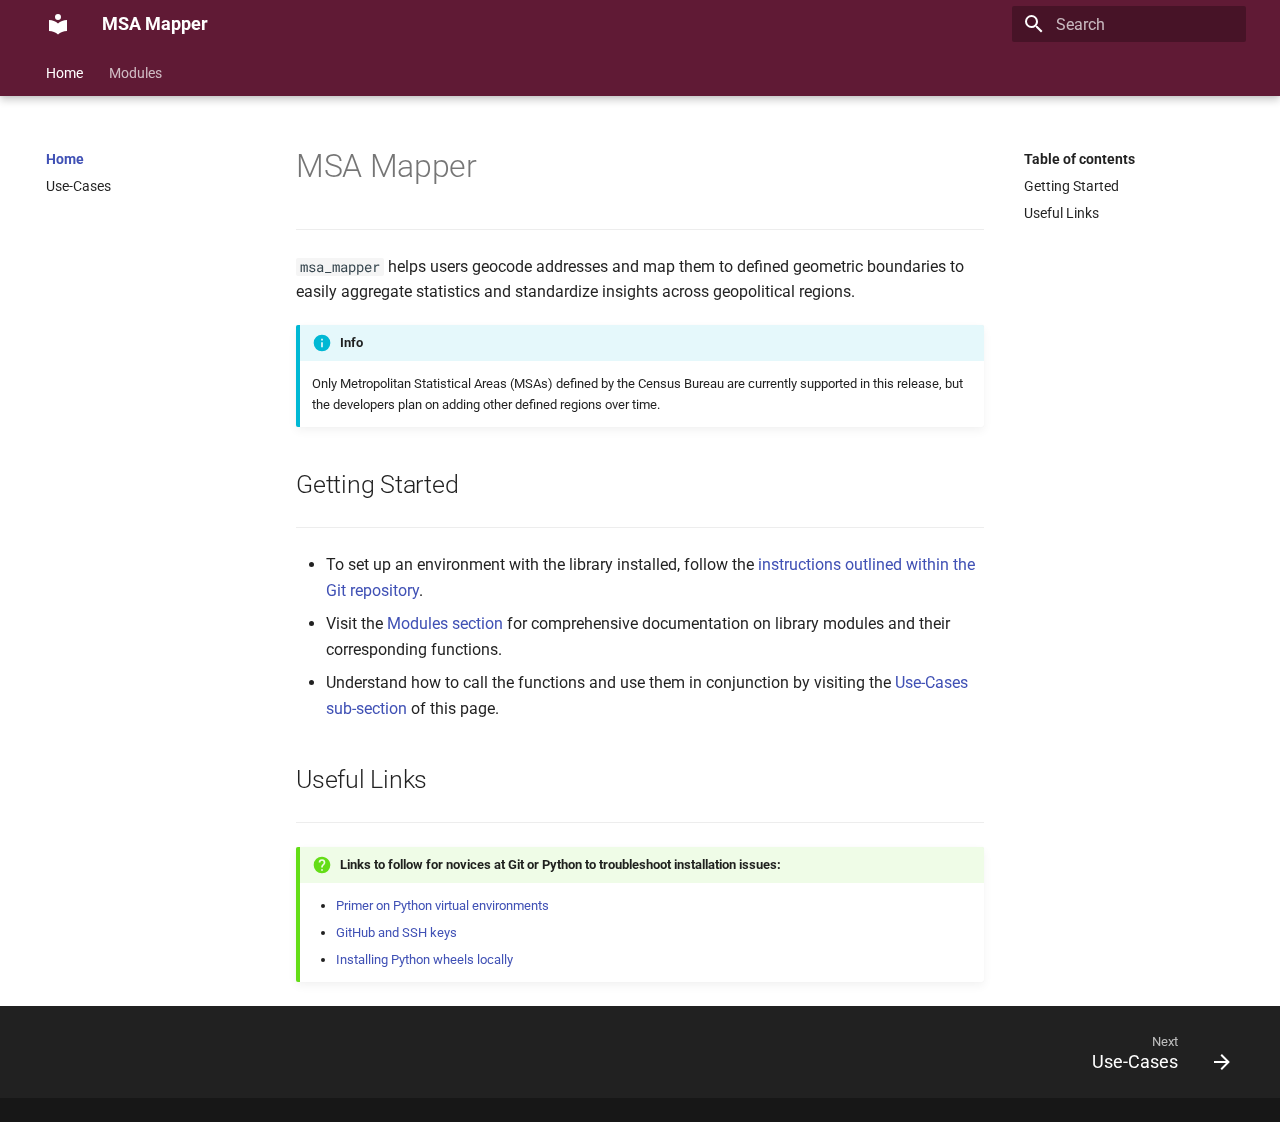
<file: index.html>
<!doctype html>
<html lang="en" class="no-js">
  <head>
    
      <meta charset="utf-8">
      <meta name="viewport" content="width=device-width,initial-scale=1">
      
      
      
      <link rel="icon" href="assets/images/favicon.png">
      <meta name="generator" content="mkdocs-1.3.0, mkdocs-material-8.3.8">
    
    
      
        <title>Home - MSA Mapper</title>
      
    
    
      <link rel="stylesheet" href="assets/stylesheets/main.1d29e8d0.min.css">
      
        
        <link rel="stylesheet" href="assets/stylesheets/palette.cbb835fc.min.css">
        
      
      
    
    
    
      
        
        
        <link rel="preconnect" href="https://fonts.gstatic.com" crossorigin>
        <link rel="stylesheet" href="https://fonts.googleapis.com/css?family=Roboto:300,300i,400,400i,700,700i%7CRoboto+Mono:400,400i,700,700i&display=fallback">
        <style>:root{--md-text-font:"Roboto";--md-code-font:"Roboto Mono"}</style>
      
    
    
      <link rel="stylesheet" href="assets/_mkdocstrings.css">
    
      <link rel="stylesheet" href="assets/extra.css">
    
    <script>__md_scope=new URL(".",location),__md_get=(e,_=localStorage,t=__md_scope)=>JSON.parse(_.getItem(t.pathname+"."+e)),__md_set=(e,_,t=localStorage,a=__md_scope)=>{try{t.setItem(a.pathname+"."+e,JSON.stringify(_))}catch(e){}}</script>
    
      

    
    
  </head>
  
  
    
    
    
    
    
    <body dir="ltr" data-md-color-scheme="" data-md-color-primary="none" data-md-color-accent="none">
  
    
    
    <input class="md-toggle" data-md-toggle="drawer" type="checkbox" id="__drawer" autocomplete="off">
    <input class="md-toggle" data-md-toggle="search" type="checkbox" id="__search" autocomplete="off">
    <label class="md-overlay" for="__drawer"></label>
    <div data-md-component="skip">
      
        
        <a href="#msa-mapper" class="md-skip">
          Skip to content
        </a>
      
    </div>
    <div data-md-component="announce">
      
    </div>
    
    
      

  

<header class="md-header md-header--lifted" data-md-component="header">
  <nav class="md-header__inner md-grid" aria-label="Header">
    <a href="." title="MSA Mapper" class="md-header__button md-logo" aria-label="MSA Mapper" data-md-component="logo">
      
  
  <svg xmlns="http://www.w3.org/2000/svg" viewBox="0 0 24 24"><path d="M12 8a3 3 0 0 0 3-3 3 3 0 0 0-3-3 3 3 0 0 0-3 3 3 3 0 0 0 3 3m0 3.54C9.64 9.35 6.5 8 3 8v11c3.5 0 6.64 1.35 9 3.54 2.36-2.19 5.5-3.54 9-3.54V8c-3.5 0-6.64 1.35-9 3.54Z"/></svg>

    </a>
    <label class="md-header__button md-icon" for="__drawer">
      <svg xmlns="http://www.w3.org/2000/svg" viewBox="0 0 24 24"><path d="M3 6h18v2H3V6m0 5h18v2H3v-2m0 5h18v2H3v-2Z"/></svg>
    </label>
    <div class="md-header__title" data-md-component="header-title">
      <div class="md-header__ellipsis">
        <div class="md-header__topic">
          <span class="md-ellipsis">
            MSA Mapper
          </span>
        </div>
        <div class="md-header__topic" data-md-component="header-topic">
          <span class="md-ellipsis">
            
              Home
            
          </span>
        </div>
      </div>
    </div>
    
    
    
      <label class="md-header__button md-icon" for="__search">
        <svg xmlns="http://www.w3.org/2000/svg" viewBox="0 0 24 24"><path d="M9.5 3A6.5 6.5 0 0 1 16 9.5c0 1.61-.59 3.09-1.56 4.23l.27.27h.79l5 5-1.5 1.5-5-5v-.79l-.27-.27A6.516 6.516 0 0 1 9.5 16 6.5 6.5 0 0 1 3 9.5 6.5 6.5 0 0 1 9.5 3m0 2C7 5 5 7 5 9.5S7 14 9.5 14 14 12 14 9.5 12 5 9.5 5Z"/></svg>
      </label>
      <div class="md-search" data-md-component="search" role="dialog">
  <label class="md-search__overlay" for="__search"></label>
  <div class="md-search__inner" role="search">
    <form class="md-search__form" name="search">
      <input type="text" class="md-search__input" name="query" aria-label="Search" placeholder="Search" autocapitalize="off" autocorrect="off" autocomplete="off" spellcheck="false" data-md-component="search-query" required>
      <label class="md-search__icon md-icon" for="__search">
        <svg xmlns="http://www.w3.org/2000/svg" viewBox="0 0 24 24"><path d="M9.5 3A6.5 6.5 0 0 1 16 9.5c0 1.61-.59 3.09-1.56 4.23l.27.27h.79l5 5-1.5 1.5-5-5v-.79l-.27-.27A6.516 6.516 0 0 1 9.5 16 6.5 6.5 0 0 1 3 9.5 6.5 6.5 0 0 1 9.5 3m0 2C7 5 5 7 5 9.5S7 14 9.5 14 14 12 14 9.5 12 5 9.5 5Z"/></svg>
        <svg xmlns="http://www.w3.org/2000/svg" viewBox="0 0 24 24"><path d="M20 11v2H8l5.5 5.5-1.42 1.42L4.16 12l7.92-7.92L13.5 5.5 8 11h12Z"/></svg>
      </label>
      <nav class="md-search__options" aria-label="Search">
        
          <a href="javascript:void(0)" class="md-search__icon md-icon" aria-label="Share" data-clipboard data-clipboard-text="" data-md-component="search-share" tabindex="-1">
            <svg xmlns="http://www.w3.org/2000/svg" viewBox="0 0 24 24"><path d="M18 16.08c-.76 0-1.44.3-1.96.77L8.91 12.7c.05-.23.09-.46.09-.7 0-.24-.04-.47-.09-.7l7.05-4.11c.54.5 1.25.81 2.04.81a3 3 0 0 0 3-3 3 3 0 0 0-3-3 3 3 0 0 0-3 3c0 .24.04.47.09.7L8.04 9.81C7.5 9.31 6.79 9 6 9a3 3 0 0 0-3 3 3 3 0 0 0 3 3c.79 0 1.5-.31 2.04-.81l7.12 4.15c-.05.21-.08.43-.08.66 0 1.61 1.31 2.91 2.92 2.91 1.61 0 2.92-1.3 2.92-2.91A2.92 2.92 0 0 0 18 16.08Z"/></svg>
          </a>
        
        <button type="reset" class="md-search__icon md-icon" aria-label="Clear" tabindex="-1">
          <svg xmlns="http://www.w3.org/2000/svg" viewBox="0 0 24 24"><path d="M19 6.41 17.59 5 12 10.59 6.41 5 5 6.41 10.59 12 5 17.59 6.41 19 12 13.41 17.59 19 19 17.59 13.41 12 19 6.41Z"/></svg>
        </button>
      </nav>
      
        <div class="md-search__suggest" data-md-component="search-suggest"></div>
      
    </form>
    <div class="md-search__output">
      <div class="md-search__scrollwrap" data-md-scrollfix>
        <div class="md-search-result" data-md-component="search-result">
          <div class="md-search-result__meta">
            Initializing search
          </div>
          <ol class="md-search-result__list"></ol>
        </div>
      </div>
    </div>
  </div>
</div>
    
    
  </nav>
  
    
      
<nav class="md-tabs" aria-label="Tabs" data-md-component="tabs">
  <div class="md-tabs__inner md-grid">
    <ul class="md-tabs__list">
      
        
  
  
    
  


  
  
  
    <li class="md-tabs__item">
      <a href="." class="md-tabs__link md-tabs__link--active">
        Home
      </a>
    </li>
  

      
        
  
  


  
  
  
    <li class="md-tabs__item">
      <a href="modules/geocoder/" class="md-tabs__link">
        Modules
      </a>
    </li>
  

      
    </ul>
  </div>
</nav>
    
  
</header>
    
    <div class="md-container" data-md-component="container">
      
      
        
      
      <main class="md-main" data-md-component="main">
        <div class="md-main__inner md-grid">
          
            
              
              <div class="md-sidebar md-sidebar--primary" data-md-component="sidebar" data-md-type="navigation" >
                <div class="md-sidebar__scrollwrap">
                  <div class="md-sidebar__inner">
                    

  


<nav class="md-nav md-nav--primary md-nav--lifted" aria-label="Navigation" data-md-level="0">
  <label class="md-nav__title" for="__drawer">
    <a href="." title="MSA Mapper" class="md-nav__button md-logo" aria-label="MSA Mapper" data-md-component="logo">
      
  
  <svg xmlns="http://www.w3.org/2000/svg" viewBox="0 0 24 24"><path d="M12 8a3 3 0 0 0 3-3 3 3 0 0 0-3-3 3 3 0 0 0-3 3 3 3 0 0 0 3 3m0 3.54C9.64 9.35 6.5 8 3 8v11c3.5 0 6.64 1.35 9 3.54 2.36-2.19 5.5-3.54 9-3.54V8c-3.5 0-6.64 1.35-9 3.54Z"/></svg>

    </a>
    MSA Mapper
  </label>
  
  <ul class="md-nav__list" data-md-scrollfix>
    
      
      
      

  
  
    
  
  
    
    <li class="md-nav__item md-nav__item--active md-nav__item--nested">
      
      
        <input class="md-nav__toggle md-toggle" data-md-toggle="__nav_1" type="checkbox" id="__nav_1" checked>
      
      
      
        
          
            
          
        
          
        
      
      
        
        
        <div class="md-nav__link md-nav__link--index md-nav__link--active">
          <a href=".">Home</a>
          
            <label for="__nav_1">
              <span class="md-nav__icon md-icon"></span>
            </label>
          
        </div>
      
      <nav class="md-nav" aria-label="Home" data-md-level="1">
        <label class="md-nav__title" for="__nav_1">
          <span class="md-nav__icon md-icon"></span>
          Home
        </label>
        <ul class="md-nav__list" data-md-scrollfix>
          
            
          
            
              
  
  
  
    <li class="md-nav__item">
      <a href="home/use_cases/" class="md-nav__link">
        Use-Cases
      </a>
    </li>
  

            
          
        </ul>
      </nav>
    </li>
  

    
      
      
      

  
  
  
    
    <li class="md-nav__item md-nav__item--nested">
      
      
        <input class="md-nav__toggle md-toggle" data-md-toggle="__nav_2" type="checkbox" id="__nav_2" >
      
      
      
        
          
        
          
        
      
      
        <label class="md-nav__link" for="__nav_2">
          Modules
          <span class="md-nav__icon md-icon"></span>
        </label>
      
      <nav class="md-nav" aria-label="Modules" data-md-level="1">
        <label class="md-nav__title" for="__nav_2">
          <span class="md-nav__icon md-icon"></span>
          Modules
        </label>
        <ul class="md-nav__list" data-md-scrollfix>
          
            
              
  
  
  
    <li class="md-nav__item">
      <a href="modules/geocoder/" class="md-nav__link">
        Geographic Decoder
      </a>
    </li>
  

            
          
            
              
  
  
  
    <li class="md-nav__item">
      <a href="modules/census_msa/" class="md-nav__link">
        Census MSA Mapping
      </a>
    </li>
  

            
          
        </ul>
      </nav>
    </li>
  

    
  </ul>
</nav>
                  </div>
                </div>
              </div>
            
            
              
              <div class="md-sidebar md-sidebar--secondary" data-md-component="sidebar" data-md-type="toc" >
                <div class="md-sidebar__scrollwrap">
                  <div class="md-sidebar__inner">
                    

<nav class="md-nav md-nav--secondary" aria-label="Table of contents">
  
  
  
    
  
  
    <label class="md-nav__title" for="__toc">
      <span class="md-nav__icon md-icon"></span>
      Table of contents
    </label>
    <ul class="md-nav__list" data-md-component="toc" data-md-scrollfix>
      
        <li class="md-nav__item">
  <a href="#getting-started" class="md-nav__link">
    Getting Started
  </a>
  
</li>
      
        <li class="md-nav__item">
  <a href="#useful-links" class="md-nav__link">
    Useful Links
  </a>
  
</li>
      
    </ul>
  
</nav>
                  </div>
                </div>
              </div>
            
          
          <div class="md-content" data-md-component="content">
            <article class="md-content__inner md-typeset">
              
                


<h1 id="msa-mapper">MSA Mapper<a class="headerlink" href="#msa-mapper" title="Permanent link">&para;</a></h1>
<hr />
<p><code>msa_mapper</code> helps users geocode addresses and map them to defined geometric boundaries to easily aggregate statistics and standardize insights across geopolitical regions.</p>
<div class="admonition info">
<p class="admonition-title">Info</p>
<p>Only Metropolitan Statistical Areas (MSAs) defined by the Census Bureau are currently supported in this release, but the developers plan on adding other defined regions over time.</p>
</div>
<h2 id="getting-started">Getting Started<a class="headerlink" href="#getting-started" title="Permanent link">&para;</a></h2>
<hr />
<ul>
<li>To set up an environment with the library installed, follow the <a href="https://github.com/Ealameda31/msa-mapper/blob/master/README.md">instructions outlined within the Git repository</a>. </li>
<li>Visit the <a href="modules/geocoder/">Modules section</a> for comprehensive documentation on library modules and their corresponding functions.</li>
<li>Understand how to call the functions and use them in conjunction by visiting the <a href="home/use_cases/">Use-Cases sub-section</a> of this page. </li>
</ul>
<h2 id="useful-links">Useful Links<a class="headerlink" href="#useful-links" title="Permanent link">&para;</a></h2>
<hr />
<div class="admonition help">
<p class="admonition-title">Links to follow for novices at Git or Python to troubleshoot installation issues:</p>
<ul>
<li><a href="https://docs.python.org/3/library/venv.html">Primer on Python virtual environments</a></li>
<li><a href="https://docs.github.com/en/authentication/connecting-to-github-with-ssh">GitHub and SSH keys</a></li>
<li><a href="https://stackoverflow.com/questions/28002897/wheel-file-installation">Installing Python wheels locally</a></li>
</ul>
</div>

              
            </article>
            
          </div>
        </div>
        
          <a href="#" class="md-top md-icon" data-md-component="top" hidden>
            <svg xmlns="http://www.w3.org/2000/svg" viewBox="0 0 24 24"><path d="M13 20h-2V8l-5.5 5.5-1.42-1.42L12 4.16l7.92 7.92-1.42 1.42L13 8v12Z"/></svg>
            Back to top
          </a>
        
      </main>
      
        <footer class="md-footer">
  
    
    <nav class="md-footer__inner md-grid" aria-label="Footer" >
      
      
        
        <a href="home/use_cases/" class="md-footer__link md-footer__link--next" aria-label="Next: Use-Cases" rel="next">
          <div class="md-footer__title">
            <div class="md-ellipsis">
              <span class="md-footer__direction">
                Next
              </span>
              Use-Cases
            </div>
          </div>
          <div class="md-footer__button md-icon">
            <svg xmlns="http://www.w3.org/2000/svg" viewBox="0 0 24 24"><path d="M4 11v2h12l-5.5 5.5 1.42 1.42L19.84 12l-7.92-7.92L10.5 5.5 16 11H4Z"/></svg>
          </div>
        </a>
      
    </nav>
  
  <div class="md-footer-meta md-typeset">
    <div class="md-footer-meta__inner md-grid">
      <div class="md-copyright">
  
  
</div>
      
    </div>
  </div>
</footer>
      
    </div>
    <div class="md-dialog" data-md-component="dialog">
      <div class="md-dialog__inner md-typeset"></div>
    </div>
    <script id="__config" type="application/json">{"base": ".", "features": ["navigation.indexes", "navigation.tabs", "navigation.tabs.sticky", "navigation.top", "navigation.tracking", "search.highlight", "search.share", "search.suggest"], "search": "assets/javascripts/workers/search.b97dbffb.min.js", "translations": {"clipboard.copied": "Copied to clipboard", "clipboard.copy": "Copy to clipboard", "search.config.lang": "en", "search.config.pipeline": "trimmer, stopWordFilter", "search.config.separator": "[\\s\\-]+", "search.placeholder": "Search", "search.result.more.one": "1 more on this page", "search.result.more.other": "# more on this page", "search.result.none": "No matching documents", "search.result.one": "1 matching document", "search.result.other": "# matching documents", "search.result.placeholder": "Type to start searching", "search.result.term.missing": "Missing", "select.version.title": "Select version"}}</script>
    
    
      <script src="assets/javascripts/bundle.0238f547.min.js"></script>
      
    
  </body>
</html>
</file>
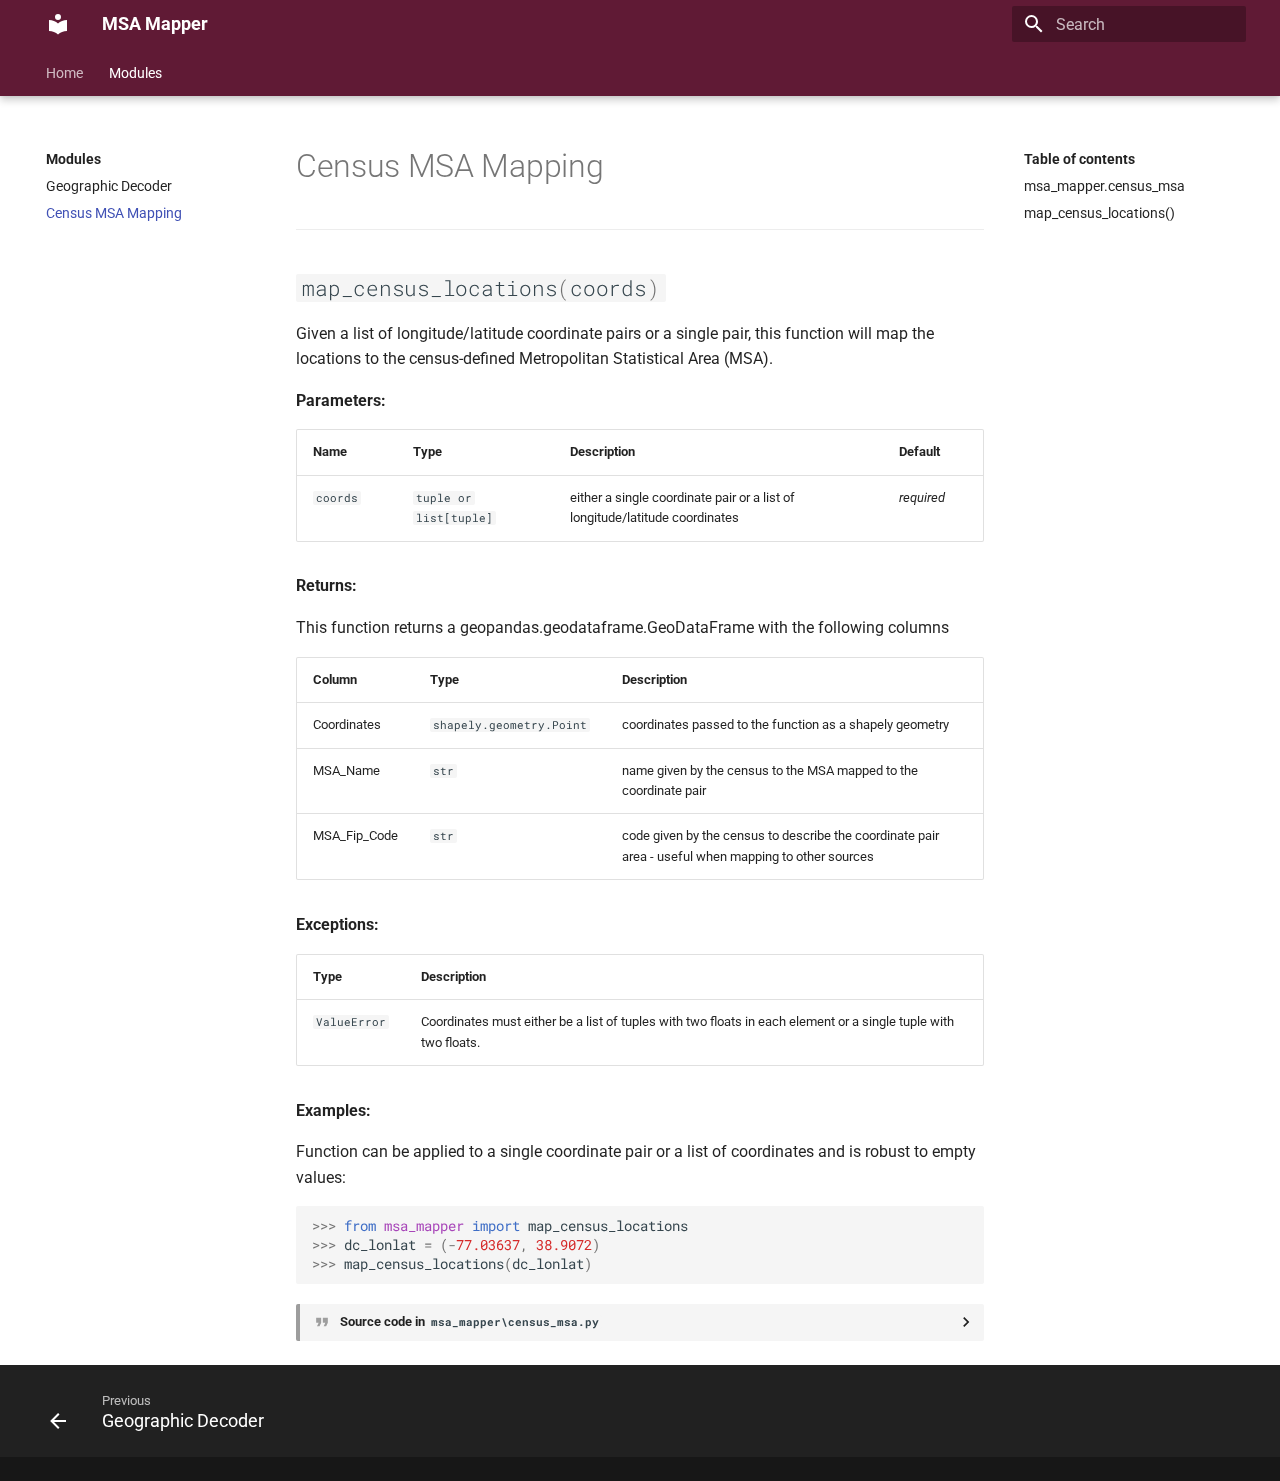
<file: modules/census_msa/index.html>
<!doctype html>
<html lang="en" class="no-js">
  <head>
    
      <meta charset="utf-8">
      <meta name="viewport" content="width=device-width,initial-scale=1">
      
      
      
      <link rel="icon" href="../../assets/images/favicon.png">
      <meta name="generator" content="mkdocs-1.3.0, mkdocs-material-8.3.8">
    
    
      
        <title>Census MSA Mapping - MSA Mapper</title>
      
    
    
      <link rel="stylesheet" href="../../assets/stylesheets/main.1d29e8d0.min.css">
      
        
        <link rel="stylesheet" href="../../assets/stylesheets/palette.cbb835fc.min.css">
        
      
      
    
    
    
      
        
        
        <link rel="preconnect" href="https://fonts.gstatic.com" crossorigin>
        <link rel="stylesheet" href="https://fonts.googleapis.com/css?family=Roboto:300,300i,400,400i,700,700i%7CRoboto+Mono:400,400i,700,700i&display=fallback">
        <style>:root{--md-text-font:"Roboto";--md-code-font:"Roboto Mono"}</style>
      
    
    
      <link rel="stylesheet" href="../../assets/_mkdocstrings.css">
    
      <link rel="stylesheet" href="../../assets/extra.css">
    
    <script>__md_scope=new URL("../..",location),__md_get=(e,_=localStorage,t=__md_scope)=>JSON.parse(_.getItem(t.pathname+"."+e)),__md_set=(e,_,t=localStorage,a=__md_scope)=>{try{t.setItem(a.pathname+"."+e,JSON.stringify(_))}catch(e){}}</script>
    
      

    
    
  </head>
  
  
    
    
    
    
    
    <body dir="ltr" data-md-color-scheme="" data-md-color-primary="none" data-md-color-accent="none">
  
    
    
    <input class="md-toggle" data-md-toggle="drawer" type="checkbox" id="__drawer" autocomplete="off">
    <input class="md-toggle" data-md-toggle="search" type="checkbox" id="__search" autocomplete="off">
    <label class="md-overlay" for="__drawer"></label>
    <div data-md-component="skip">
      
        
        <a href="#census-msa-mapping" class="md-skip">
          Skip to content
        </a>
      
    </div>
    <div data-md-component="announce">
      
    </div>
    
    
      

  

<header class="md-header md-header--lifted" data-md-component="header">
  <nav class="md-header__inner md-grid" aria-label="Header">
    <a href="../.." title="MSA Mapper" class="md-header__button md-logo" aria-label="MSA Mapper" data-md-component="logo">
      
  
  <svg xmlns="http://www.w3.org/2000/svg" viewBox="0 0 24 24"><path d="M12 8a3 3 0 0 0 3-3 3 3 0 0 0-3-3 3 3 0 0 0-3 3 3 3 0 0 0 3 3m0 3.54C9.64 9.35 6.5 8 3 8v11c3.5 0 6.64 1.35 9 3.54 2.36-2.19 5.5-3.54 9-3.54V8c-3.5 0-6.64 1.35-9 3.54Z"/></svg>

    </a>
    <label class="md-header__button md-icon" for="__drawer">
      <svg xmlns="http://www.w3.org/2000/svg" viewBox="0 0 24 24"><path d="M3 6h18v2H3V6m0 5h18v2H3v-2m0 5h18v2H3v-2Z"/></svg>
    </label>
    <div class="md-header__title" data-md-component="header-title">
      <div class="md-header__ellipsis">
        <div class="md-header__topic">
          <span class="md-ellipsis">
            MSA Mapper
          </span>
        </div>
        <div class="md-header__topic" data-md-component="header-topic">
          <span class="md-ellipsis">
            
              Census MSA Mapping
            
          </span>
        </div>
      </div>
    </div>
    
    
    
      <label class="md-header__button md-icon" for="__search">
        <svg xmlns="http://www.w3.org/2000/svg" viewBox="0 0 24 24"><path d="M9.5 3A6.5 6.5 0 0 1 16 9.5c0 1.61-.59 3.09-1.56 4.23l.27.27h.79l5 5-1.5 1.5-5-5v-.79l-.27-.27A6.516 6.516 0 0 1 9.5 16 6.5 6.5 0 0 1 3 9.5 6.5 6.5 0 0 1 9.5 3m0 2C7 5 5 7 5 9.5S7 14 9.5 14 14 12 14 9.5 12 5 9.5 5Z"/></svg>
      </label>
      <div class="md-search" data-md-component="search" role="dialog">
  <label class="md-search__overlay" for="__search"></label>
  <div class="md-search__inner" role="search">
    <form class="md-search__form" name="search">
      <input type="text" class="md-search__input" name="query" aria-label="Search" placeholder="Search" autocapitalize="off" autocorrect="off" autocomplete="off" spellcheck="false" data-md-component="search-query" required>
      <label class="md-search__icon md-icon" for="__search">
        <svg xmlns="http://www.w3.org/2000/svg" viewBox="0 0 24 24"><path d="M9.5 3A6.5 6.5 0 0 1 16 9.5c0 1.61-.59 3.09-1.56 4.23l.27.27h.79l5 5-1.5 1.5-5-5v-.79l-.27-.27A6.516 6.516 0 0 1 9.5 16 6.5 6.5 0 0 1 3 9.5 6.5 6.5 0 0 1 9.5 3m0 2C7 5 5 7 5 9.5S7 14 9.5 14 14 12 14 9.5 12 5 9.5 5Z"/></svg>
        <svg xmlns="http://www.w3.org/2000/svg" viewBox="0 0 24 24"><path d="M20 11v2H8l5.5 5.5-1.42 1.42L4.16 12l7.92-7.92L13.5 5.5 8 11h12Z"/></svg>
      </label>
      <nav class="md-search__options" aria-label="Search">
        
          <a href="javascript:void(0)" class="md-search__icon md-icon" aria-label="Share" data-clipboard data-clipboard-text="" data-md-component="search-share" tabindex="-1">
            <svg xmlns="http://www.w3.org/2000/svg" viewBox="0 0 24 24"><path d="M18 16.08c-.76 0-1.44.3-1.96.77L8.91 12.7c.05-.23.09-.46.09-.7 0-.24-.04-.47-.09-.7l7.05-4.11c.54.5 1.25.81 2.04.81a3 3 0 0 0 3-3 3 3 0 0 0-3-3 3 3 0 0 0-3 3c0 .24.04.47.09.7L8.04 9.81C7.5 9.31 6.79 9 6 9a3 3 0 0 0-3 3 3 3 0 0 0 3 3c.79 0 1.5-.31 2.04-.81l7.12 4.15c-.05.21-.08.43-.08.66 0 1.61 1.31 2.91 2.92 2.91 1.61 0 2.92-1.3 2.92-2.91A2.92 2.92 0 0 0 18 16.08Z"/></svg>
          </a>
        
        <button type="reset" class="md-search__icon md-icon" aria-label="Clear" tabindex="-1">
          <svg xmlns="http://www.w3.org/2000/svg" viewBox="0 0 24 24"><path d="M19 6.41 17.59 5 12 10.59 6.41 5 5 6.41 10.59 12 5 17.59 6.41 19 12 13.41 17.59 19 19 17.59 13.41 12 19 6.41Z"/></svg>
        </button>
      </nav>
      
        <div class="md-search__suggest" data-md-component="search-suggest"></div>
      
    </form>
    <div class="md-search__output">
      <div class="md-search__scrollwrap" data-md-scrollfix>
        <div class="md-search-result" data-md-component="search-result">
          <div class="md-search-result__meta">
            Initializing search
          </div>
          <ol class="md-search-result__list"></ol>
        </div>
      </div>
    </div>
  </div>
</div>
    
    
  </nav>
  
    
      
<nav class="md-tabs" aria-label="Tabs" data-md-component="tabs">
  <div class="md-tabs__inner md-grid">
    <ul class="md-tabs__list">
      
        
  
  


  
  
  
    <li class="md-tabs__item">
      <a href="../.." class="md-tabs__link">
        Home
      </a>
    </li>
  

      
        
  
  
    
  


  
  
  
    <li class="md-tabs__item">
      <a href="../geocoder/" class="md-tabs__link md-tabs__link--active">
        Modules
      </a>
    </li>
  

      
    </ul>
  </div>
</nav>
    
  
</header>
    
    <div class="md-container" data-md-component="container">
      
      
        
      
      <main class="md-main" data-md-component="main">
        <div class="md-main__inner md-grid">
          
            
              
              <div class="md-sidebar md-sidebar--primary" data-md-component="sidebar" data-md-type="navigation" >
                <div class="md-sidebar__scrollwrap">
                  <div class="md-sidebar__inner">
                    

  


<nav class="md-nav md-nav--primary md-nav--lifted" aria-label="Navigation" data-md-level="0">
  <label class="md-nav__title" for="__drawer">
    <a href="../.." title="MSA Mapper" class="md-nav__button md-logo" aria-label="MSA Mapper" data-md-component="logo">
      
  
  <svg xmlns="http://www.w3.org/2000/svg" viewBox="0 0 24 24"><path d="M12 8a3 3 0 0 0 3-3 3 3 0 0 0-3-3 3 3 0 0 0-3 3 3 3 0 0 0 3 3m0 3.54C9.64 9.35 6.5 8 3 8v11c3.5 0 6.64 1.35 9 3.54 2.36-2.19 5.5-3.54 9-3.54V8c-3.5 0-6.64 1.35-9 3.54Z"/></svg>

    </a>
    MSA Mapper
  </label>
  
  <ul class="md-nav__list" data-md-scrollfix>
    
      
      
      

  
  
  
    
    <li class="md-nav__item md-nav__item--nested">
      
      
        <input class="md-nav__toggle md-toggle" data-md-toggle="__nav_1" type="checkbox" id="__nav_1" >
      
      
      
        
          
            
          
        
          
        
      
      
        
        
        <div class="md-nav__link md-nav__link--index ">
          <a href="../..">Home</a>
          
            <label for="__nav_1">
              <span class="md-nav__icon md-icon"></span>
            </label>
          
        </div>
      
      <nav class="md-nav" aria-label="Home" data-md-level="1">
        <label class="md-nav__title" for="__nav_1">
          <span class="md-nav__icon md-icon"></span>
          Home
        </label>
        <ul class="md-nav__list" data-md-scrollfix>
          
            
          
            
              
  
  
  
    <li class="md-nav__item">
      <a href="../../home/use_cases/" class="md-nav__link">
        Use-Cases
      </a>
    </li>
  

            
          
        </ul>
      </nav>
    </li>
  

    
      
      
      

  
  
    
  
  
    
    <li class="md-nav__item md-nav__item--active md-nav__item--nested">
      
      
        <input class="md-nav__toggle md-toggle" data-md-toggle="__nav_2" type="checkbox" id="__nav_2" checked>
      
      
      
        
          
        
          
        
      
      
        <label class="md-nav__link" for="__nav_2">
          Modules
          <span class="md-nav__icon md-icon"></span>
        </label>
      
      <nav class="md-nav" aria-label="Modules" data-md-level="1">
        <label class="md-nav__title" for="__nav_2">
          <span class="md-nav__icon md-icon"></span>
          Modules
        </label>
        <ul class="md-nav__list" data-md-scrollfix>
          
            
              
  
  
  
    <li class="md-nav__item">
      <a href="../geocoder/" class="md-nav__link">
        Geographic Decoder
      </a>
    </li>
  

            
          
            
              
  
  
    
  
  
    <li class="md-nav__item md-nav__item--active">
      
      <input class="md-nav__toggle md-toggle" data-md-toggle="toc" type="checkbox" id="__toc">
      
      
        
      
      
        <label class="md-nav__link md-nav__link--active" for="__toc">
          Census MSA Mapping
          <span class="md-nav__icon md-icon"></span>
        </label>
      
      <a href="./" class="md-nav__link md-nav__link--active">
        Census MSA Mapping
      </a>
      
        

<nav class="md-nav md-nav--secondary" aria-label="Table of contents">
  
  
  
    
  
  
    <label class="md-nav__title" for="__toc">
      <span class="md-nav__icon md-icon"></span>
      Table of contents
    </label>
    <ul class="md-nav__list" data-md-component="toc" data-md-scrollfix>
      
        <li class="md-nav__item">
  <a href="#msa_mapper.census_msa" class="md-nav__link">
    msa_mapper.census_msa
  </a>
  
</li>
      
        <li class="md-nav__item">
  <a href="#msa_mapper.census_msa.map_census_locations" class="md-nav__link">
    map_census_locations()
  </a>
  
</li>
      
    </ul>
  
</nav>
      
    </li>
  

            
          
        </ul>
      </nav>
    </li>
  

    
  </ul>
</nav>
                  </div>
                </div>
              </div>
            
            
              
              <div class="md-sidebar md-sidebar--secondary" data-md-component="sidebar" data-md-type="toc" >
                <div class="md-sidebar__scrollwrap">
                  <div class="md-sidebar__inner">
                    

<nav class="md-nav md-nav--secondary" aria-label="Table of contents">
  
  
  
    
  
  
    <label class="md-nav__title" for="__toc">
      <span class="md-nav__icon md-icon"></span>
      Table of contents
    </label>
    <ul class="md-nav__list" data-md-component="toc" data-md-scrollfix>
      
        <li class="md-nav__item">
  <a href="#msa_mapper.census_msa" class="md-nav__link">
    msa_mapper.census_msa
  </a>
  
</li>
      
        <li class="md-nav__item">
  <a href="#msa_mapper.census_msa.map_census_locations" class="md-nav__link">
    map_census_locations()
  </a>
  
</li>
      
    </ul>
  
</nav>
                  </div>
                </div>
              </div>
            
          
          <div class="md-content" data-md-component="content">
            <article class="md-content__inner md-typeset">
              
                


<h1 id="census-msa-mapping">Census MSA Mapping<a class="headerlink" href="#census-msa-mapping" title="Permanent link">&para;</a></h1>
<hr />


  <div class="doc doc-object doc-module">

<a id="msa_mapper.census_msa"></a>
    <div class="doc doc-contents first">




  <div class="doc doc-children">










  <div class="doc doc-object doc-function">



<h2 id="msa_mapper.census_msa.map_census_locations" class="doc doc-heading">
<code class="highlight language-python"><span class="n">map_census_locations</span><span class="p">(</span><span class="n">coords</span><span class="p">)</span></code>


<a href="#msa_mapper.census_msa.map_census_locations" class="headerlink" title="Permanent link">&para;</a></h2>

    <div class="doc doc-contents ">

      <p>Given a list of longitude/latitude coordinate pairs or a single pair, this
function will map the locations to the census-defined Metropolitan
Statistical Area (MSA).</p>

<p><strong>Parameters:</strong></p>
<table>
  <thead>
    <tr>
      <th>Name</th>
      <th>Type</th>
      <th>Description</th>
      <th>Default</th>
    </tr>
  </thead>
  <tbody>
      <tr>
        <td><code>coords</code></td>
        <td><code>tuple or list[tuple]</code></td>
        <td><p>either a single coordinate pair
or a list of longitude/latitude coordinates</p></td>
        <td><em>required</em></td>
      </tr>
  </tbody>
</table>      <p><strong>Returns:</strong></p>
<p>This function returns a geopandas.geodataframe.GeoDataFrame with the
following columns</p>
<table>
<thead>
<tr>
<th align="left">Column</th>
<th align="left">Type</th>
<th align="left">Description</th>
</tr>
</thead>
<tbody>
<tr>
<td align="left">Coordinates</td>
<td align="left"><code>shapely.geometry.Point</code></td>
<td align="left">coordinates           passed to the function as a shapely geometry</td>
</tr>
<tr>
<td align="left">MSA_Name</td>
<td align="left"><code>str</code></td>
<td align="left">name given by the census to the MSA mapped to the           coordinate pair</td>
</tr>
<tr>
<td align="left">MSA_Fip_Code</td>
<td align="left"><code>str</code></td>
<td align="left">code given by the census to describe the           coordinate pair area - useful when mapping to other sources</td>
</tr>
</tbody>
</table>

<p><strong>Exceptions:</strong></p>
<table>
  <thead>
    <tr>
      <th>Type</th>
      <th>Description</th>
    </tr>
  </thead>
  <tbody>
      <tr>
        <td><code>ValueError</code></td>
        <td><p>Coordinates must either be a list of tuples with two
floats in each element or a single tuple with two floats.</p></td>
      </tr>
  </tbody>
</table>
<p><strong>Examples:</strong></p>
    <p>Function can be applied to a single coordinate pair or a list of
coordinates and is robust to empty values:</p>
    <div class="highlight"><pre><span></span><code><span class="o">&gt;&gt;&gt;</span> <span class="kn">from</span> <span class="nn">msa_mapper</span> <span class="kn">import</span> <span class="n">map_census_locations</span>
<span class="o">&gt;&gt;&gt;</span> <span class="n">dc_lonlat</span> <span class="o">=</span> <span class="p">(</span><span class="o">-</span><span class="mf">77.03637</span><span class="p">,</span> <span class="mf">38.9072</span><span class="p">)</span>
<span class="o">&gt;&gt;&gt;</span> <span class="n">map_census_locations</span><span class="p">(</span><span class="n">dc_lonlat</span><span class="p">)</span>
</code></pre></div>

        <details class="quote">
          <summary>Source code in <code>msa_mapper\census_msa.py</code></summary>
          <div class="highlight"><pre><span></span><code><span class="k">def</span> <span class="nf">map_census_locations</span><span class="p">(</span><span class="n">coords</span><span class="p">):</span>
    <span class="sd">&quot;&quot;&quot;</span>
<span class="sd">    Given a list of longitude/latitude coordinate pairs or a single pair, this</span>
<span class="sd">    function will map the locations to the census-defined Metropolitan</span>
<span class="sd">    Statistical Area (MSA).</span>

<span class="sd">    Args:</span>
<span class="sd">        coords (tuple or list[tuple]): either a single coordinate pair</span>
<span class="sd">            or a list of longitude/latitude coordinates</span>

<span class="sd">    **Returns:**</span>

<span class="sd">    This function returns a geopandas.geodataframe.GeoDataFrame with the</span>
<span class="sd">    following columns</span>

<span class="sd">      | Column | Type | Description |</span>
<span class="sd">      | :----- | :--- | :---------- |</span>
<span class="sd">      | Coordinates | `shapely.geometry.Point`| coordinates \</span>
<span class="sd">          passed to the function as a shapely geometry |</span>
<span class="sd">      | MSA_Name | `str` | name given by the census to the MSA mapped to the \</span>
<span class="sd">          coordinate pair |</span>
<span class="sd">      | MSA_Fip_Code | `str` | code given by the census to describe the \</span>
<span class="sd">          coordinate pair area - useful when mapping to other sources |</span>

<span class="sd">    Raises:</span>
<span class="sd">        ValueError: Coordinates must either be a list of tuples with two</span>
<span class="sd">            floats in each element or a single tuple with two floats.</span>

<span class="sd">    Examples:</span>
<span class="sd">        Function can be applied to a single coordinate pair or a list of</span>
<span class="sd">        coordinates and is robust to empty values:</span>

<span class="sd">        &gt;&gt;&gt; from msa_mapper import map_census_locations</span>
<span class="sd">        &gt;&gt;&gt; dc_lonlat = (-77.03637, 38.9072)</span>
<span class="sd">        &gt;&gt;&gt; map_census_locations(dc_lonlat)</span>
<span class="sd">    &quot;&quot;&quot;</span>
    <span class="k">assert</span> <span class="p">((</span><span class="nb">isinstance</span><span class="p">(</span><span class="n">coords</span><span class="p">,</span> <span class="nb">list</span><span class="p">)</span>
             <span class="ow">and</span> <span class="nb">all</span><span class="p">(</span><span class="n">x</span> <span class="ow">is</span> <span class="kc">None</span> <span class="ow">or</span> <span class="nb">type</span><span class="p">(</span><span class="n">x</span><span class="p">)</span> <span class="o">==</span> <span class="nb">tuple</span> <span class="k">for</span> <span class="n">x</span> <span class="ow">in</span> <span class="n">coords</span><span class="p">)</span>
             <span class="ow">and</span> <span class="nb">all</span><span class="p">(</span><span class="nb">type</span><span class="p">(</span><span class="n">x</span><span class="p">)</span> <span class="o">==</span> <span class="nb">float</span> <span class="k">for</span> <span class="n">x</span> <span class="ow">in</span>
                     <span class="nb">list</span><span class="p">(</span><span class="n">chain</span><span class="p">(</span><span class="o">*</span><span class="p">[[(</span><span class="n">m</span><span class="p">)</span> <span class="k">for</span> <span class="n">m</span> <span class="ow">in</span> <span class="n">x</span><span class="p">]</span>
                                  <span class="k">for</span> <span class="n">x</span> <span class="ow">in</span> <span class="n">coords</span> <span class="k">if</span> <span class="n">x</span> <span class="ow">is</span> <span class="ow">not</span> <span class="kc">None</span><span class="p">])))</span>
             <span class="ow">and</span> <span class="nb">all</span><span class="p">(</span><span class="n">x</span> <span class="ow">is</span> <span class="kc">None</span> <span class="ow">or</span> <span class="nb">len</span><span class="p">(</span><span class="n">x</span><span class="p">)</span> <span class="o">==</span> <span class="mi">2</span> <span class="k">for</span> <span class="n">x</span> <span class="ow">in</span> <span class="n">coords</span><span class="p">))</span>
            <span class="ow">or</span> <span class="p">(</span><span class="nb">isinstance</span><span class="p">(</span><span class="n">coords</span><span class="p">,</span> <span class="nb">tuple</span><span class="p">)</span>
                <span class="ow">and</span> <span class="nb">all</span><span class="p">(</span><span class="nb">type</span><span class="p">(</span><span class="n">x</span><span class="p">)</span> <span class="o">==</span> <span class="nb">float</span> <span class="k">for</span> <span class="n">x</span> <span class="ow">in</span> <span class="n">coords</span><span class="p">)</span>
                <span class="ow">and</span> <span class="nb">len</span><span class="p">(</span><span class="n">coords</span><span class="p">)</span> <span class="o">==</span> <span class="mi">2</span><span class="p">)),</span> \
        <span class="ne">ValueError</span><span class="p">(</span><span class="s2">&quot;Coordinates must either be a list of tuples with two&quot;</span>
                   <span class="o">+</span> <span class="s2">&quot; floats in each element or a single tuple with two&quot;</span>
                   <span class="o">+</span> <span class="s2">&quot; floats. Example [(0.2, 0.4), (0.5, 0.6)] or&quot;</span>
                   <span class="o">+</span> <span class="s2">&quot; (0.2, 0.4).&quot;</span><span class="p">)</span>

    <span class="n">metdiv_gdf</span> <span class="o">=</span> <span class="n">_get_mapping_files</span><span class="p">(</span><span class="s1">&#39;metdiv&#39;</span><span class="p">)[</span><span class="mi">0</span><span class="p">]</span>
    <span class="n">cbsa_gdf</span><span class="p">,</span> <span class="n">cbsa_crs</span> <span class="o">=</span> <span class="n">_get_mapping_files</span><span class="p">(</span><span class="s1">&#39;cbsa&#39;</span><span class="p">)</span>

    <span class="k">if</span> <span class="nb">type</span><span class="p">(</span><span class="n">coords</span><span class="p">)</span> <span class="o">==</span> <span class="nb">list</span><span class="p">:</span>
        <span class="n">lonlat_gdf_cbsa</span> <span class="o">=</span> <span class="p">(</span>
            <span class="n">gpd</span><span class="o">.</span><span class="n">GeoDataFrame</span><span class="p">({</span><span class="s2">&quot;geometry&quot;</span><span class="p">:</span> <span class="p">[</span><span class="n">Point</span><span class="p">(</span><span class="n">x</span><span class="p">)</span> <span class="k">if</span> <span class="n">x</span> <span class="ow">is</span> <span class="ow">not</span> <span class="kc">None</span> <span class="k">else</span> <span class="kc">None</span>
                                           <span class="k">for</span> <span class="n">x</span> <span class="ow">in</span> <span class="n">coords</span><span class="p">]},</span>
                             <span class="n">crs</span><span class="o">=</span><span class="n">cbsa_crs</span><span class="p">)</span>
        <span class="p">)</span>
    <span class="k">else</span><span class="p">:</span>
        <span class="n">lonlat_gdf_cbsa</span> <span class="o">=</span> <span class="p">(</span>
            <span class="n">gpd</span><span class="o">.</span><span class="n">GeoDataFrame</span><span class="p">({</span><span class="s2">&quot;geometry&quot;</span><span class="p">:</span> <span class="p">[</span><span class="n">Point</span><span class="p">(</span><span class="n">coords</span><span class="p">)]},</span>
                             <span class="n">crs</span><span class="o">=</span><span class="n">cbsa_crs</span><span class="p">)</span>
        <span class="p">)</span>

    <span class="n">subset_metdiv</span> <span class="o">=</span> <span class="n">metdiv_gdf</span><span class="p">[[</span><span class="s2">&quot;geometry&quot;</span><span class="p">,</span> <span class="s2">&quot;NAME&quot;</span><span class="p">,</span> <span class="s2">&quot;METDIVFP&quot;</span><span class="p">,</span> <span class="s2">&quot;CBSAFP&quot;</span><span class="p">]]</span>
    <span class="n">subset_cbsa</span> <span class="o">=</span> <span class="n">cbsa_gdf</span><span class="p">[[</span><span class="s2">&quot;geometry&quot;</span><span class="p">,</span> <span class="s2">&quot;NAME&quot;</span><span class="p">,</span> <span class="s2">&quot;CBSAFP&quot;</span><span class="p">]]</span>

    <span class="n">lonlat_metdiv_joined</span> <span class="o">=</span> <span class="p">(</span>
        <span class="n">gpd</span><span class="o">.</span><span class="n">sjoin</span><span class="p">(</span><span class="n">lonlat_gdf_cbsa</span><span class="p">,</span>
                  <span class="n">subset_metdiv</span><span class="p">,</span>
                  <span class="n">how</span><span class="o">=</span><span class="s1">&#39;left&#39;</span><span class="p">,</span>
                  <span class="n">predicate</span><span class="o">=</span><span class="s1">&#39;within&#39;</span><span class="p">)</span>
        <span class="o">.</span><span class="n">drop</span><span class="p">(</span><span class="s2">&quot;index_right&quot;</span><span class="p">,</span> <span class="n">axis</span><span class="o">=</span><span class="mi">1</span><span class="p">)</span>
    <span class="p">)</span>

    <span class="n">all_joined</span> <span class="o">=</span> <span class="p">(</span>
        <span class="n">gpd</span><span class="o">.</span><span class="n">sjoin</span><span class="p">(</span><span class="n">lonlat_metdiv_joined</span><span class="p">,</span>
                  <span class="n">subset_cbsa</span><span class="p">,</span>
                  <span class="n">how</span><span class="o">=</span><span class="s1">&#39;left&#39;</span><span class="p">,</span>
                  <span class="n">predicate</span><span class="o">=</span><span class="s1">&#39;within&#39;</span><span class="p">)</span>
        <span class="o">.</span><span class="n">drop</span><span class="p">(</span><span class="s2">&quot;index_right&quot;</span><span class="p">,</span> <span class="n">axis</span><span class="o">=</span><span class="mi">1</span><span class="p">)</span>
    <span class="p">)</span>

    <span class="n">all_joined</span><span class="p">[</span><span class="s2">&quot;MSA_Name&quot;</span><span class="p">]</span> <span class="o">=</span> <span class="p">(</span>
        <span class="n">np</span><span class="o">.</span><span class="n">select</span><span class="p">(</span>
            <span class="p">[(</span><span class="n">all_joined</span><span class="p">[</span><span class="s2">&quot;NAME_left&quot;</span><span class="p">]</span><span class="o">.</span><span class="n">notnull</span><span class="p">()),</span>
             <span class="p">(</span><span class="n">all_joined</span><span class="p">[</span><span class="s2">&quot;NAME_left&quot;</span><span class="p">]</span><span class="o">.</span><span class="n">isnull</span><span class="p">())],</span>
            <span class="p">[(</span><span class="n">all_joined</span><span class="p">[</span><span class="s2">&quot;NAME_left&quot;</span><span class="p">]),</span>
             <span class="p">(</span><span class="n">all_joined</span><span class="p">[</span><span class="s2">&quot;NAME_right&quot;</span><span class="p">])])</span>
    <span class="p">)</span>

    <span class="n">all_joined</span><span class="p">[</span><span class="s2">&quot;MSA_Fip_Code&quot;</span><span class="p">]</span> <span class="o">=</span> <span class="p">(</span>
        <span class="n">np</span><span class="o">.</span><span class="n">select</span><span class="p">(</span>
            <span class="p">[(</span><span class="n">all_joined</span><span class="p">[</span><span class="s2">&quot;METDIVFP&quot;</span><span class="p">]</span><span class="o">.</span><span class="n">notnull</span><span class="p">()),</span>
             <span class="p">(</span><span class="n">all_joined</span><span class="p">[</span><span class="s2">&quot;METDIVFP&quot;</span><span class="p">]</span><span class="o">.</span><span class="n">isnull</span><span class="p">())],</span>
            <span class="p">[(</span><span class="n">all_joined</span><span class="p">[</span><span class="s2">&quot;METDIVFP&quot;</span><span class="p">]),</span>
             <span class="p">(</span><span class="n">all_joined</span><span class="p">[</span><span class="s2">&quot;CBSAFP_right&quot;</span><span class="p">])])</span>
    <span class="p">)</span>

    <span class="n">all_joined</span> <span class="o">=</span> <span class="p">(</span>
        <span class="n">all_joined</span><span class="p">[[</span><span class="s2">&quot;geometry&quot;</span><span class="p">,</span> <span class="s2">&quot;MSA_Name&quot;</span><span class="p">,</span> <span class="s2">&quot;MSA_Fip_Code&quot;</span><span class="p">]]</span>
        <span class="o">.</span><span class="n">rename</span><span class="p">(</span><span class="n">columns</span><span class="o">=</span><span class="p">{</span><span class="s2">&quot;geometry&quot;</span><span class="p">:</span> <span class="s2">&quot;Coordinates&quot;</span><span class="p">})</span>
    <span class="p">)</span>

    <span class="k">return</span> <span class="n">all_joined</span>
</code></pre></div>
        </details>
    </div>

  </div>






  </div>

    </div>

  </div>

              
            </article>
            
          </div>
        </div>
        
          <a href="#" class="md-top md-icon" data-md-component="top" hidden>
            <svg xmlns="http://www.w3.org/2000/svg" viewBox="0 0 24 24"><path d="M13 20h-2V8l-5.5 5.5-1.42-1.42L12 4.16l7.92 7.92-1.42 1.42L13 8v12Z"/></svg>
            Back to top
          </a>
        
      </main>
      
        <footer class="md-footer">
  
    
    <nav class="md-footer__inner md-grid" aria-label="Footer" >
      
        
        <a href="../geocoder/" class="md-footer__link md-footer__link--prev" aria-label="Previous: Geographic Decoder" rel="prev">
          <div class="md-footer__button md-icon">
            <svg xmlns="http://www.w3.org/2000/svg" viewBox="0 0 24 24"><path d="M20 11v2H8l5.5 5.5-1.42 1.42L4.16 12l7.92-7.92L13.5 5.5 8 11h12Z"/></svg>
          </div>
          <div class="md-footer__title">
            <div class="md-ellipsis">
              <span class="md-footer__direction">
                Previous
              </span>
              Geographic Decoder
            </div>
          </div>
        </a>
      
      
    </nav>
  
  <div class="md-footer-meta md-typeset">
    <div class="md-footer-meta__inner md-grid">
      <div class="md-copyright">
  
  
</div>
      
    </div>
  </div>
</footer>
      
    </div>
    <div class="md-dialog" data-md-component="dialog">
      <div class="md-dialog__inner md-typeset"></div>
    </div>
    <script id="__config" type="application/json">{"base": "../..", "features": ["navigation.indexes", "navigation.tabs", "navigation.tabs.sticky", "navigation.top", "navigation.tracking", "search.highlight", "search.share", "search.suggest"], "search": "../../assets/javascripts/workers/search.b97dbffb.min.js", "translations": {"clipboard.copied": "Copied to clipboard", "clipboard.copy": "Copy to clipboard", "search.config.lang": "en", "search.config.pipeline": "trimmer, stopWordFilter", "search.config.separator": "[\\s\\-]+", "search.placeholder": "Search", "search.result.more.one": "1 more on this page", "search.result.more.other": "# more on this page", "search.result.none": "No matching documents", "search.result.one": "1 matching document", "search.result.other": "# matching documents", "search.result.placeholder": "Type to start searching", "search.result.term.missing": "Missing", "select.version.title": "Select version"}}</script>
    
    
      <script src="../../assets/javascripts/bundle.0238f547.min.js"></script>
      
    
  </body>
</html>
</file>
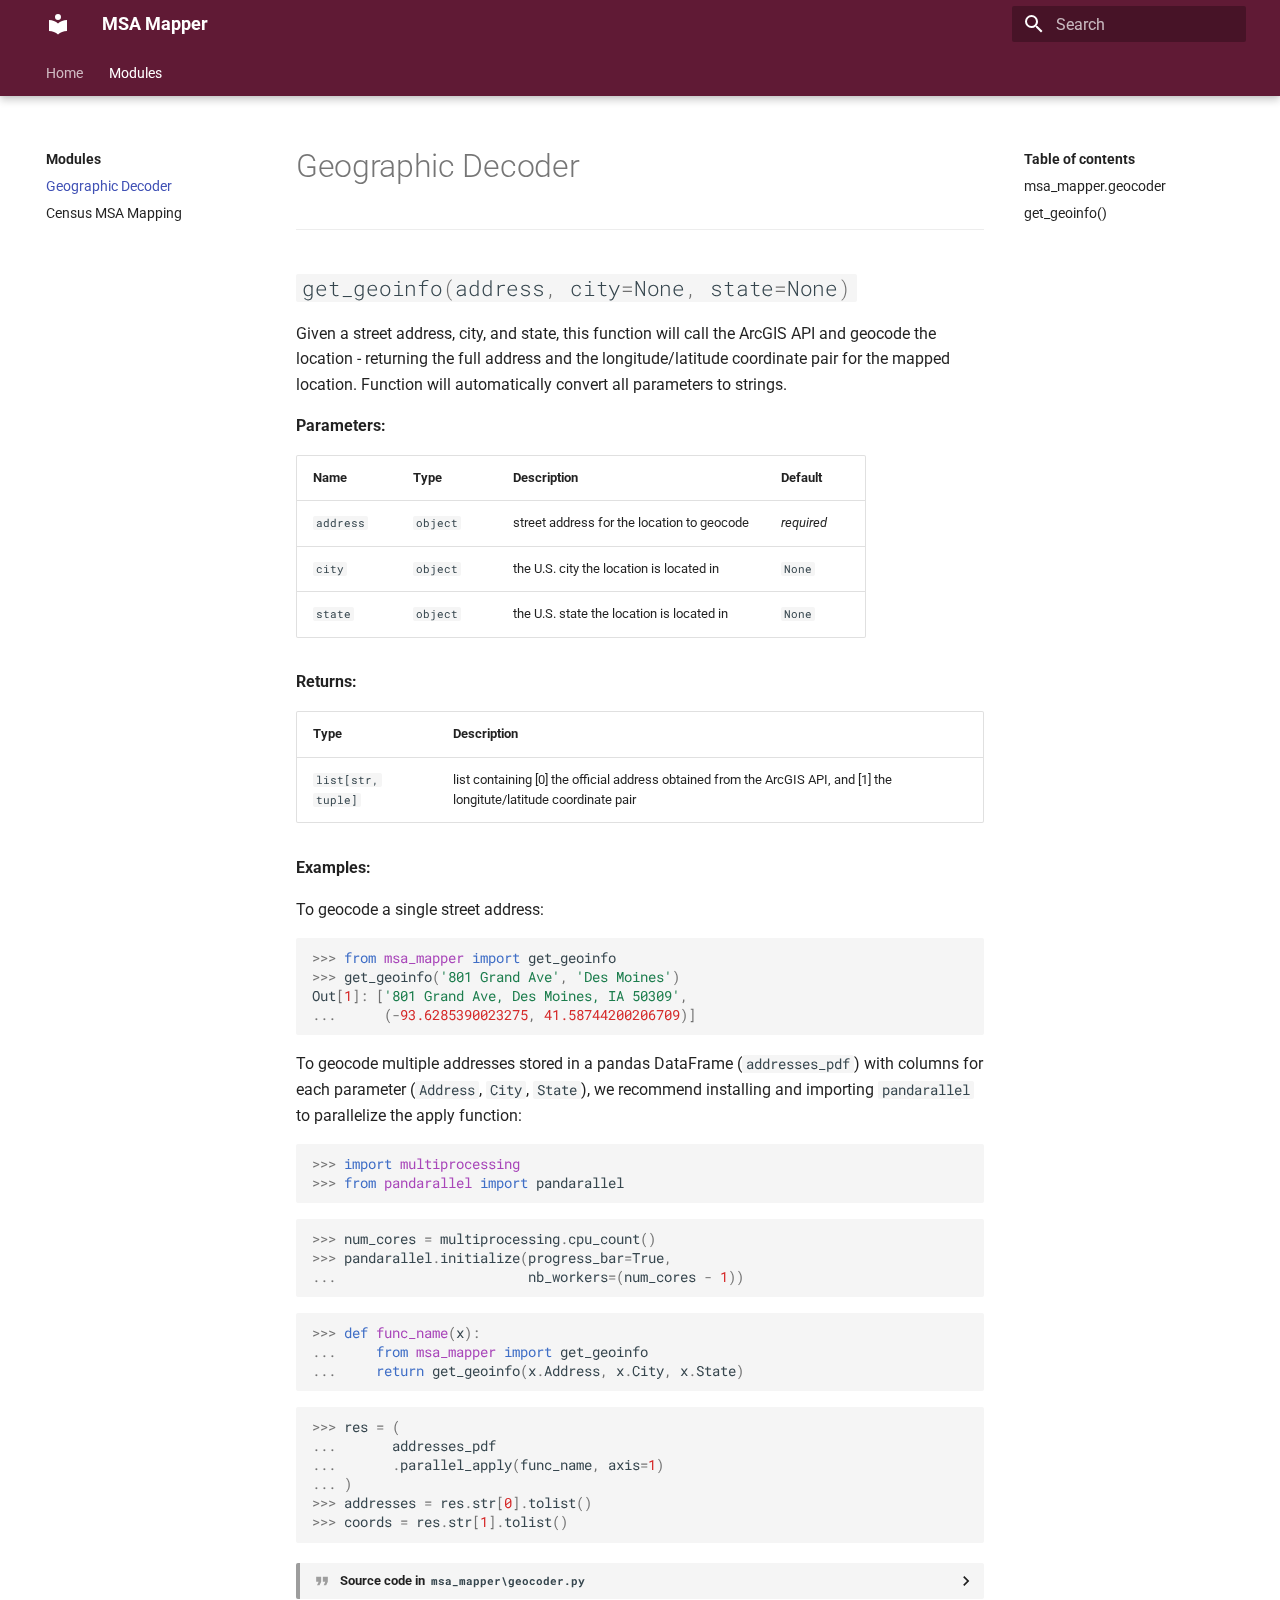
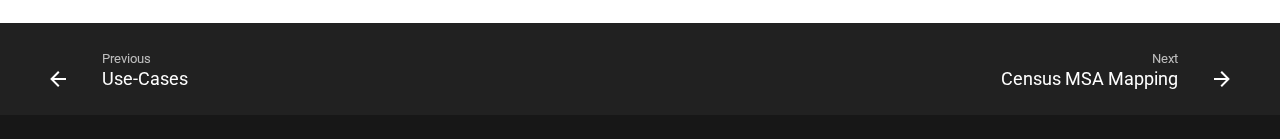
<file: modules/geocoder/index.html>
<!doctype html>
<html lang="en" class="no-js">
  <head>
    
      <meta charset="utf-8">
      <meta name="viewport" content="width=device-width,initial-scale=1">
      
      
      
      <link rel="icon" href="../../assets/images/favicon.png">
      <meta name="generator" content="mkdocs-1.3.0, mkdocs-material-8.3.8">
    
    
      
        <title>Geographic Decoder - MSA Mapper</title>
      
    
    
      <link rel="stylesheet" href="../../assets/stylesheets/main.1d29e8d0.min.css">
      
        
        <link rel="stylesheet" href="../../assets/stylesheets/palette.cbb835fc.min.css">
        
      
      
    
    
    
      
        
        
        <link rel="preconnect" href="https://fonts.gstatic.com" crossorigin>
        <link rel="stylesheet" href="https://fonts.googleapis.com/css?family=Roboto:300,300i,400,400i,700,700i%7CRoboto+Mono:400,400i,700,700i&display=fallback">
        <style>:root{--md-text-font:"Roboto";--md-code-font:"Roboto Mono"}</style>
      
    
    
      <link rel="stylesheet" href="../../assets/_mkdocstrings.css">
    
      <link rel="stylesheet" href="../../assets/extra.css">
    
    <script>__md_scope=new URL("../..",location),__md_get=(e,_=localStorage,t=__md_scope)=>JSON.parse(_.getItem(t.pathname+"."+e)),__md_set=(e,_,t=localStorage,a=__md_scope)=>{try{t.setItem(a.pathname+"."+e,JSON.stringify(_))}catch(e){}}</script>
    
      

    
    
  </head>
  
  
    
    
    
    
    
    <body dir="ltr" data-md-color-scheme="" data-md-color-primary="none" data-md-color-accent="none">
  
    
    
    <input class="md-toggle" data-md-toggle="drawer" type="checkbox" id="__drawer" autocomplete="off">
    <input class="md-toggle" data-md-toggle="search" type="checkbox" id="__search" autocomplete="off">
    <label class="md-overlay" for="__drawer"></label>
    <div data-md-component="skip">
      
        
        <a href="#geographic-decoder" class="md-skip">
          Skip to content
        </a>
      
    </div>
    <div data-md-component="announce">
      
    </div>
    
    
      

  

<header class="md-header md-header--lifted" data-md-component="header">
  <nav class="md-header__inner md-grid" aria-label="Header">
    <a href="../.." title="MSA Mapper" class="md-header__button md-logo" aria-label="MSA Mapper" data-md-component="logo">
      
  
  <svg xmlns="http://www.w3.org/2000/svg" viewBox="0 0 24 24"><path d="M12 8a3 3 0 0 0 3-3 3 3 0 0 0-3-3 3 3 0 0 0-3 3 3 3 0 0 0 3 3m0 3.54C9.64 9.35 6.5 8 3 8v11c3.5 0 6.64 1.35 9 3.54 2.36-2.19 5.5-3.54 9-3.54V8c-3.5 0-6.64 1.35-9 3.54Z"/></svg>

    </a>
    <label class="md-header__button md-icon" for="__drawer">
      <svg xmlns="http://www.w3.org/2000/svg" viewBox="0 0 24 24"><path d="M3 6h18v2H3V6m0 5h18v2H3v-2m0 5h18v2H3v-2Z"/></svg>
    </label>
    <div class="md-header__title" data-md-component="header-title">
      <div class="md-header__ellipsis">
        <div class="md-header__topic">
          <span class="md-ellipsis">
            MSA Mapper
          </span>
        </div>
        <div class="md-header__topic" data-md-component="header-topic">
          <span class="md-ellipsis">
            
              Geographic Decoder
            
          </span>
        </div>
      </div>
    </div>
    
    
    
      <label class="md-header__button md-icon" for="__search">
        <svg xmlns="http://www.w3.org/2000/svg" viewBox="0 0 24 24"><path d="M9.5 3A6.5 6.5 0 0 1 16 9.5c0 1.61-.59 3.09-1.56 4.23l.27.27h.79l5 5-1.5 1.5-5-5v-.79l-.27-.27A6.516 6.516 0 0 1 9.5 16 6.5 6.5 0 0 1 3 9.5 6.5 6.5 0 0 1 9.5 3m0 2C7 5 5 7 5 9.5S7 14 9.5 14 14 12 14 9.5 12 5 9.5 5Z"/></svg>
      </label>
      <div class="md-search" data-md-component="search" role="dialog">
  <label class="md-search__overlay" for="__search"></label>
  <div class="md-search__inner" role="search">
    <form class="md-search__form" name="search">
      <input type="text" class="md-search__input" name="query" aria-label="Search" placeholder="Search" autocapitalize="off" autocorrect="off" autocomplete="off" spellcheck="false" data-md-component="search-query" required>
      <label class="md-search__icon md-icon" for="__search">
        <svg xmlns="http://www.w3.org/2000/svg" viewBox="0 0 24 24"><path d="M9.5 3A6.5 6.5 0 0 1 16 9.5c0 1.61-.59 3.09-1.56 4.23l.27.27h.79l5 5-1.5 1.5-5-5v-.79l-.27-.27A6.516 6.516 0 0 1 9.5 16 6.5 6.5 0 0 1 3 9.5 6.5 6.5 0 0 1 9.5 3m0 2C7 5 5 7 5 9.5S7 14 9.5 14 14 12 14 9.5 12 5 9.5 5Z"/></svg>
        <svg xmlns="http://www.w3.org/2000/svg" viewBox="0 0 24 24"><path d="M20 11v2H8l5.5 5.5-1.42 1.42L4.16 12l7.92-7.92L13.5 5.5 8 11h12Z"/></svg>
      </label>
      <nav class="md-search__options" aria-label="Search">
        
          <a href="javascript:void(0)" class="md-search__icon md-icon" aria-label="Share" data-clipboard data-clipboard-text="" data-md-component="search-share" tabindex="-1">
            <svg xmlns="http://www.w3.org/2000/svg" viewBox="0 0 24 24"><path d="M18 16.08c-.76 0-1.44.3-1.96.77L8.91 12.7c.05-.23.09-.46.09-.7 0-.24-.04-.47-.09-.7l7.05-4.11c.54.5 1.25.81 2.04.81a3 3 0 0 0 3-3 3 3 0 0 0-3-3 3 3 0 0 0-3 3c0 .24.04.47.09.7L8.04 9.81C7.5 9.31 6.79 9 6 9a3 3 0 0 0-3 3 3 3 0 0 0 3 3c.79 0 1.5-.31 2.04-.81l7.12 4.15c-.05.21-.08.43-.08.66 0 1.61 1.31 2.91 2.92 2.91 1.61 0 2.92-1.3 2.92-2.91A2.92 2.92 0 0 0 18 16.08Z"/></svg>
          </a>
        
        <button type="reset" class="md-search__icon md-icon" aria-label="Clear" tabindex="-1">
          <svg xmlns="http://www.w3.org/2000/svg" viewBox="0 0 24 24"><path d="M19 6.41 17.59 5 12 10.59 6.41 5 5 6.41 10.59 12 5 17.59 6.41 19 12 13.41 17.59 19 19 17.59 13.41 12 19 6.41Z"/></svg>
        </button>
      </nav>
      
        <div class="md-search__suggest" data-md-component="search-suggest"></div>
      
    </form>
    <div class="md-search__output">
      <div class="md-search__scrollwrap" data-md-scrollfix>
        <div class="md-search-result" data-md-component="search-result">
          <div class="md-search-result__meta">
            Initializing search
          </div>
          <ol class="md-search-result__list"></ol>
        </div>
      </div>
    </div>
  </div>
</div>
    
    
  </nav>
  
    
      
<nav class="md-tabs" aria-label="Tabs" data-md-component="tabs">
  <div class="md-tabs__inner md-grid">
    <ul class="md-tabs__list">
      
        
  
  


  
  
  
    <li class="md-tabs__item">
      <a href="../.." class="md-tabs__link">
        Home
      </a>
    </li>
  

      
        
  
  
    
  


  
  
  
    <li class="md-tabs__item">
      <a href="./" class="md-tabs__link md-tabs__link--active">
        Modules
      </a>
    </li>
  

      
    </ul>
  </div>
</nav>
    
  
</header>
    
    <div class="md-container" data-md-component="container">
      
      
        
      
      <main class="md-main" data-md-component="main">
        <div class="md-main__inner md-grid">
          
            
              
              <div class="md-sidebar md-sidebar--primary" data-md-component="sidebar" data-md-type="navigation" >
                <div class="md-sidebar__scrollwrap">
                  <div class="md-sidebar__inner">
                    

  


<nav class="md-nav md-nav--primary md-nav--lifted" aria-label="Navigation" data-md-level="0">
  <label class="md-nav__title" for="__drawer">
    <a href="../.." title="MSA Mapper" class="md-nav__button md-logo" aria-label="MSA Mapper" data-md-component="logo">
      
  
  <svg xmlns="http://www.w3.org/2000/svg" viewBox="0 0 24 24"><path d="M12 8a3 3 0 0 0 3-3 3 3 0 0 0-3-3 3 3 0 0 0-3 3 3 3 0 0 0 3 3m0 3.54C9.64 9.35 6.5 8 3 8v11c3.5 0 6.64 1.35 9 3.54 2.36-2.19 5.5-3.54 9-3.54V8c-3.5 0-6.64 1.35-9 3.54Z"/></svg>

    </a>
    MSA Mapper
  </label>
  
  <ul class="md-nav__list" data-md-scrollfix>
    
      
      
      

  
  
  
    
    <li class="md-nav__item md-nav__item--nested">
      
      
        <input class="md-nav__toggle md-toggle" data-md-toggle="__nav_1" type="checkbox" id="__nav_1" >
      
      
      
        
          
            
          
        
          
        
      
      
        
        
        <div class="md-nav__link md-nav__link--index ">
          <a href="../..">Home</a>
          
            <label for="__nav_1">
              <span class="md-nav__icon md-icon"></span>
            </label>
          
        </div>
      
      <nav class="md-nav" aria-label="Home" data-md-level="1">
        <label class="md-nav__title" for="__nav_1">
          <span class="md-nav__icon md-icon"></span>
          Home
        </label>
        <ul class="md-nav__list" data-md-scrollfix>
          
            
          
            
              
  
  
  
    <li class="md-nav__item">
      <a href="../../home/use_cases/" class="md-nav__link">
        Use-Cases
      </a>
    </li>
  

            
          
        </ul>
      </nav>
    </li>
  

    
      
      
      

  
  
    
  
  
    
    <li class="md-nav__item md-nav__item--active md-nav__item--nested">
      
      
        <input class="md-nav__toggle md-toggle" data-md-toggle="__nav_2" type="checkbox" id="__nav_2" checked>
      
      
      
        
          
        
          
        
      
      
        <label class="md-nav__link" for="__nav_2">
          Modules
          <span class="md-nav__icon md-icon"></span>
        </label>
      
      <nav class="md-nav" aria-label="Modules" data-md-level="1">
        <label class="md-nav__title" for="__nav_2">
          <span class="md-nav__icon md-icon"></span>
          Modules
        </label>
        <ul class="md-nav__list" data-md-scrollfix>
          
            
              
  
  
    
  
  
    <li class="md-nav__item md-nav__item--active">
      
      <input class="md-nav__toggle md-toggle" data-md-toggle="toc" type="checkbox" id="__toc">
      
      
        
      
      
        <label class="md-nav__link md-nav__link--active" for="__toc">
          Geographic Decoder
          <span class="md-nav__icon md-icon"></span>
        </label>
      
      <a href="./" class="md-nav__link md-nav__link--active">
        Geographic Decoder
      </a>
      
        

<nav class="md-nav md-nav--secondary" aria-label="Table of contents">
  
  
  
    
  
  
    <label class="md-nav__title" for="__toc">
      <span class="md-nav__icon md-icon"></span>
      Table of contents
    </label>
    <ul class="md-nav__list" data-md-component="toc" data-md-scrollfix>
      
        <li class="md-nav__item">
  <a href="#msa_mapper.geocoder" class="md-nav__link">
    msa_mapper.geocoder
  </a>
  
</li>
      
        <li class="md-nav__item">
  <a href="#msa_mapper.geocoder.get_geoinfo" class="md-nav__link">
    get_geoinfo()
  </a>
  
</li>
      
    </ul>
  
</nav>
      
    </li>
  

            
          
            
              
  
  
  
    <li class="md-nav__item">
      <a href="../census_msa/" class="md-nav__link">
        Census MSA Mapping
      </a>
    </li>
  

            
          
        </ul>
      </nav>
    </li>
  

    
  </ul>
</nav>
                  </div>
                </div>
              </div>
            
            
              
              <div class="md-sidebar md-sidebar--secondary" data-md-component="sidebar" data-md-type="toc" >
                <div class="md-sidebar__scrollwrap">
                  <div class="md-sidebar__inner">
                    

<nav class="md-nav md-nav--secondary" aria-label="Table of contents">
  
  
  
    
  
  
    <label class="md-nav__title" for="__toc">
      <span class="md-nav__icon md-icon"></span>
      Table of contents
    </label>
    <ul class="md-nav__list" data-md-component="toc" data-md-scrollfix>
      
        <li class="md-nav__item">
  <a href="#msa_mapper.geocoder" class="md-nav__link">
    msa_mapper.geocoder
  </a>
  
</li>
      
        <li class="md-nav__item">
  <a href="#msa_mapper.geocoder.get_geoinfo" class="md-nav__link">
    get_geoinfo()
  </a>
  
</li>
      
    </ul>
  
</nav>
                  </div>
                </div>
              </div>
            
          
          <div class="md-content" data-md-component="content">
            <article class="md-content__inner md-typeset">
              
                


<h1 id="geographic-decoder">Geographic Decoder<a class="headerlink" href="#geographic-decoder" title="Permanent link">&para;</a></h1>
<hr />


  <div class="doc doc-object doc-module">

<a id="msa_mapper.geocoder"></a>
    <div class="doc doc-contents first">




  <div class="doc doc-children">








  <div class="doc doc-object doc-function">



<h2 id="msa_mapper.geocoder.get_geoinfo" class="doc doc-heading">
<code class="highlight language-python"><span class="n">get_geoinfo</span><span class="p">(</span><span class="n">address</span><span class="p">,</span> <span class="n">city</span><span class="o">=</span><span class="kc">None</span><span class="p">,</span> <span class="n">state</span><span class="o">=</span><span class="kc">None</span><span class="p">)</span></code>


<a href="#msa_mapper.geocoder.get_geoinfo" class="headerlink" title="Permanent link">&para;</a></h2>

    <div class="doc doc-contents ">

      <p>Given a street address, city, and state, this function will
call the ArcGIS API and geocode the location - returning the full
address and the longitude/latitude coordinate pair for the mapped location.
Function will automatically convert all parameters to strings.</p>

<p><strong>Parameters:</strong></p>
<table>
  <thead>
    <tr>
      <th>Name</th>
      <th>Type</th>
      <th>Description</th>
      <th>Default</th>
    </tr>
  </thead>
  <tbody>
      <tr>
        <td><code>address</code></td>
        <td><code>object</code></td>
        <td><p>street address for the location to geocode</p></td>
        <td><em>required</em></td>
      </tr>
      <tr>
        <td><code>city</code></td>
        <td><code>object</code></td>
        <td><p>the U.S. city the location is located in</p></td>
        <td><code>None</code></td>
      </tr>
      <tr>
        <td><code>state</code></td>
        <td><code>object</code></td>
        <td><p>the U.S. state the location is located in</p></td>
        <td><code>None</code></td>
      </tr>
  </tbody>
</table>
<p><strong>Returns:</strong></p>
<table>
  <thead>
    <tr>
      <th>Type</th>
      <th>Description</th>
    </tr>
  </thead>
  <tbody>
    <tr>
      <td><code>list[str, tuple]</code></td>
      <td><p>list containing [0] the official address obtained
    from the ArcGIS API, and [1] the longitute/latitude coordinate pair</p></td>
    </tr>
  </tbody>
</table>
<p><strong>Examples:</strong></p>
    <p>To geocode a single street address:</p>
    <div class="highlight"><pre><span></span><code><span class="o">&gt;&gt;&gt;</span> <span class="kn">from</span> <span class="nn">msa_mapper</span> <span class="kn">import</span> <span class="n">get_geoinfo</span>
<span class="o">&gt;&gt;&gt;</span> <span class="n">get_geoinfo</span><span class="p">(</span><span class="s1">&#39;801 Grand Ave&#39;</span><span class="p">,</span> <span class="s1">&#39;Des Moines&#39;</span><span class="p">)</span>
<span class="n">Out</span><span class="p">[</span><span class="mi">1</span><span class="p">]:</span> <span class="p">[</span><span class="s1">&#39;801 Grand Ave, Des Moines, IA 50309&#39;</span><span class="p">,</span>
<span class="o">...</span>      <span class="p">(</span><span class="o">-</span><span class="mf">93.6285390023275</span><span class="p">,</span> <span class="mf">41.58744200206709</span><span class="p">)]</span>
</code></pre></div>
    <p>To geocode multiple addresses stored in a pandas DataFrame
(<code>addresses_pdf</code>) with columns for each parameter
(<code>Address</code>, <code>City</code>, <code>State</code>), we recommend installing and importing
<code>pandarallel</code> to parallelize the apply function:</p>
    <div class="highlight"><pre><span></span><code><span class="o">&gt;&gt;&gt;</span> <span class="kn">import</span> <span class="nn">multiprocessing</span>
<span class="o">&gt;&gt;&gt;</span> <span class="kn">from</span> <span class="nn">pandarallel</span> <span class="kn">import</span> <span class="n">pandarallel</span>
</code></pre></div>
    <div class="highlight"><pre><span></span><code><span class="o">&gt;&gt;&gt;</span> <span class="n">num_cores</span> <span class="o">=</span> <span class="n">multiprocessing</span><span class="o">.</span><span class="n">cpu_count</span><span class="p">()</span>
<span class="o">&gt;&gt;&gt;</span> <span class="n">pandarallel</span><span class="o">.</span><span class="n">initialize</span><span class="p">(</span><span class="n">progress_bar</span><span class="o">=</span><span class="kc">True</span><span class="p">,</span>
<span class="o">...</span>                        <span class="n">nb_workers</span><span class="o">=</span><span class="p">(</span><span class="n">num_cores</span> <span class="o">-</span> <span class="mi">1</span><span class="p">))</span>
</code></pre></div>
    <div class="highlight"><pre><span></span><code><span class="o">&gt;&gt;&gt;</span> <span class="k">def</span> <span class="nf">func_name</span><span class="p">(</span><span class="n">x</span><span class="p">):</span>
<span class="o">...</span>     <span class="kn">from</span> <span class="nn">msa_mapper</span> <span class="kn">import</span> <span class="n">get_geoinfo</span>
<span class="o">...</span>     <span class="k">return</span> <span class="n">get_geoinfo</span><span class="p">(</span><span class="n">x</span><span class="o">.</span><span class="n">Address</span><span class="p">,</span> <span class="n">x</span><span class="o">.</span><span class="n">City</span><span class="p">,</span> <span class="n">x</span><span class="o">.</span><span class="n">State</span><span class="p">)</span>
</code></pre></div>
    <div class="highlight"><pre><span></span><code><span class="o">&gt;&gt;&gt;</span> <span class="n">res</span> <span class="o">=</span> <span class="p">(</span>
<span class="o">...</span>       <span class="n">addresses_pdf</span>
<span class="o">...</span>       <span class="o">.</span><span class="n">parallel_apply</span><span class="p">(</span><span class="n">func_name</span><span class="p">,</span> <span class="n">axis</span><span class="o">=</span><span class="mi">1</span><span class="p">)</span>
<span class="o">...</span> <span class="p">)</span>
<span class="o">&gt;&gt;&gt;</span> <span class="n">addresses</span> <span class="o">=</span> <span class="n">res</span><span class="o">.</span><span class="n">str</span><span class="p">[</span><span class="mi">0</span><span class="p">]</span><span class="o">.</span><span class="n">tolist</span><span class="p">()</span>
<span class="o">&gt;&gt;&gt;</span> <span class="n">coords</span> <span class="o">=</span> <span class="n">res</span><span class="o">.</span><span class="n">str</span><span class="p">[</span><span class="mi">1</span><span class="p">]</span><span class="o">.</span><span class="n">tolist</span><span class="p">()</span>
</code></pre></div>

        <details class="quote">
          <summary>Source code in <code>msa_mapper\geocoder.py</code></summary>
          <div class="highlight"><pre><span></span><code><span class="k">def</span> <span class="nf">get_geoinfo</span><span class="p">(</span><span class="n">address</span><span class="p">,</span> <span class="n">city</span><span class="o">=</span><span class="kc">None</span><span class="p">,</span> <span class="n">state</span><span class="o">=</span><span class="kc">None</span><span class="p">):</span>
    <span class="sd">&quot;&quot;&quot;</span>
<span class="sd">    Given a street address, city, and state, this function will</span>
<span class="sd">    call the ArcGIS API and geocode the location - returning the full</span>
<span class="sd">    address and the longitude/latitude coordinate pair for the mapped location.</span>
<span class="sd">    Function will automatically convert all parameters to strings.</span>

<span class="sd">    Args:</span>
<span class="sd">        address (object): street address for the location to geocode</span>
<span class="sd">        city (object): the U.S. city the location is located in</span>
<span class="sd">        state (object): the U.S. state the location is located in</span>

<span class="sd">    Returns:</span>
<span class="sd">        list[str, tuple]: list containing [0] the official address obtained</span>
<span class="sd">            from the ArcGIS API, and [1] the longitute/latitude coordinate pair</span>

<span class="sd">    Example:</span>
<span class="sd">        To geocode a single street address:</span>

<span class="sd">        &gt;&gt;&gt; from msa_mapper import get_geoinfo</span>
<span class="sd">        &gt;&gt;&gt; get_geoinfo(&#39;801 Grand Ave&#39;, &#39;Des Moines&#39;)</span>
<span class="sd">        Out[1]: [&#39;801 Grand Ave, Des Moines, IA 50309&#39;,</span>
<span class="sd">        ...      (-93.6285390023275, 41.58744200206709)]</span>

<span class="sd">        To geocode multiple addresses stored in a pandas DataFrame</span>
<span class="sd">        (`addresses_pdf`) with columns for each parameter</span>
<span class="sd">        (`Address`, `City`, `State`), we recommend installing and importing</span>
<span class="sd">        `pandarallel` to parallelize the apply function:</span>

<span class="sd">        &gt;&gt;&gt; import multiprocessing</span>
<span class="sd">        &gt;&gt;&gt; from pandarallel import pandarallel</span>

<span class="sd">        &gt;&gt;&gt; num_cores = multiprocessing.cpu_count()</span>
<span class="sd">        &gt;&gt;&gt; pandarallel.initialize(progress_bar=True,</span>
<span class="sd">        ...                        nb_workers=(num_cores - 1))</span>

<span class="sd">        &gt;&gt;&gt; def func_name(x):</span>
<span class="sd">        ...     from msa_mapper import get_geoinfo</span>
<span class="sd">        ...     return get_geoinfo(x.Address, x.City, x.State)</span>

<span class="sd">        &gt;&gt;&gt; res = (</span>
<span class="sd">        ...       addresses_pdf</span>
<span class="sd">        ...       .parallel_apply(func_name, axis=1)</span>
<span class="sd">        ... )</span>
<span class="sd">        &gt;&gt;&gt; addresses = res.str[0].tolist()</span>
<span class="sd">        &gt;&gt;&gt; coords = res.str[1].tolist()</span>
<span class="sd">    &quot;&quot;&quot;</span>
    <span class="k">if</span> <span class="n">address</span><span class="p">:</span>
        <span class="n">address</span> <span class="o">=</span> <span class="p">(</span>
            <span class="nb">str</span><span class="p">(</span><span class="n">address</span><span class="p">)</span>
            <span class="o">.</span><span class="n">split</span><span class="p">(</span><span class="s1">&#39;-&#39;</span><span class="p">)[</span><span class="o">-</span><span class="mi">1</span><span class="p">]</span>
            <span class="o">.</span><span class="n">split</span><span class="p">(</span><span class="s1">&#39;&amp;&#39;</span><span class="p">)[</span><span class="o">-</span><span class="mi">1</span><span class="p">]</span>
            <span class="o">.</span><span class="n">split</span><span class="p">(</span><span class="s1">&#39;;&#39;</span><span class="p">)[</span><span class="o">-</span><span class="mi">1</span><span class="p">]</span>
            <span class="o">.</span><span class="n">strip</span><span class="p">()</span>
            <span class="o">.</span><span class="n">encode</span><span class="p">(</span><span class="s1">&#39;ascii&#39;</span><span class="p">,</span> <span class="n">errors</span><span class="o">=</span><span class="s1">&#39;ignore&#39;</span><span class="p">)</span>
            <span class="o">.</span><span class="n">decode</span><span class="p">()</span>
        <span class="p">)</span>

    <span class="n">city_filtered</span> <span class="o">=</span> <span class="nb">str</span><span class="p">(</span><span class="n">city</span><span class="p">)</span><span class="o">.</span><span class="n">lower</span><span class="p">()</span><span class="o">.</span><span class="n">strip</span><span class="p">()</span>
    <span class="k">if</span> <span class="n">city</span> <span class="ow">and</span> <span class="n">city_filtered</span> <span class="ow">not</span> <span class="ow">in</span> <span class="p">(</span><span class="s1">&#39;vr&#39;</span><span class="p">,</span> <span class="s1">&#39;various&#39;</span><span class="p">):</span>
        <span class="n">city</span> <span class="o">=</span> <span class="n">city_filtered</span><span class="o">.</span><span class="n">encode</span><span class="p">(</span><span class="s1">&#39;ascii&#39;</span><span class="p">,</span> <span class="n">errors</span><span class="o">=</span><span class="s1">&#39;ignore&#39;</span><span class="p">)</span><span class="o">.</span><span class="n">decode</span><span class="p">()</span>
    <span class="k">else</span><span class="p">:</span>
        <span class="n">city</span> <span class="o">=</span> <span class="kc">None</span>

    <span class="n">state_filtered</span> <span class="o">=</span> <span class="nb">str</span><span class="p">(</span><span class="n">state</span><span class="p">)</span><span class="o">.</span><span class="n">upper</span><span class="p">()</span><span class="o">.</span><span class="n">strip</span><span class="p">()</span>
    <span class="k">if</span> <span class="n">state</span> <span class="ow">and</span> <span class="n">state_filtered</span> <span class="ow">in</span> <span class="n">state_mapping</span><span class="p">()</span><span class="o">.</span><span class="n">keys</span><span class="p">():</span>
        <span class="n">state</span> <span class="o">=</span> <span class="p">(</span>
            <span class="n">state_filtered</span>
            <span class="o">.</span><span class="n">encode</span><span class="p">(</span><span class="s1">&#39;ascii&#39;</span><span class="p">,</span> <span class="n">errors</span><span class="o">=</span><span class="s1">&#39;ignore&#39;</span><span class="p">)</span><span class="o">.</span><span class="n">decode</span><span class="p">()</span>
        <span class="p">)</span>
    <span class="k">else</span><span class="p">:</span>
        <span class="n">state</span> <span class="o">=</span> <span class="kc">None</span>

    <span class="n">search</span> <span class="o">=</span> <span class="s1">&#39;, &#39;</span><span class="o">.</span><span class="n">join</span><span class="p">(</span><span class="nb">id</span> <span class="k">for</span> <span class="nb">id</span> <span class="ow">in</span> <span class="p">[</span><span class="n">address</span><span class="p">,</span> <span class="n">city</span><span class="p">,</span> <span class="n">state</span><span class="p">]</span> <span class="k">if</span> <span class="nb">id</span><span class="p">)</span>
    <span class="n">response</span> <span class="o">=</span> <span class="n">geocoder</span><span class="o">.</span><span class="n">arcgis</span><span class="p">(</span><span class="n">search</span><span class="p">,</span> <span class="n">timeout</span><span class="o">=</span><span class="mi">30</span><span class="p">)</span>

    <span class="k">if</span> <span class="n">response</span><span class="o">.</span><span class="n">ok</span><span class="p">:</span>
        <span class="k">return</span> <span class="n">_obtain_attributes</span><span class="p">(</span><span class="n">response</span><span class="p">)</span>
    <span class="k">else</span><span class="p">:</span>
        <span class="n">time</span><span class="o">.</span><span class="n">sleep</span><span class="p">(</span><span class="mi">3</span><span class="p">)</span>
        <span class="n">response</span> <span class="o">=</span> <span class="n">geocoder</span><span class="o">.</span><span class="n">arcgis</span><span class="p">(</span><span class="n">search</span><span class="p">,</span> <span class="n">timeout</span><span class="o">=</span><span class="mi">30</span><span class="p">)</span>
        <span class="k">if</span> <span class="n">response</span><span class="o">.</span><span class="n">ok</span><span class="p">:</span>
            <span class="k">return</span> <span class="n">_obtain_attributes</span><span class="p">(</span><span class="n">response</span><span class="p">)</span>
        <span class="k">else</span><span class="p">:</span>
            <span class="k">return</span> <span class="kc">None</span>
</code></pre></div>
        </details>
    </div>

  </div>






  </div>

    </div>

  </div>

              
            </article>
            
          </div>
        </div>
        
          <a href="#" class="md-top md-icon" data-md-component="top" hidden>
            <svg xmlns="http://www.w3.org/2000/svg" viewBox="0 0 24 24"><path d="M13 20h-2V8l-5.5 5.5-1.42-1.42L12 4.16l7.92 7.92-1.42 1.42L13 8v12Z"/></svg>
            Back to top
          </a>
        
      </main>
      
        <footer class="md-footer">
  
    
    <nav class="md-footer__inner md-grid" aria-label="Footer" >
      
        
        <a href="../../home/use_cases/" class="md-footer__link md-footer__link--prev" aria-label="Previous: Use-Cases" rel="prev">
          <div class="md-footer__button md-icon">
            <svg xmlns="http://www.w3.org/2000/svg" viewBox="0 0 24 24"><path d="M20 11v2H8l5.5 5.5-1.42 1.42L4.16 12l7.92-7.92L13.5 5.5 8 11h12Z"/></svg>
          </div>
          <div class="md-footer__title">
            <div class="md-ellipsis">
              <span class="md-footer__direction">
                Previous
              </span>
              Use-Cases
            </div>
          </div>
        </a>
      
      
        
        <a href="../census_msa/" class="md-footer__link md-footer__link--next" aria-label="Next: Census MSA Mapping" rel="next">
          <div class="md-footer__title">
            <div class="md-ellipsis">
              <span class="md-footer__direction">
                Next
              </span>
              Census MSA Mapping
            </div>
          </div>
          <div class="md-footer__button md-icon">
            <svg xmlns="http://www.w3.org/2000/svg" viewBox="0 0 24 24"><path d="M4 11v2h12l-5.5 5.5 1.42 1.42L19.84 12l-7.92-7.92L10.5 5.5 16 11H4Z"/></svg>
          </div>
        </a>
      
    </nav>
  
  <div class="md-footer-meta md-typeset">
    <div class="md-footer-meta__inner md-grid">
      <div class="md-copyright">
  
  
</div>
      
    </div>
  </div>
</footer>
      
    </div>
    <div class="md-dialog" data-md-component="dialog">
      <div class="md-dialog__inner md-typeset"></div>
    </div>
    <script id="__config" type="application/json">{"base": "../..", "features": ["navigation.indexes", "navigation.tabs", "navigation.tabs.sticky", "navigation.top", "navigation.tracking", "search.highlight", "search.share", "search.suggest"], "search": "../../assets/javascripts/workers/search.b97dbffb.min.js", "translations": {"clipboard.copied": "Copied to clipboard", "clipboard.copy": "Copy to clipboard", "search.config.lang": "en", "search.config.pipeline": "trimmer, stopWordFilter", "search.config.separator": "[\\s\\-]+", "search.placeholder": "Search", "search.result.more.one": "1 more on this page", "search.result.more.other": "# more on this page", "search.result.none": "No matching documents", "search.result.one": "1 matching document", "search.result.other": "# matching documents", "search.result.placeholder": "Type to start searching", "search.result.term.missing": "Missing", "select.version.title": "Select version"}}</script>
    
    
      <script src="../../assets/javascripts/bundle.0238f547.min.js"></script>
      
    
  </body>
</html>
</file>
<file: assets/_mkdocstrings.css>
/* Don't capitalize names. */
h5.doc-heading {
  text-transform: none !important;
}

/* Avoid breaking parameters name, etc. in table cells. */
.doc-contents td code {
  word-break: normal !important;
}

/* For pieces of Markdown rendered in table cells. */
.doc-contents td p {
  margin-top: 0 !important;
  margin-bottom: 0 !important;
}
</file>
<file: assets/extra.css>
:root > * {
  --md-primary-fg-color:        #601A35;
  --md-primary-fg-color--light: #663046;
  --md-primary-fg-color--dark:  #4D0F28;
}
</file>
<file: assets/stylesheets/main.1d29e8d0.min.css>
@charset "UTF-8";html{-webkit-text-size-adjust:none;-moz-text-size-adjust:none;-ms-text-size-adjust:none;text-size-adjust:none;box-sizing:border-box}*,:after,:before{box-sizing:inherit}@media (prefers-reduced-motion){*,:after,:before{transition:none!important}}body{margin:0}a,button,input,label{-webkit-tap-highlight-color:transparent}a{color:inherit;text-decoration:none}hr{border:0;box-sizing:initial;display:block;height:.05rem;overflow:visible;padding:0}small{font-size:80%}sub,sup{line-height:1em}img{border-style:none}table{border-collapse:initial;border-spacing:0}td,th{font-weight:400;vertical-align:top}button{background:transparent;border:0;font-family:inherit;font-size:inherit;margin:0;padding:0}input{border:0;outline:none}:root,[data-md-color-scheme=default]{--md-default-fg-color:rgba(0,0,0,.87);--md-default-fg-color--light:rgba(0,0,0,.54);--md-default-fg-color--lighter:rgba(0,0,0,.32);--md-default-fg-color--lightest:rgba(0,0,0,.07);--md-default-bg-color:#fff;--md-default-bg-color--light:hsla(0,0%,100%,.7);--md-default-bg-color--lighter:hsla(0,0%,100%,.3);--md-default-bg-color--lightest:hsla(0,0%,100%,.12);--md-primary-fg-color:#4051b5;--md-primary-fg-color--light:#5d6cc0;--md-primary-fg-color--dark:#303fa1;--md-primary-bg-color:#fff;--md-primary-bg-color--light:hsla(0,0%,100%,.7);--md-accent-fg-color:#526cfe;--md-accent-fg-color--transparent:rgba(82,108,254,.1);--md-accent-bg-color:#fff;--md-accent-bg-color--light:hsla(0,0%,100%,.7);--md-code-fg-color:#36464e;--md-code-bg-color:#f5f5f5;--md-code-hl-color:rgba(255,255,0,.5);--md-code-hl-number-color:#d52a2a;--md-code-hl-special-color:#db1457;--md-code-hl-function-color:#a846b9;--md-code-hl-constant-color:#6e59d9;--md-code-hl-keyword-color:#3f6ec6;--md-code-hl-string-color:#1c7d4d;--md-code-hl-name-color:var(--md-code-fg-color);--md-code-hl-operator-color:var(--md-default-fg-color--light);--md-code-hl-punctuation-color:var(--md-default-fg-color--light);--md-code-hl-comment-color:var(--md-default-fg-color--light);--md-code-hl-generic-color:var(--md-default-fg-color--light);--md-code-hl-variable-color:var(--md-default-fg-color--light);--md-typeset-color:var(--md-default-fg-color);--md-typeset-a-color:var(--md-primary-fg-color);--md-typeset-mark-color:rgba(255,255,0,.5);--md-typeset-del-color:rgba(245,80,61,.15);--md-typeset-ins-color:rgba(11,213,112,.15);--md-typeset-kbd-color:#fafafa;--md-typeset-kbd-accent-color:#fff;--md-typeset-kbd-border-color:#b8b8b8;--md-typeset-table-color:rgba(0,0,0,.12);--md-admonition-fg-color:var(--md-default-fg-color);--md-admonition-bg-color:var(--md-default-bg-color);--md-footer-fg-color:#fff;--md-footer-fg-color--light:hsla(0,0%,100%,.7);--md-footer-fg-color--lighter:hsla(0,0%,100%,.3);--md-footer-bg-color:rgba(0,0,0,.87);--md-footer-bg-color--dark:rgba(0,0,0,.32);--md-shadow-z1:0 0.2rem 0.5rem rgba(0,0,0,.05),0 0 0.05rem rgba(0,0,0,.1);--md-shadow-z2:0 0.2rem 0.5rem rgba(0,0,0,.1),0 0 0.05rem rgba(0,0,0,.25);--md-shadow-z3:0 0.2rem 0.5rem rgba(0,0,0,.2),0 0 0.05rem rgba(0,0,0,.35)}.md-icon svg{fill:currentcolor;display:block;height:1.2rem;width:1.2rem}body{-webkit-font-smoothing:antialiased;-moz-osx-font-smoothing:grayscale;--md-text-font-family:var(--md-text-font,_),-apple-system,BlinkMacSystemFont,Helvetica,Arial,sans-serif;--md-code-font-family:var(--md-code-font,_),SFMono-Regular,Consolas,Menlo,monospace}body,input{font-feature-settings:"kern","liga";font-family:var(--md-text-font-family)}body,code,input,kbd,pre{color:var(--md-typeset-color)}code,kbd,pre{font-feature-settings:"kern";font-family:var(--md-code-font-family)}:root{--md-typeset-table-sort-icon:url('data:image/svg+xml;charset=utf-8,<svg xmlns="http://www.w3.org/2000/svg" viewBox="0 0 24 24"><path d="m18 21-4-4h3V7h-3l4-4 4 4h-3v10h3M2 19v-2h10v2M2 13v-2h7v2M2 7V5h4v2H2Z"/></svg>');--md-typeset-table-sort-icon--asc:url('data:image/svg+xml;charset=utf-8,<svg xmlns="http://www.w3.org/2000/svg" viewBox="0 0 24 24"><path d="M19 17h3l-4 4-4-4h3V3h2M2 17h10v2H2M6 5v2H2V5m0 6h7v2H2v-2Z"/></svg>');--md-typeset-table-sort-icon--desc:url('data:image/svg+xml;charset=utf-8,<svg xmlns="http://www.w3.org/2000/svg" viewBox="0 0 24 24"><path d="M19 7h3l-4-4-4 4h3v14h2M2 17h10v2H2M6 5v2H2V5m0 6h7v2H2v-2Z"/></svg>')}.md-typeset{-webkit-print-color-adjust:exact;color-adjust:exact;font-size:.8rem;line-height:1.6}@media print{.md-typeset{font-size:.68rem}}.md-typeset blockquote,.md-typeset dl,.md-typeset figure,.md-typeset ol,.md-typeset pre,.md-typeset ul{margin-bottom:1em;margin-top:1em}.md-typeset h1{color:var(--md-default-fg-color--light);font-size:2em;line-height:1.3;margin:0 0 1.25em}.md-typeset h1,.md-typeset h2{font-weight:300;letter-spacing:-.01em}.md-typeset h2{font-size:1.5625em;line-height:1.4;margin:1.6em 0 .64em}.md-typeset h3{font-size:1.25em;font-weight:400;letter-spacing:-.01em;line-height:1.5;margin:1.6em 0 .8em}.md-typeset h2+h3{margin-top:.8em}.md-typeset h4{font-weight:700;letter-spacing:-.01em;margin:1em 0}.md-typeset h5,.md-typeset h6{color:var(--md-default-fg-color--light);font-size:.8em;font-weight:700;letter-spacing:-.01em;margin:1.25em 0}.md-typeset h5{text-transform:uppercase}.md-typeset hr{border-bottom:.05rem solid var(--md-default-fg-color--lightest);display:flow-root;margin:1.5em 0}.md-typeset a{color:var(--md-typeset-a-color);word-break:break-word}.md-typeset a,.md-typeset a:before{transition:color 125ms}.md-typeset a:focus,.md-typeset a:hover{color:var(--md-accent-fg-color)}.md-typeset a:focus code,.md-typeset a:hover code{background-color:var(--md-accent-fg-color--transparent)}.md-typeset a code{color:currentcolor;transition:background-color 125ms}.md-typeset a.focus-visible{outline-color:var(--md-accent-fg-color);outline-offset:.2rem}.md-typeset code,.md-typeset kbd,.md-typeset pre{color:var(--md-code-fg-color);direction:ltr}@media print{.md-typeset code,.md-typeset kbd,.md-typeset pre{white-space:pre-wrap}}.md-typeset code{background-color:var(--md-code-bg-color);border-radius:.1rem;-webkit-box-decoration-break:clone;box-decoration-break:clone;font-size:.85em;padding:0 .2941176471em;word-break:break-word}.md-typeset code:not(.focus-visible){-webkit-tap-highlight-color:transparent;outline:none}.md-typeset pre{display:flow-root;line-height:1.4;position:relative}.md-typeset pre>code{-webkit-box-decoration-break:slice;box-decoration-break:slice;box-shadow:none;display:block;margin:0;outline-color:var(--md-accent-fg-color);overflow:auto;padding:.7720588235em 1.1764705882em;scrollbar-color:var(--md-default-fg-color--lighter) transparent;scrollbar-width:thin;touch-action:auto;word-break:normal}.md-typeset pre>code:hover{scrollbar-color:var(--md-accent-fg-color) transparent}.md-typeset pre>code::-webkit-scrollbar{height:.2rem;width:.2rem}.md-typeset pre>code::-webkit-scrollbar-thumb{background-color:var(--md-default-fg-color--lighter)}.md-typeset pre>code::-webkit-scrollbar-thumb:hover{background-color:var(--md-accent-fg-color)}.md-typeset kbd{background-color:var(--md-typeset-kbd-color);border-radius:.1rem;box-shadow:0 .1rem 0 .05rem var(--md-typeset-kbd-border-color),0 .1rem 0 var(--md-typeset-kbd-border-color),0 -.1rem .2rem var(--md-typeset-kbd-accent-color) inset;color:var(--md-default-fg-color);display:inline-block;font-size:.75em;padding:0 .6666666667em;vertical-align:text-top;word-break:break-word}.md-typeset mark{background-color:var(--md-typeset-mark-color);-webkit-box-decoration-break:clone;box-decoration-break:clone;color:inherit;word-break:break-word}.md-typeset abbr{border-bottom:.05rem dotted var(--md-default-fg-color--light);cursor:help;text-decoration:none}@media (hover:none){.md-typeset abbr{position:relative}.md-typeset abbr[title]:-webkit-any(:focus,:hover):after{background-color:var(--md-default-fg-color);border-radius:.1rem;box-shadow:var(--md-shadow-z3);color:var(--md-default-bg-color);content:attr(title);display:inline-block;font-size:.7rem;margin-top:2em;max-width:80%;min-width:-webkit-max-content;min-width:max-content;padding:.2rem .3rem;position:absolute;width:auto}.md-typeset abbr[title]:-moz-any(:focus,:hover):after{background-color:var(--md-default-fg-color);border-radius:.1rem;box-shadow:var(--md-shadow-z3);color:var(--md-default-bg-color);content:attr(title);display:inline-block;font-size:.7rem;margin-top:2em;max-width:80%;min-width:-moz-max-content;min-width:max-content;padding:.2rem .3rem;position:absolute;width:auto}[dir=ltr] .md-typeset abbr[title]:-webkit-any(:focus,:hover):after{left:0}[dir=ltr] .md-typeset abbr[title]:-moz-any(:focus,:hover):after{left:0}[dir=ltr] .md-typeset abbr[title]:is(:focus,:hover):after{left:0}[dir=rtl] .md-typeset abbr[title]:-webkit-any(:focus,:hover):after{right:0}[dir=rtl] .md-typeset abbr[title]:-moz-any(:focus,:hover):after{right:0}[dir=rtl] .md-typeset abbr[title]:is(:focus,:hover):after{right:0}.md-typeset abbr[title]:is(:focus,:hover):after{background-color:var(--md-default-fg-color);border-radius:.1rem;box-shadow:var(--md-shadow-z3);color:var(--md-default-bg-color);content:attr(title);display:inline-block;font-size:.7rem;margin-top:2em;max-width:80%;min-width:-webkit-max-content;min-width:-moz-max-content;min-width:max-content;padding:.2rem .3rem;position:absolute;width:auto}}.md-typeset small{opacity:.75}[dir=ltr] .md-typeset sub,[dir=ltr] .md-typeset sup{margin-left:.078125em}[dir=rtl] .md-typeset sub,[dir=rtl] .md-typeset sup{margin-right:.078125em}[dir=ltr] .md-typeset blockquote{padding-left:.6rem}[dir=rtl] .md-typeset blockquote{padding-right:.6rem}[dir=ltr] .md-typeset blockquote{border-left:.2rem solid var(--md-default-fg-color--lighter)}[dir=rtl] .md-typeset blockquote{border-right:.2rem solid var(--md-default-fg-color--lighter)}.md-typeset blockquote{color:var(--md-default-fg-color--light);margin-left:0;margin-right:0}.md-typeset ul{list-style-type:disc}[dir=ltr] .md-typeset ol,[dir=ltr] .md-typeset ul{margin-left:.625em}[dir=rtl] .md-typeset ol,[dir=rtl] .md-typeset ul{margin-right:.625em}.md-typeset ol,.md-typeset ul{padding:0}.md-typeset ol:not([hidden]),.md-typeset ul:not([hidden]){display:flow-root}.md-typeset ol ol,.md-typeset ul ol{list-style-type:lower-alpha}.md-typeset ol ol ol,.md-typeset ul ol ol{list-style-type:lower-roman}[dir=ltr] .md-typeset ol li,[dir=ltr] .md-typeset ul li{margin-left:1.25em}[dir=rtl] .md-typeset ol li,[dir=rtl] .md-typeset ul li{margin-right:1.25em}.md-typeset ol li,.md-typeset ul li{margin-bottom:.5em}.md-typeset ol li blockquote,.md-typeset ol li p,.md-typeset ul li blockquote,.md-typeset ul li p{margin:.5em 0}.md-typeset ol li:last-child,.md-typeset ul li:last-child{margin-bottom:0}.md-typeset ol li :-webkit-any(ul,ol),.md-typeset ul li :-webkit-any(ul,ol){margin-bottom:.5em;margin-top:.5em}.md-typeset ol li :-moz-any(ul,ol),.md-typeset ul li :-moz-any(ul,ol){margin-bottom:.5em;margin-top:.5em}[dir=ltr] .md-typeset ol li :-webkit-any(ul,ol),[dir=ltr] .md-typeset ul li :-webkit-any(ul,ol){margin-left:.625em}[dir=ltr] .md-typeset ol li :-moz-any(ul,ol),[dir=ltr] .md-typeset ul li :-moz-any(ul,ol){margin-left:.625em}[dir=ltr] .md-typeset ol li :is(ul,ol),[dir=ltr] .md-typeset ul li :is(ul,ol){margin-left:.625em}[dir=rtl] .md-typeset ol li :-webkit-any(ul,ol),[dir=rtl] .md-typeset ul li :-webkit-any(ul,ol){margin-right:.625em}[dir=rtl] .md-typeset ol li :-moz-any(ul,ol),[dir=rtl] .md-typeset ul li :-moz-any(ul,ol){margin-right:.625em}[dir=rtl] .md-typeset ol li :is(ul,ol),[dir=rtl] .md-typeset ul li :is(ul,ol){margin-right:.625em}.md-typeset ol li :is(ul,ol),.md-typeset ul li :is(ul,ol){margin-bottom:.5em;margin-top:.5em}[dir=ltr] .md-typeset dd{margin-left:1.875em}[dir=rtl] .md-typeset dd{margin-right:1.875em}.md-typeset dd{margin-bottom:1.5em;margin-top:1em}.md-typeset img,.md-typeset svg,.md-typeset video{height:auto;max-width:100%}.md-typeset img[align=left]{margin:1em 1em 1em 0}.md-typeset img[align=right]{margin:1em 0 1em 1em}.md-typeset img[align]:only-child{margin-top:0}.md-typeset img[src$="#gh-dark-mode-only"],.md-typeset img[src$="#only-dark"]{display:none}.md-typeset figure{display:flow-root;margin:1em auto;max-width:100%;text-align:center;width:-webkit-fit-content;width:-moz-fit-content;width:fit-content}.md-typeset figure img{display:block}.md-typeset figcaption{font-style:italic;margin:1em auto;max-width:24rem}.md-typeset iframe{max-width:100%}.md-typeset table:not([class]){background-color:var(--md-default-bg-color);border:.05rem solid var(--md-typeset-table-color);border-radius:.1rem;display:inline-block;font-size:.64rem;max-width:100%;overflow:auto;touch-action:auto}@media print{.md-typeset table:not([class]){display:table}}.md-typeset table:not([class])+*{margin-top:1.5em}.md-typeset table:not([class]) :-webkit-any(th,td)>:first-child{margin-top:0}.md-typeset table:not([class]) :-moz-any(th,td)>:first-child{margin-top:0}.md-typeset table:not([class]) :is(th,td)>:first-child{margin-top:0}.md-typeset table:not([class]) :-webkit-any(th,td)>:last-child{margin-bottom:0}.md-typeset table:not([class]) :-moz-any(th,td)>:last-child{margin-bottom:0}.md-typeset table:not([class]) :is(th,td)>:last-child{margin-bottom:0}.md-typeset table:not([class]) :-webkit-any(th,td):not([align]){text-align:left}.md-typeset table:not([class]) :-moz-any(th,td):not([align]){text-align:left}.md-typeset table:not([class]) :is(th,td):not([align]){text-align:left}[dir=rtl] .md-typeset table:not([class]) :-webkit-any(th,td):not([align]){text-align:right}[dir=rtl] .md-typeset table:not([class]) :-moz-any(th,td):not([align]){text-align:right}[dir=rtl] .md-typeset table:not([class]) :is(th,td):not([align]){text-align:right}.md-typeset table:not([class]) th{font-weight:700;min-width:5rem;padding:.9375em 1.25em;vertical-align:top}.md-typeset table:not([class]) th a{color:inherit}.md-typeset table:not([class]) td{border-top:.05rem solid var(--md-typeset-table-color);padding:.9375em 1.25em;vertical-align:top}.md-typeset table:not([class]) tbody tr{transition:background-color 125ms}.md-typeset table:not([class]) tbody tr:hover{background-color:rgba(0,0,0,.035);box-shadow:0 .05rem 0 var(--md-default-bg-color) inset}.md-typeset table:not([class]) a{word-break:normal}.md-typeset table th[role=columnheader]{cursor:pointer}[dir=ltr] .md-typeset table th[role=columnheader]:after{margin-left:.5em}[dir=rtl] .md-typeset table th[role=columnheader]:after{margin-right:.5em}.md-typeset table th[role=columnheader]:after{content:"";display:inline-block;height:1.2em;-webkit-mask-image:var(--md-typeset-table-sort-icon);mask-image:var(--md-typeset-table-sort-icon);-webkit-mask-repeat:no-repeat;mask-repeat:no-repeat;-webkit-mask-size:contain;mask-size:contain;transition:background-color 125ms;vertical-align:text-bottom;width:1.2em}.md-typeset table th[role=columnheader]:hover:after{background-color:var(--md-default-fg-color--lighter)}.md-typeset table th[role=columnheader][aria-sort=ascending]:after{background-color:var(--md-default-fg-color--light);-webkit-mask-image:var(--md-typeset-table-sort-icon--asc);mask-image:var(--md-typeset-table-sort-icon--asc)}.md-typeset table th[role=columnheader][aria-sort=descending]:after{background-color:var(--md-default-fg-color--light);-webkit-mask-image:var(--md-typeset-table-sort-icon--desc);mask-image:var(--md-typeset-table-sort-icon--desc)}.md-typeset__scrollwrap{margin:1em -.8rem;overflow-x:auto;touch-action:auto}.md-typeset__table{display:inline-block;margin-bottom:.5em;padding:0 .8rem}@media print{.md-typeset__table{display:block}}html .md-typeset__table table{display:table;margin:0;overflow:hidden;width:100%}@media screen and (max-width:44.9375em){.md-content__inner>pre{margin:1em -.8rem}.md-content__inner>pre code{border-radius:0}}.md-banner{background-color:var(--md-footer-bg-color);color:var(--md-footer-fg-color);overflow:auto}@media print{.md-banner{display:none}}.md-banner--warning{background:var(--md-typeset-mark-color);color:var(--md-default-fg-color)}.md-banner__inner{font-size:.7rem;margin:.6rem auto;padding:0 .8rem}html{font-size:125%;height:100%;overflow-x:hidden}@media screen and (min-width:100em){html{font-size:137.5%}}@media screen and (min-width:125em){html{font-size:150%}}body{background-color:var(--md-default-bg-color);display:flex;flex-direction:column;font-size:.5rem;min-height:100%;position:relative;width:100%}@media print{body{display:block}}@media screen and (max-width:59.9375em){body[data-md-scrolllock]{position:fixed}}.md-grid{margin-left:auto;margin-right:auto;max-width:61rem}.md-container{display:flex;flex-direction:column;flex-grow:1}@media print{.md-container{display:block}}.md-main{flex-grow:1}.md-main__inner{display:flex;height:100%;margin-top:1.5rem}.md-ellipsis{overflow:hidden;text-overflow:ellipsis;white-space:nowrap}.md-toggle{display:none}.md-option{height:0;opacity:0;position:absolute;width:0}.md-option:checked+label:not([hidden]){display:block}.md-option.focus-visible+label{outline-color:var(--md-accent-fg-color);outline-style:auto}.md-skip{background-color:var(--md-default-fg-color);border-radius:.1rem;color:var(--md-default-bg-color);font-size:.64rem;margin:.5rem;opacity:0;outline-color:var(--md-accent-fg-color);padding:.3rem .5rem;position:fixed;transform:translateY(.4rem);z-index:-1}.md-skip:focus{opacity:1;transform:translateY(0);transition:transform .25s cubic-bezier(.4,0,.2,1),opacity 175ms 75ms;z-index:10}@page{margin:25mm}:root{--md-clipboard-icon:url('data:image/svg+xml;charset=utf-8,<svg xmlns="http://www.w3.org/2000/svg" viewBox="0 0 24 24"><path d="M19 21H8V7h11m0-2H8a2 2 0 0 0-2 2v14a2 2 0 0 0 2 2h11a2 2 0 0 0 2-2V7a2 2 0 0 0-2-2m-3-4H4a2 2 0 0 0-2 2v14h2V3h12V1Z"/></svg>')}.md-clipboard{border-radius:.1rem;color:var(--md-default-fg-color--lightest);cursor:pointer;height:1.5em;outline-color:var(--md-accent-fg-color);outline-offset:.1rem;position:absolute;right:.5em;top:.5em;transition:color .25s;width:1.5em;z-index:1}@media print{.md-clipboard{display:none}}.md-clipboard:not(.focus-visible){-webkit-tap-highlight-color:transparent;outline:none}:hover>.md-clipboard{color:var(--md-default-fg-color--light)}.md-clipboard:-webkit-any(:focus,:hover){color:var(--md-accent-fg-color)}.md-clipboard:-moz-any(:focus,:hover){color:var(--md-accent-fg-color)}.md-clipboard:is(:focus,:hover){color:var(--md-accent-fg-color)}.md-clipboard:after{background-color:currentcolor;content:"";display:block;height:1.125em;margin:0 auto;-webkit-mask-image:var(--md-clipboard-icon);mask-image:var(--md-clipboard-icon);-webkit-mask-repeat:no-repeat;mask-repeat:no-repeat;-webkit-mask-size:contain;mask-size:contain;width:1.125em}.md-clipboard--inline{cursor:pointer}.md-clipboard--inline code{transition:color .25s,background-color .25s}.md-clipboard--inline:-webkit-any(:focus,:hover) code{background-color:var(--md-accent-fg-color--transparent);color:var(--md-accent-fg-color)}.md-clipboard--inline:-moz-any(:focus,:hover) code{background-color:var(--md-accent-fg-color--transparent);color:var(--md-accent-fg-color)}.md-clipboard--inline:is(:focus,:hover) code{background-color:var(--md-accent-fg-color--transparent);color:var(--md-accent-fg-color)}.md-content{flex-grow:1;min-width:0}.md-content__inner{margin:0 .8rem 1.2rem;padding-top:.6rem}@media screen and (min-width:76.25em){[dir=ltr] .md-sidebar--primary:not([hidden])~.md-content>.md-content__inner{margin-left:1.2rem}[dir=ltr] .md-sidebar--secondary:not([hidden])~.md-content>.md-content__inner,[dir=rtl] .md-sidebar--primary:not([hidden])~.md-content>.md-content__inner{margin-right:1.2rem}[dir=rtl] .md-sidebar--secondary:not([hidden])~.md-content>.md-content__inner{margin-left:1.2rem}}.md-content__inner:before{content:"";display:block;height:.4rem}.md-content__inner>:last-child{margin-bottom:0}[dir=ltr] .md-content__button{margin-left:.4rem}[dir=rtl] .md-content__button{margin-right:.4rem}.md-content__button{float:right;margin:.4rem 0;padding:0}@media print{.md-content__button{display:none}}[dir=rtl] .md-content__button{float:left}.md-typeset .md-content__button{color:var(--md-default-fg-color--lighter)}.md-content__button svg{display:inline;vertical-align:top}[dir=rtl] .md-content__button svg{transform:scaleX(-1)}[dir=ltr] .md-dialog{right:.8rem}[dir=rtl] .md-dialog{left:.8rem}.md-dialog{background-color:var(--md-default-fg-color);border-radius:.1rem;bottom:.8rem;box-shadow:var(--md-shadow-z3);min-width:11.1rem;opacity:0;padding:.4rem .6rem;pointer-events:none;position:fixed;transform:translateY(100%);transition:transform 0ms .4s,opacity .4s;z-index:4}@media print{.md-dialog{display:none}}.md-dialog--active{opacity:1;pointer-events:auto;transform:translateY(0);transition:transform .4s cubic-bezier(.075,.85,.175,1),opacity .4s}.md-dialog__inner{color:var(--md-default-bg-color);font-size:.7rem}.md-footer{background-color:var(--md-footer-bg-color);color:var(--md-footer-fg-color)}@media print{.md-footer{display:none}}.md-footer__inner{justify-content:space-between;overflow:auto;padding:.2rem}.md-footer__inner:not([hidden]){display:flex}.md-footer__link{display:flex;flex-grow:0.01;outline-color:var(--md-accent-fg-color);overflow:hidden;padding-bottom:.4rem;padding-top:1.4rem;transition:opacity .25s}.md-footer__link:-webkit-any(:focus,:hover){opacity:.7}.md-footer__link:-moz-any(:focus,:hover){opacity:.7}.md-footer__link:is(:focus,:hover){opacity:.7}[dir=rtl] .md-footer__link svg{transform:scaleX(-1)}@media screen and (max-width:44.9375em){.md-footer__link--prev .md-footer__title{display:none}}[dir=ltr] .md-footer__link--next{margin-left:auto}[dir=rtl] .md-footer__link--next{margin-right:auto}.md-footer__link--next{text-align:right}[dir=rtl] .md-footer__link--next{text-align:left}.md-footer__title{flex-grow:1;font-size:.9rem;line-height:2.4rem;max-width:calc(100% - 2.4rem);padding:0 1rem;position:relative;white-space:nowrap}.md-footer__button{margin:.2rem;padding:.4rem}.md-footer__direction{font-size:.64rem;left:0;margin-top:-1rem;opacity:.7;padding:0 1rem;position:absolute;right:0}.md-footer-meta{background-color:var(--md-footer-bg-color--dark)}.md-footer-meta__inner{display:flex;flex-wrap:wrap;justify-content:space-between;padding:.2rem}html .md-footer-meta.md-typeset a{color:var(--md-footer-fg-color--light)}html .md-footer-meta.md-typeset a:-webkit-any(:focus,:hover){color:var(--md-footer-fg-color)}html .md-footer-meta.md-typeset a:-moz-any(:focus,:hover){color:var(--md-footer-fg-color)}html .md-footer-meta.md-typeset a:is(:focus,:hover){color:var(--md-footer-fg-color)}.md-copyright{color:var(--md-footer-fg-color--lighter);font-size:.64rem;margin:auto .6rem;padding:.4rem 0;width:100%}@media screen and (min-width:45em){.md-copyright{width:auto}}.md-copyright__highlight{color:var(--md-footer-fg-color--light)}.md-social{margin:0 .4rem;padding:.2rem 0 .6rem}@media screen and (min-width:45em){.md-social{padding:.6rem 0}}.md-social__link{display:inline-block;height:1.6rem;text-align:center;width:1.6rem}.md-social__link:before{line-height:1.9}.md-social__link svg{fill:currentcolor;max-height:.8rem;vertical-align:-25%}.md-typeset .md-button{border:.1rem solid;border-radius:.1rem;color:var(--md-primary-fg-color);cursor:pointer;display:inline-block;font-weight:700;padding:.625em 2em;transition:color 125ms,background-color 125ms,border-color 125ms}.md-typeset .md-button--primary{background-color:var(--md-primary-fg-color);border-color:var(--md-primary-fg-color);color:var(--md-primary-bg-color)}.md-typeset .md-button:-webkit-any(:focus,:hover){background-color:var(--md-accent-fg-color);border-color:var(--md-accent-fg-color);color:var(--md-accent-bg-color)}.md-typeset .md-button:-moz-any(:focus,:hover){background-color:var(--md-accent-fg-color);border-color:var(--md-accent-fg-color);color:var(--md-accent-bg-color)}.md-typeset .md-button:is(:focus,:hover){background-color:var(--md-accent-fg-color);border-color:var(--md-accent-fg-color);color:var(--md-accent-bg-color)}[dir=ltr] .md-typeset .md-input{border-top-left-radius:.1rem}[dir=ltr] .md-typeset .md-input,[dir=rtl] .md-typeset .md-input{border-top-right-radius:.1rem}[dir=rtl] .md-typeset .md-input{border-top-left-radius:.1rem}.md-typeset .md-input{border-bottom:.1rem solid var(--md-default-fg-color--lighter);box-shadow:var(--md-shadow-z1);font-size:.8rem;height:1.8rem;padding:0 .6rem;transition:border .25s,box-shadow .25s}.md-typeset .md-input:-webkit-any(:focus,:hover){border-bottom-color:var(--md-accent-fg-color);box-shadow:var(--md-shadow-z2)}.md-typeset .md-input:-moz-any(:focus,:hover){border-bottom-color:var(--md-accent-fg-color);box-shadow:var(--md-shadow-z2)}.md-typeset .md-input:is(:focus,:hover){border-bottom-color:var(--md-accent-fg-color);box-shadow:var(--md-shadow-z2)}.md-typeset .md-input--stretch{width:100%}.md-header{background-color:var(--md-primary-fg-color);box-shadow:0 0 .2rem transparent,0 .2rem .4rem transparent;color:var(--md-primary-bg-color);display:block;left:0;position:-webkit-sticky;position:sticky;right:0;top:0;z-index:4}@media print{.md-header{display:none}}.md-header[hidden]{transform:translateY(-100%);transition:transform .25s cubic-bezier(.8,0,.6,1),box-shadow .25s}.md-header--shadow{box-shadow:0 0 .2rem rgba(0,0,0,.1),0 .2rem .4rem rgba(0,0,0,.2);transition:transform .25s cubic-bezier(.1,.7,.1,1),box-shadow .25s}.md-header__inner{align-items:center;display:flex;padding:0 .2rem}.md-header__button{color:currentcolor;cursor:pointer;margin:.2rem;outline-color:var(--md-accent-fg-color);padding:.4rem;position:relative;transition:opacity .25s;vertical-align:middle;z-index:1}.md-header__button:hover{opacity:.7}.md-header__button:not([hidden]){display:inline-block}.md-header__button:not(.focus-visible){-webkit-tap-highlight-color:transparent;outline:none}.md-header__button.md-logo{margin:.2rem;padding:.4rem}@media screen and (max-width:76.1875em){.md-header__button.md-logo{display:none}}.md-header__button.md-logo :-webkit-any(img,svg){fill:currentcolor;display:block;height:1.2rem;width:auto}.md-header__button.md-logo :-moz-any(img,svg){fill:currentcolor;display:block;height:1.2rem;width:auto}.md-header__button.md-logo :is(img,svg){fill:currentcolor;display:block;height:1.2rem;width:auto}@media screen and (min-width:60em){.md-header__button[for=__search]{display:none}}.no-js .md-header__button[for=__search]{display:none}[dir=rtl] .md-header__button[for=__search] svg{transform:scaleX(-1)}@media screen and (min-width:76.25em){.md-header__button[for=__drawer]{display:none}}.md-header__topic{display:flex;max-width:100%;position:absolute;transition:transform .4s cubic-bezier(.1,.7,.1,1),opacity .15s;white-space:nowrap}.md-header__topic+.md-header__topic{opacity:0;pointer-events:none;transform:translateX(1.25rem);transition:transform .4s cubic-bezier(1,.7,.1,.1),opacity .15s;z-index:-1}[dir=rtl] .md-header__topic+.md-header__topic{transform:translateX(-1.25rem)}.md-header__topic:first-child{font-weight:700}[dir=ltr] .md-header__title{margin-right:.4rem}[dir=rtl] .md-header__title{margin-left:.4rem}[dir=ltr] .md-header__title{margin-left:1rem}[dir=rtl] .md-header__title{margin-right:1rem}.md-header__title{flex-grow:1;font-size:.9rem;height:2.4rem;line-height:2.4rem}.md-header__title--active .md-header__topic{opacity:0;pointer-events:none;transform:translateX(-1.25rem);transition:transform .4s cubic-bezier(1,.7,.1,.1),opacity .15s;z-index:-1}[dir=rtl] .md-header__title--active .md-header__topic{transform:translateX(1.25rem)}.md-header__title--active .md-header__topic+.md-header__topic{opacity:1;pointer-events:auto;transform:translateX(0);transition:transform .4s cubic-bezier(.1,.7,.1,1),opacity .15s;z-index:0}.md-header__title>.md-header__ellipsis{height:100%;position:relative;width:100%}.md-header__option{display:flex;flex-shrink:0;max-width:100%;transition:max-width 0ms .25s,opacity .25s .25s;white-space:nowrap}[data-md-toggle=search]:checked~.md-header .md-header__option{max-width:0;opacity:0;transition:max-width 0ms,opacity 0ms}.md-header__source{display:none}@media screen and (min-width:60em){[dir=ltr] .md-header__source{margin-left:1rem}[dir=rtl] .md-header__source{margin-right:1rem}.md-header__source{display:block;max-width:11.7rem;width:11.7rem}}@media screen and (min-width:76.25em){[dir=ltr] .md-header__source{margin-left:1.4rem}[dir=rtl] .md-header__source{margin-right:1.4rem}}:root{--md-nav-icon--prev:url('data:image/svg+xml;charset=utf-8,<svg xmlns="http://www.w3.org/2000/svg" viewBox="0 0 24 24"><path d="M20 11v2H8l5.5 5.5-1.42 1.42L4.16 12l7.92-7.92L13.5 5.5 8 11h12Z"/></svg>');--md-nav-icon--next:url('data:image/svg+xml;charset=utf-8,<svg xmlns="http://www.w3.org/2000/svg" viewBox="0 0 24 24"><path d="M8.59 16.58 13.17 12 8.59 7.41 10 6l6 6-6 6-1.41-1.42Z"/></svg>');--md-toc-icon:url('data:image/svg+xml;charset=utf-8,<svg xmlns="http://www.w3.org/2000/svg" viewBox="0 0 24 24"><path d="M3 9h14V7H3v2m0 4h14v-2H3v2m0 4h14v-2H3v2m16 0h2v-2h-2v2m0-10v2h2V7h-2m0 6h2v-2h-2v2Z"/></svg>')}.md-nav{font-size:.7rem;line-height:1.3}.md-nav__title{display:block;font-weight:700;overflow:hidden;padding:0 .6rem;text-overflow:ellipsis}.md-nav__title .md-nav__button{display:none}.md-nav__title .md-nav__button img{height:100%;width:auto}.md-nav__title .md-nav__button.md-logo :-webkit-any(img,svg){fill:currentcolor;display:block;height:2.4rem;max-width:100%;object-fit:contain;width:auto}.md-nav__title .md-nav__button.md-logo :-moz-any(img,svg){fill:currentcolor;display:block;height:2.4rem;max-width:100%;object-fit:contain;width:auto}.md-nav__title .md-nav__button.md-logo :is(img,svg){fill:currentcolor;display:block;height:2.4rem;max-width:100%;object-fit:contain;width:auto}.md-nav__list{list-style:none;margin:0;padding:0}.md-nav__item{padding:0 .6rem}[dir=ltr] .md-nav__item .md-nav__item{padding-right:0}[dir=rtl] .md-nav__item .md-nav__item{padding-left:0}.md-nav__link{align-items:center;cursor:pointer;display:flex;justify-content:space-between;margin-top:.625em;overflow:hidden;scroll-snap-align:start;text-overflow:ellipsis;transition:color 125ms}.md-nav__link--passed{color:var(--md-default-fg-color--light)}.md-nav__item .md-nav__link--active{color:var(--md-typeset-a-color)}.md-nav__item .md-nav__link--index [href]{width:100%}.md-nav__link:-webkit-any(:focus,:hover){color:var(--md-accent-fg-color)}.md-nav__link:-moz-any(:focus,:hover){color:var(--md-accent-fg-color)}.md-nav__link:is(:focus,:hover){color:var(--md-accent-fg-color)}.md-nav__link.focus-visible{outline-color:var(--md-accent-fg-color);outline-offset:.2rem}.md-nav--primary .md-nav__link[for=__toc]{display:none}.md-nav--primary .md-nav__link[for=__toc] .md-icon:after{background-color:currentcolor;display:block;height:100%;-webkit-mask-image:var(--md-toc-icon);mask-image:var(--md-toc-icon);width:100%}.md-nav--primary .md-nav__link[for=__toc]~.md-nav{display:none}.md-nav__link>*{cursor:pointer;display:flex}.md-nav__icon{flex-shrink:0}.md-nav__source{display:none}@media screen and (max-width:76.1875em){.md-nav--primary,.md-nav--primary .md-nav{background-color:var(--md-default-bg-color);display:flex;flex-direction:column;height:100%;left:0;position:absolute;right:0;top:0;z-index:1}.md-nav--primary :-webkit-any(.md-nav__title,.md-nav__item){font-size:.8rem;line-height:1.5}.md-nav--primary :-moz-any(.md-nav__title,.md-nav__item){font-size:.8rem;line-height:1.5}.md-nav--primary :is(.md-nav__title,.md-nav__item){font-size:.8rem;line-height:1.5}.md-nav--primary .md-nav__title{background-color:var(--md-default-fg-color--lightest);color:var(--md-default-fg-color--light);cursor:pointer;height:5.6rem;line-height:2.4rem;padding:3rem .8rem .2rem;position:relative;white-space:nowrap}[dir=ltr] .md-nav--primary .md-nav__title .md-nav__icon{left:.4rem}[dir=rtl] .md-nav--primary .md-nav__title .md-nav__icon{right:.4rem}.md-nav--primary .md-nav__title .md-nav__icon{display:block;height:1.2rem;margin:.2rem;position:absolute;top:.4rem;width:1.2rem}.md-nav--primary .md-nav__title .md-nav__icon:after{background-color:currentcolor;content:"";display:block;height:100%;-webkit-mask-image:var(--md-nav-icon--prev);mask-image:var(--md-nav-icon--prev);-webkit-mask-repeat:no-repeat;mask-repeat:no-repeat;-webkit-mask-size:contain;mask-size:contain;width:100%}.md-nav--primary .md-nav__title~.md-nav__list{background-color:var(--md-default-bg-color);box-shadow:0 .05rem 0 var(--md-default-fg-color--lightest) inset;overflow-y:auto;-ms-scroll-snap-type:y mandatory;scroll-snap-type:y mandatory;touch-action:pan-y}.md-nav--primary .md-nav__title~.md-nav__list>:first-child{border-top:0}.md-nav--primary .md-nav__title[for=__drawer]{background-color:var(--md-primary-fg-color);color:var(--md-primary-bg-color);font-weight:700}.md-nav--primary .md-nav__title .md-logo{display:block;left:.2rem;margin:.2rem;padding:.4rem;position:absolute;right:.2rem;top:.2rem}.md-nav--primary .md-nav__list{flex:1}.md-nav--primary .md-nav__item{border-top:.05rem solid var(--md-default-fg-color--lightest);padding:0}.md-nav--primary .md-nav__item--active>.md-nav__link{color:var(--md-typeset-a-color)}.md-nav--primary .md-nav__item--active>.md-nav__link:-webkit-any(:focus,:hover){color:var(--md-accent-fg-color)}.md-nav--primary .md-nav__item--active>.md-nav__link:-moz-any(:focus,:hover){color:var(--md-accent-fg-color)}.md-nav--primary .md-nav__item--active>.md-nav__link:is(:focus,:hover){color:var(--md-accent-fg-color)}.md-nav--primary .md-nav__link{margin-top:0;padding:.6rem .8rem}[dir=ltr] .md-nav--primary .md-nav__link .md-nav__icon{margin-right:-.2rem}[dir=rtl] .md-nav--primary .md-nav__link .md-nav__icon{margin-left:-.2rem}.md-nav--primary .md-nav__link .md-nav__icon{font-size:1.2rem;height:1.2rem;width:1.2rem}.md-nav--primary .md-nav__link .md-nav__icon:after{background-color:currentcolor;content:"";display:block;height:100%;-webkit-mask-image:var(--md-nav-icon--next);mask-image:var(--md-nav-icon--next);-webkit-mask-repeat:no-repeat;mask-repeat:no-repeat;-webkit-mask-size:contain;mask-size:contain;width:100%}[dir=rtl] .md-nav--primary .md-nav__icon:after{transform:scale(-1)}.md-nav--primary .md-nav--secondary .md-nav{background-color:initial;position:static}[dir=ltr] .md-nav--primary .md-nav--secondary .md-nav .md-nav__link{padding-left:1.4rem}[dir=rtl] .md-nav--primary .md-nav--secondary .md-nav .md-nav__link{padding-right:1.4rem}[dir=ltr] .md-nav--primary .md-nav--secondary .md-nav .md-nav .md-nav__link{padding-left:2rem}[dir=rtl] .md-nav--primary .md-nav--secondary .md-nav .md-nav .md-nav__link{padding-right:2rem}[dir=ltr] .md-nav--primary .md-nav--secondary .md-nav .md-nav .md-nav .md-nav__link{padding-left:2.6rem}[dir=rtl] .md-nav--primary .md-nav--secondary .md-nav .md-nav .md-nav .md-nav__link{padding-right:2.6rem}[dir=ltr] .md-nav--primary .md-nav--secondary .md-nav .md-nav .md-nav .md-nav .md-nav__link{padding-left:3.2rem}[dir=rtl] .md-nav--primary .md-nav--secondary .md-nav .md-nav .md-nav .md-nav .md-nav__link{padding-right:3.2rem}.md-nav--secondary{background-color:initial}.md-nav__toggle~.md-nav{display:flex;opacity:0;transform:translateX(100%);transition:transform .25s cubic-bezier(.8,0,.6,1),opacity 125ms 50ms}[dir=rtl] .md-nav__toggle~.md-nav{transform:translateX(-100%)}.md-nav__toggle:checked~.md-nav{opacity:1;transform:translateX(0);transition:transform .25s cubic-bezier(.4,0,.2,1),opacity 125ms 125ms}.md-nav__toggle:checked~.md-nav>.md-nav__list{-webkit-backface-visibility:hidden;backface-visibility:hidden}}@media screen and (max-width:59.9375em){.md-nav--primary .md-nav__link[for=__toc]{display:flex}.md-nav--primary .md-nav__link[for=__toc] .md-icon:after{content:""}.md-nav--primary .md-nav__link[for=__toc]+.md-nav__link{display:none}.md-nav--primary .md-nav__link[for=__toc]~.md-nav{display:flex}.md-nav__source{background-color:var(--md-primary-fg-color--dark);color:var(--md-primary-bg-color);display:block;padding:0 .2rem}}@media screen and (min-width:60em) and (max-width:76.1875em){.md-nav--integrated .md-nav__link[for=__toc]{display:flex}.md-nav--integrated .md-nav__link[for=__toc] .md-icon:after{content:""}.md-nav--integrated .md-nav__link[for=__toc]+.md-nav__link{display:none}.md-nav--integrated .md-nav__link[for=__toc]~.md-nav{display:flex}}@media screen and (min-width:60em){.md-nav--secondary .md-nav__title[for=__toc]{scroll-snap-align:start}.md-nav--secondary .md-nav__title .md-nav__icon{display:none}}@media screen and (min-width:76.25em){.md-nav{transition:max-height .25s cubic-bezier(.86,0,.07,1)}.md-nav--primary .md-nav__title[for=__drawer]{scroll-snap-align:start}.md-nav--primary .md-nav__title .md-nav__icon,.md-nav__toggle~.md-nav{display:none}.md-nav__toggle:-webkit-any(:checked,:indeterminate)~.md-nav{display:block}.md-nav__toggle:-moz-any(:checked,:indeterminate)~.md-nav{display:block}.md-nav__toggle:is(:checked,:indeterminate)~.md-nav{display:block}.md-nav__item--nested>.md-nav>.md-nav__title{display:none}.md-nav__item--section{display:block;margin:1.25em 0}.md-nav__item--section:last-child{margin-bottom:0}.md-nav__item--section>.md-nav__link{font-weight:700;pointer-events:none}.md-nav__item--section>.md-nav__link--index [href]{pointer-events:auto}.md-nav__item--section>.md-nav__link .md-nav__icon{display:none}.md-nav__item--section>.md-nav{display:block}.md-nav__item--section>.md-nav>.md-nav__list>.md-nav__item{padding:0}.md-nav__icon{border-radius:100%;float:right;height:.9rem;transition:background-color .25s,transform .25s;width:.9rem}[dir=rtl] .md-nav__icon{float:left;transform:rotate(180deg)}.md-nav__icon:hover{background-color:var(--md-accent-fg-color--transparent)}.md-nav__icon:after{background-color:currentcolor;content:"";display:inline-block;height:100%;-webkit-mask-image:var(--md-nav-icon--next);mask-image:var(--md-nav-icon--next);-webkit-mask-repeat:no-repeat;mask-repeat:no-repeat;-webkit-mask-size:contain;mask-size:contain;vertical-align:-.1rem;width:100%}.md-nav__item--nested .md-nav__toggle:checked~.md-nav__link .md-nav__icon,.md-nav__item--nested .md-nav__toggle:indeterminate~.md-nav__link .md-nav__icon{transform:rotate(90deg)}.md-nav--lifted>.md-nav__list>.md-nav__item,.md-nav--lifted>.md-nav__list>.md-nav__item--nested,.md-nav--lifted>.md-nav__title{display:none}.md-nav--lifted>.md-nav__list>.md-nav__item--active{display:block;padding:0}.md-nav--lifted>.md-nav__list>.md-nav__item--active>.md-nav__link{font-weight:700;margin-top:0;padding:0 .6rem;pointer-events:none}.md-nav--lifted>.md-nav__list>.md-nav__item--active>.md-nav__link--index [href]{pointer-events:auto}.md-nav--lifted>.md-nav__list>.md-nav__item--active>.md-nav__link .md-nav__icon{display:none}.md-nav--lifted .md-nav[data-md-level="1"]{display:block}[dir=ltr] .md-nav--lifted .md-nav[data-md-level="1"]>.md-nav__list>.md-nav__item{padding-right:.6rem}[dir=rtl] .md-nav--lifted .md-nav[data-md-level="1"]>.md-nav__list>.md-nav__item{padding-left:.6rem}.md-nav--integrated>.md-nav__list>.md-nav__item--active:not(.md-nav__item--nested){padding:0 .6rem}.md-nav--integrated>.md-nav__list>.md-nav__item--active:not(.md-nav__item--nested)>.md-nav__link{padding:0}[dir=ltr] .md-nav--integrated>.md-nav__list>.md-nav__item--active .md-nav--secondary{border-left:.05rem solid var(--md-primary-fg-color)}[dir=rtl] .md-nav--integrated>.md-nav__list>.md-nav__item--active .md-nav--secondary{border-right:.05rem solid var(--md-primary-fg-color)}.md-nav--integrated>.md-nav__list>.md-nav__item--active .md-nav--secondary{display:block;margin-bottom:1.25em}.md-nav--integrated>.md-nav__list>.md-nav__item--active .md-nav--secondary>.md-nav__title{display:none}}:root{--md-search-result-icon:url('data:image/svg+xml;charset=utf-8,<svg xmlns="http://www.w3.org/2000/svg" viewBox="0 0 24 24"><path d="M14 2H6a2 2 0 0 0-2 2v16a2 2 0 0 0 2 2h7c-.41-.25-.8-.56-1.14-.9-.33-.33-.61-.7-.86-1.1H6V4h7v5h5v1.18c.71.16 1.39.43 2 .82V8l-6-6m6.31 16.9c1.33-2.11.69-4.9-1.4-6.22-2.11-1.33-4.91-.68-6.22 1.4-1.34 2.11-.69 4.89 1.4 6.22 1.46.93 3.32.93 4.79.02L22 23.39 23.39 22l-3.08-3.1m-3.81.1a2.5 2.5 0 0 1-2.5-2.5 2.5 2.5 0 0 1 2.5-2.5 2.5 2.5 0 0 1 2.5 2.5 2.5 2.5 0 0 1-2.5 2.5Z"/></svg>')}.md-search{position:relative}@media screen and (min-width:60em){.md-search{padding:.2rem 0}}.no-js .md-search{display:none}.md-search__overlay{opacity:0;z-index:1}@media screen and (max-width:59.9375em){[dir=ltr] .md-search__overlay{left:-2.2rem}[dir=rtl] .md-search__overlay{right:-2.2rem}.md-search__overlay{background-color:var(--md-default-bg-color);border-radius:1rem;height:2rem;overflow:hidden;pointer-events:none;position:absolute;top:-1rem;transform-origin:center;transition:transform .3s .1s,opacity .2s .2s;width:2rem}[data-md-toggle=search]:checked~.md-header .md-search__overlay{opacity:1;transition:transform .4s,opacity .1s}}@media screen and (min-width:60em){[dir=ltr] .md-search__overlay{left:0}[dir=rtl] .md-search__overlay{right:0}.md-search__overlay{background-color:rgba(0,0,0,.54);cursor:pointer;height:0;position:fixed;top:0;transition:width 0ms .25s,height 0ms .25s,opacity .25s;width:0}[data-md-toggle=search]:checked~.md-header .md-search__overlay{height:200vh;opacity:1;transition:width 0ms,height 0ms,opacity .25s;width:100%}}@media screen and (max-width:29.9375em){[data-md-toggle=search]:checked~.md-header .md-search__overlay{transform:scale(45)}}@media screen and (min-width:30em) and (max-width:44.9375em){[data-md-toggle=search]:checked~.md-header .md-search__overlay{transform:scale(60)}}@media screen and (min-width:45em) and (max-width:59.9375em){[data-md-toggle=search]:checked~.md-header .md-search__overlay{transform:scale(75)}}.md-search__inner{-webkit-backface-visibility:hidden;backface-visibility:hidden}@media screen and (max-width:59.9375em){[dir=ltr] .md-search__inner{left:0}[dir=rtl] .md-search__inner{right:0}.md-search__inner{height:0;opacity:0;overflow:hidden;position:fixed;top:0;transform:translateX(5%);transition:width 0ms .3s,height 0ms .3s,transform .15s cubic-bezier(.4,0,.2,1) .15s,opacity .15s .15s;width:0;z-index:2}[dir=rtl] .md-search__inner{transform:translateX(-5%)}[data-md-toggle=search]:checked~.md-header .md-search__inner{height:100%;opacity:1;transform:translateX(0);transition:width 0ms 0ms,height 0ms 0ms,transform .15s cubic-bezier(.1,.7,.1,1) .15s,opacity .15s .15s;width:100%}}@media screen and (min-width:60em){.md-search__inner{float:right;padding:.1rem 0;position:relative;transition:width .25s cubic-bezier(.1,.7,.1,1);width:11.7rem}[dir=rtl] .md-search__inner{float:left}}@media screen and (min-width:60em) and (max-width:76.1875em){[data-md-toggle=search]:checked~.md-header .md-search__inner{width:23.4rem}}@media screen and (min-width:76.25em){[data-md-toggle=search]:checked~.md-header .md-search__inner{width:34.4rem}}.md-search__form{background-color:var(--md-default-bg-color);box-shadow:0 0 .6rem transparent;height:2.4rem;position:relative;transition:color .25s,background-color .25s;z-index:2}@media screen and (min-width:60em){.md-search__form{background-color:rgba(0,0,0,.26);border-radius:.1rem;height:1.8rem}.md-search__form:hover{background-color:hsla(0,0%,100%,.12)}}[data-md-toggle=search]:checked~.md-header .md-search__form{background-color:var(--md-default-bg-color);border-radius:.1rem .1rem 0 0;box-shadow:0 0 .6rem rgba(0,0,0,.07);color:var(--md-default-fg-color)}[dir=ltr] .md-search__input{padding-left:3.6rem;padding-right:2.2rem}[dir=rtl] .md-search__input{padding-left:2.2rem;padding-right:3.6rem}.md-search__input{background:transparent;font-size:.9rem;height:100%;position:relative;text-overflow:ellipsis;width:100%;z-index:2}.md-search__input::-ms-input-placeholder{-ms-transition:color .25s;transition:color .25s}.md-search__input::placeholder{transition:color .25s}.md-search__input::-ms-input-placeholder{color:var(--md-default-fg-color--light)}.md-search__input::placeholder,.md-search__input~.md-search__icon{color:var(--md-default-fg-color--light)}.md-search__input::-ms-clear{display:none}@media screen and (max-width:59.9375em){.md-search__input{font-size:.9rem;height:2.4rem;width:100%}}@media screen and (min-width:60em){[dir=ltr] .md-search__input{padding-left:2.2rem}[dir=rtl] .md-search__input{padding-right:2.2rem}.md-search__input{color:inherit;font-size:.8rem}.md-search__input::-ms-input-placeholder{color:var(--md-primary-bg-color--light)}.md-search__input::placeholder{color:var(--md-primary-bg-color--light)}.md-search__input+.md-search__icon{color:var(--md-primary-bg-color)}[data-md-toggle=search]:checked~.md-header .md-search__input{text-overflow:clip}[data-md-toggle=search]:checked~.md-header .md-search__input::-ms-input-placeholder{color:var(--md-default-fg-color--light)}[data-md-toggle=search]:checked~.md-header .md-search__input+.md-search__icon,[data-md-toggle=search]:checked~.md-header .md-search__input::placeholder{color:var(--md-default-fg-color--light)}}.md-search__icon{cursor:pointer;display:inline-block;height:1.2rem;transition:color .25s,opacity .25s;width:1.2rem}.md-search__icon:hover{opacity:.7}[dir=ltr] .md-search__icon[for=__search]{left:.5rem}[dir=rtl] .md-search__icon[for=__search]{right:.5rem}.md-search__icon[for=__search]{position:absolute;top:.3rem;z-index:2}[dir=rtl] .md-search__icon[for=__search] svg{transform:scaleX(-1)}@media screen and (max-width:59.9375em){[dir=ltr] .md-search__icon[for=__search]{left:.8rem}[dir=rtl] .md-search__icon[for=__search]{right:.8rem}.md-search__icon[for=__search]{top:.6rem}.md-search__icon[for=__search] svg:first-child{display:none}}@media screen and (min-width:60em){.md-search__icon[for=__search]{pointer-events:none}.md-search__icon[for=__search] svg:last-child{display:none}}[dir=ltr] .md-search__options{right:.5rem}[dir=rtl] .md-search__options{left:.5rem}.md-search__options{pointer-events:none;position:absolute;top:.3rem;z-index:2}@media screen and (max-width:59.9375em){[dir=ltr] .md-search__options{right:.8rem}[dir=rtl] .md-search__options{left:.8rem}.md-search__options{top:.6rem}}[dir=ltr] .md-search__options>*{margin-left:.2rem}[dir=rtl] .md-search__options>*{margin-right:.2rem}.md-search__options>*{color:var(--md-default-fg-color--light);opacity:0;transform:scale(.75);transition:transform .15s cubic-bezier(.1,.7,.1,1),opacity .15s}.md-search__options>:not(.focus-visible){-webkit-tap-highlight-color:transparent;outline:none}[data-md-toggle=search]:checked~.md-header .md-search__input:valid~.md-search__options>*{opacity:1;pointer-events:auto;transform:scale(1)}[data-md-toggle=search]:checked~.md-header .md-search__input:valid~.md-search__options>:hover{opacity:.7}[dir=ltr] .md-search__suggest{padding-left:3.6rem;padding-right:2.2rem}[dir=rtl] .md-search__suggest{padding-left:2.2rem;padding-right:3.6rem}.md-search__suggest{align-items:center;color:var(--md-default-fg-color--lighter);display:flex;font-size:.9rem;height:100%;opacity:0;position:absolute;top:0;transition:opacity 50ms;white-space:nowrap;width:100%}@media screen and (min-width:60em){[dir=ltr] .md-search__suggest{padding-left:2.2rem}[dir=rtl] .md-search__suggest{padding-right:2.2rem}.md-search__suggest{font-size:.8rem}}[data-md-toggle=search]:checked~.md-header .md-search__suggest{opacity:1;transition:opacity .3s .1s}[dir=ltr] .md-search__output{border-bottom-left-radius:.1rem}[dir=ltr] .md-search__output,[dir=rtl] .md-search__output{border-bottom-right-radius:.1rem}[dir=rtl] .md-search__output{border-bottom-left-radius:.1rem}.md-search__output{overflow:hidden;position:absolute;width:100%;z-index:1}@media screen and (max-width:59.9375em){.md-search__output{bottom:0;top:2.4rem}}@media screen and (min-width:60em){.md-search__output{opacity:0;top:1.9rem;transition:opacity .4s}[data-md-toggle=search]:checked~.md-header .md-search__output{box-shadow:var(--md-shadow-z3);opacity:1}}.md-search__scrollwrap{-webkit-backface-visibility:hidden;backface-visibility:hidden;background-color:var(--md-default-bg-color);height:100%;overflow-y:auto;touch-action:pan-y}@media (-webkit-max-device-pixel-ratio:1),(max-resolution:1dppx){.md-search__scrollwrap{transform:translateZ(0)}}@media screen and (min-width:60em) and (max-width:76.1875em){.md-search__scrollwrap{width:23.4rem}}@media screen and (min-width:76.25em){.md-search__scrollwrap{width:34.4rem}}@media screen and (min-width:60em){.md-search__scrollwrap{max-height:0;scrollbar-color:var(--md-default-fg-color--lighter) transparent;scrollbar-width:thin}[data-md-toggle=search]:checked~.md-header .md-search__scrollwrap{max-height:75vh}.md-search__scrollwrap:hover{scrollbar-color:var(--md-accent-fg-color) transparent}.md-search__scrollwrap::-webkit-scrollbar{height:.2rem;width:.2rem}.md-search__scrollwrap::-webkit-scrollbar-thumb{background-color:var(--md-default-fg-color--lighter)}.md-search__scrollwrap::-webkit-scrollbar-thumb:hover{background-color:var(--md-accent-fg-color)}}.md-search-result{color:var(--md-default-fg-color);word-break:break-word}.md-search-result__meta{background-color:var(--md-default-fg-color--lightest);color:var(--md-default-fg-color--light);font-size:.64rem;line-height:1.8rem;padding:0 .8rem;scroll-snap-align:start}@media screen and (min-width:60em){[dir=ltr] .md-search-result__meta{padding-left:2.2rem}[dir=rtl] .md-search-result__meta{padding-right:2.2rem}}.md-search-result__list{list-style:none;margin:0;padding:0;-webkit-user-select:none;-moz-user-select:none;-ms-user-select:none;user-select:none}.md-search-result__item{box-shadow:0 -.05rem var(--md-default-fg-color--lightest)}.md-search-result__item:first-child{box-shadow:none}.md-search-result__link{display:block;outline:none;scroll-snap-align:start;transition:background-color .25s}.md-search-result__link:-webkit-any(:focus,:hover){background-color:var(--md-accent-fg-color--transparent)}.md-search-result__link:-moz-any(:focus,:hover){background-color:var(--md-accent-fg-color--transparent)}.md-search-result__link:is(:focus,:hover){background-color:var(--md-accent-fg-color--transparent)}.md-search-result__link:last-child p:last-child{margin-bottom:.6rem}.md-search-result__more summary{color:var(--md-typeset-a-color);cursor:pointer;display:block;font-size:.64rem;outline:none;padding:.75em .8rem;scroll-snap-align:start;transition:color .25s,background-color .25s}@media screen and (min-width:60em){[dir=ltr] .md-search-result__more summary{padding-left:2.2rem}[dir=rtl] .md-search-result__more summary{padding-right:2.2rem}}.md-search-result__more summary:-webkit-any(:focus,:hover){background-color:var(--md-accent-fg-color--transparent);color:var(--md-accent-fg-color)}.md-search-result__more summary:-moz-any(:focus,:hover){background-color:var(--md-accent-fg-color--transparent);color:var(--md-accent-fg-color)}.md-search-result__more summary:is(:focus,:hover){background-color:var(--md-accent-fg-color--transparent);color:var(--md-accent-fg-color)}.md-search-result__more summary::marker{display:none}.md-search-result__more summary::-webkit-details-marker{display:none}.md-search-result__more summary~*>*{opacity:.65}.md-search-result__article{overflow:hidden;padding:0 .8rem;position:relative}@media screen and (min-width:60em){[dir=ltr] .md-search-result__article{padding-left:2.2rem}[dir=rtl] .md-search-result__article{padding-right:2.2rem}}.md-search-result__article--document .md-search-result__title{font-size:.8rem;font-weight:400;line-height:1.4;margin:.55rem 0}[dir=ltr] .md-search-result__icon{left:0}[dir=rtl] .md-search-result__icon{right:0}.md-search-result__icon{color:var(--md-default-fg-color--light);height:1.2rem;margin:.5rem;position:absolute;width:1.2rem}@media screen and (max-width:59.9375em){.md-search-result__icon{display:none}}.md-search-result__icon:after{background-color:currentcolor;content:"";display:inline-block;height:100%;-webkit-mask-image:var(--md-search-result-icon);mask-image:var(--md-search-result-icon);-webkit-mask-repeat:no-repeat;mask-repeat:no-repeat;-webkit-mask-size:contain;mask-size:contain;width:100%}[dir=rtl] .md-search-result__icon:after{transform:scaleX(-1)}.md-search-result__title{font-size:.64rem;font-weight:700;line-height:1.6;margin:.5em 0}.md-search-result__teaser{-webkit-box-orient:vertical;-webkit-line-clamp:2;color:var(--md-default-fg-color--light);display:-webkit-box;font-size:.64rem;line-height:1.6;margin:.5em 0;max-height:2rem;overflow:hidden;text-overflow:ellipsis}@media screen and (max-width:44.9375em){.md-search-result__teaser{-webkit-line-clamp:3;max-height:3rem}}@media screen and (min-width:60em) and (max-width:76.1875em){.md-search-result__teaser{-webkit-line-clamp:3;max-height:3rem}}.md-search-result__teaser mark{background-color:initial;text-decoration:underline}.md-search-result__terms{font-size:.64rem;font-style:italic;margin:.5em 0}.md-search-result mark{background-color:initial;color:var(--md-accent-fg-color)}.md-select{position:relative;z-index:1}.md-select__inner{background-color:var(--md-default-bg-color);border-radius:.1rem;box-shadow:var(--md-shadow-z2);color:var(--md-default-fg-color);left:50%;margin-top:.2rem;max-height:0;opacity:0;position:absolute;top:calc(100% - .2rem);transform:translate3d(-50%,.3rem,0);transition:transform .25s 375ms,opacity .25s .25s,max-height 0ms .5s}.md-select:-webkit-any(:focus-within,:hover) .md-select__inner{max-height:10rem;opacity:1;transform:translate3d(-50%,0,0);-webkit-transition:transform .25s cubic-bezier(.1,.7,.1,1),opacity .25s,max-height 0ms;transition:transform .25s cubic-bezier(.1,.7,.1,1),opacity .25s,max-height 0ms}.md-select:-moz-any(:focus-within,:hover) .md-select__inner{max-height:10rem;opacity:1;transform:translate3d(-50%,0,0);-moz-transition:transform .25s cubic-bezier(.1,.7,.1,1),opacity .25s,max-height 0ms;transition:transform .25s cubic-bezier(.1,.7,.1,1),opacity .25s,max-height 0ms}.md-select:is(:focus-within,:hover) .md-select__inner{max-height:10rem;opacity:1;transform:translate3d(-50%,0,0);transition:transform .25s cubic-bezier(.1,.7,.1,1),opacity .25s,max-height 0ms}.md-select__inner:after{border-bottom:.2rem solid transparent;border-bottom-color:var(--md-default-bg-color);border-left:.2rem solid transparent;border-right:.2rem solid transparent;border-top:0;content:"";height:0;left:50%;margin-left:-.2rem;margin-top:-.2rem;position:absolute;top:0;width:0}.md-select__list{border-radius:.1rem;font-size:.8rem;list-style-type:none;margin:0;max-height:inherit;overflow:auto;padding:0}.md-select__item{line-height:1.8rem}[dir=ltr] .md-select__link{padding-left:.6rem;padding-right:1.2rem}[dir=rtl] .md-select__link{padding-left:1.2rem;padding-right:.6rem}.md-select__link{cursor:pointer;display:block;outline:none;scroll-snap-align:start;transition:background-color .25s,color .25s;width:100%}.md-select__link:-webkit-any(:focus,:hover){color:var(--md-accent-fg-color)}.md-select__link:-moz-any(:focus,:hover){color:var(--md-accent-fg-color)}.md-select__link:is(:focus,:hover){color:var(--md-accent-fg-color)}.md-select__link:focus{background-color:var(--md-default-fg-color--lightest)}.md-sidebar{align-self:flex-start;flex-shrink:0;padding:1.2rem 0;position:-webkit-sticky;position:sticky;top:2.4rem;width:12.1rem}@media print{.md-sidebar{display:none}}@media screen and (max-width:76.1875em){[dir=ltr] .md-sidebar--primary{left:-12.1rem}[dir=rtl] .md-sidebar--primary{right:-12.1rem}.md-sidebar--primary{background-color:var(--md-default-bg-color);display:block;height:100%;position:fixed;top:0;transform:translateX(0);transition:transform .25s cubic-bezier(.4,0,.2,1),box-shadow .25s;width:12.1rem;z-index:5}[data-md-toggle=drawer]:checked~.md-container .md-sidebar--primary{box-shadow:var(--md-shadow-z3);transform:translateX(12.1rem)}[dir=rtl] [data-md-toggle=drawer]:checked~.md-container .md-sidebar--primary{transform:translateX(-12.1rem)}.md-sidebar--primary .md-sidebar__scrollwrap{bottom:0;left:0;margin:0;overflow:hidden;position:absolute;right:0;-ms-scroll-snap-type:none;scroll-snap-type:none;top:0}}@media screen and (min-width:76.25em){.md-sidebar{height:0}.no-js .md-sidebar{height:auto}}.md-sidebar--secondary{display:none;order:2}@media screen and (min-width:60em){.md-sidebar--secondary{height:0}.no-js .md-sidebar--secondary{height:auto}.md-sidebar--secondary:not([hidden]){display:block}.md-sidebar--secondary .md-sidebar__scrollwrap{touch-action:pan-y}}.md-sidebar__scrollwrap{-webkit-backface-visibility:hidden;backface-visibility:hidden;margin:0 .2rem;overflow-y:auto;scrollbar-color:var(--md-default-fg-color--lighter) transparent;scrollbar-width:thin}.md-sidebar__scrollwrap:hover{scrollbar-color:var(--md-accent-fg-color) transparent}.md-sidebar__scrollwrap::-webkit-scrollbar{height:.2rem;width:.2rem}.md-sidebar__scrollwrap::-webkit-scrollbar-thumb{background-color:var(--md-default-fg-color--lighter)}.md-sidebar__scrollwrap::-webkit-scrollbar-thumb:hover{background-color:var(--md-accent-fg-color)}@media screen and (max-width:76.1875em){.md-overlay{background-color:rgba(0,0,0,.54);height:0;opacity:0;position:fixed;top:0;transition:width 0ms .25s,height 0ms .25s,opacity .25s;width:0;z-index:5}[data-md-toggle=drawer]:checked~.md-overlay{height:100%;opacity:1;transition:width 0ms,height 0ms,opacity .25s;width:100%}}@-webkit-keyframes facts{0%{height:0}to{height:.65rem}}@keyframes facts{0%{height:0}to{height:.65rem}}@-webkit-keyframes fact{0%{opacity:0;transform:translateY(100%)}50%{opacity:0}to{opacity:1;transform:translateY(0)}}@keyframes fact{0%{opacity:0;transform:translateY(100%)}50%{opacity:0}to{opacity:1;transform:translateY(0)}}:root{--md-source-forks-icon:url('data:image/svg+xml;charset=utf-8,<svg xmlns="http://www.w3.org/2000/svg" viewBox="0 0 16 16"><path fill-rule="evenodd" d="M5 3.25a.75.75 0 1 1-1.5 0 .75.75 0 0 1 1.5 0zm0 2.122a2.25 2.25 0 1 0-1.5 0v.878A2.25 2.25 0 0 0 5.75 8.5h1.5v2.128a2.251 2.251 0 1 0 1.5 0V8.5h1.5a2.25 2.25 0 0 0 2.25-2.25v-.878a2.25 2.25 0 1 0-1.5 0v.878a.75.75 0 0 1-.75.75h-4.5A.75.75 0 0 1 5 6.25v-.878zm3.75 7.378a.75.75 0 1 1-1.5 0 .75.75 0 0 1 1.5 0zm3-8.75a.75.75 0 1 0 0-1.5.75.75 0 0 0 0 1.5z"/></svg>');--md-source-repositories-icon:url('data:image/svg+xml;charset=utf-8,<svg xmlns="http://www.w3.org/2000/svg" viewBox="0 0 16 16"><path fill-rule="evenodd" d="M2 2.5A2.5 2.5 0 0 1 4.5 0h8.75a.75.75 0 0 1 .75.75v12.5a.75.75 0 0 1-.75.75h-2.5a.75.75 0 1 1 0-1.5h1.75v-2h-8a1 1 0 0 0-.714 1.7.75.75 0 0 1-1.072 1.05A2.495 2.495 0 0 1 2 11.5v-9zm10.5-1V9h-8c-.356 0-.694.074-1 .208V2.5a1 1 0 0 1 1-1h8zM5 12.25v3.25a.25.25 0 0 0 .4.2l1.45-1.087a.25.25 0 0 1 .3 0L8.6 15.7a.25.25 0 0 0 .4-.2v-3.25a.25.25 0 0 0-.25-.25h-3.5a.25.25 0 0 0-.25.25z"/></svg>');--md-source-stars-icon:url('data:image/svg+xml;charset=utf-8,<svg xmlns="http://www.w3.org/2000/svg" viewBox="0 0 16 16"><path fill-rule="evenodd" d="M8 .25a.75.75 0 0 1 .673.418l1.882 3.815 4.21.612a.75.75 0 0 1 .416 1.279l-3.046 2.97.719 4.192a.75.75 0 0 1-1.088.791L8 12.347l-3.766 1.98a.75.75 0 0 1-1.088-.79l.72-4.194L.818 6.374a.75.75 0 0 1 .416-1.28l4.21-.611L7.327.668A.75.75 0 0 1 8 .25zm0 2.445L6.615 5.5a.75.75 0 0 1-.564.41l-3.097.45 2.24 2.184a.75.75 0 0 1 .216.664l-.528 3.084 2.769-1.456a.75.75 0 0 1 .698 0l2.77 1.456-.53-3.084a.75.75 0 0 1 .216-.664l2.24-2.183-3.096-.45a.75.75 0 0 1-.564-.41L8 2.694v.001z"/></svg>');--md-source-version-icon:url('data:image/svg+xml;charset=utf-8,<svg xmlns="http://www.w3.org/2000/svg" viewBox="0 0 16 16"><path fill-rule="evenodd" d="M2.5 7.775V2.75a.25.25 0 0 1 .25-.25h5.025a.25.25 0 0 1 .177.073l6.25 6.25a.25.25 0 0 1 0 .354l-5.025 5.025a.25.25 0 0 1-.354 0l-6.25-6.25a.25.25 0 0 1-.073-.177zm-1.5 0V2.75C1 1.784 1.784 1 2.75 1h5.025c.464 0 .91.184 1.238.513l6.25 6.25a1.75 1.75 0 0 1 0 2.474l-5.026 5.026a1.75 1.75 0 0 1-2.474 0l-6.25-6.25A1.75 1.75 0 0 1 1 7.775zM6 5a1 1 0 1 0 0 2 1 1 0 0 0 0-2z"/></svg>')}.md-source{-webkit-backface-visibility:hidden;backface-visibility:hidden;display:block;font-size:.65rem;line-height:1.2;outline-color:var(--md-accent-fg-color);transition:opacity .25s;white-space:nowrap}.md-source:hover{opacity:.7}.md-source__icon{display:inline-block;height:2.4rem;vertical-align:middle;width:2rem}[dir=ltr] .md-source__icon svg{margin-left:.6rem}[dir=rtl] .md-source__icon svg{margin-right:.6rem}.md-source__icon svg{margin-top:.6rem}[dir=ltr] .md-source__icon+.md-source__repository{margin-left:-2rem}[dir=rtl] .md-source__icon+.md-source__repository{margin-right:-2rem}[dir=ltr] .md-source__icon+.md-source__repository{padding-left:2rem}[dir=rtl] .md-source__icon+.md-source__repository{padding-right:2rem}[dir=ltr] .md-source__repository{margin-left:.6rem}[dir=rtl] .md-source__repository{margin-right:.6rem}.md-source__repository{display:inline-block;max-width:calc(100% - 1.2rem);overflow:hidden;text-overflow:ellipsis;vertical-align:middle}.md-source__facts{font-size:.55rem;list-style-type:none;margin:.1rem 0 0;opacity:.75;overflow:hidden;padding:0}.md-source__repository--active .md-source__facts{-webkit-animation:facts .25s ease-in;animation:facts .25s ease-in}.md-source__fact{display:inline-block}.md-source__repository--active .md-source__fact{-webkit-animation:fact .4s ease-out;animation:fact .4s ease-out}[dir=ltr] .md-source__fact:before{margin-right:.1rem}[dir=rtl] .md-source__fact:before{margin-left:.1rem}.md-source__fact:before{background-color:currentcolor;content:"";display:inline-block;height:.6rem;-webkit-mask-repeat:no-repeat;mask-repeat:no-repeat;-webkit-mask-size:contain;mask-size:contain;vertical-align:text-top;width:.6rem}[dir=ltr] .md-source__fact:nth-child(1n+2):before{margin-left:.4rem}[dir=rtl] .md-source__fact:nth-child(1n+2):before{margin-right:.4rem}.md-source__fact--version:before{-webkit-mask-image:var(--md-source-version-icon);mask-image:var(--md-source-version-icon)}.md-source__fact--stars:before{-webkit-mask-image:var(--md-source-stars-icon);mask-image:var(--md-source-stars-icon)}.md-source__fact--forks:before{-webkit-mask-image:var(--md-source-forks-icon);mask-image:var(--md-source-forks-icon)}.md-source__fact--repositories:before{-webkit-mask-image:var(--md-source-repositories-icon);mask-image:var(--md-source-repositories-icon)}.md-tabs{background-color:var(--md-primary-fg-color);color:var(--md-primary-bg-color);display:block;line-height:1.3;overflow:auto;width:100%;z-index:3}@media print{.md-tabs{display:none}}@media screen and (max-width:76.1875em){.md-tabs{display:none}}.md-tabs[hidden]{pointer-events:none}[dir=ltr] .md-tabs__list{margin-left:.2rem}[dir=rtl] .md-tabs__list{margin-right:.2rem}.md-tabs__list{contain:content;list-style:none;margin:0;padding:0;white-space:nowrap}.md-tabs__item{display:inline-block;height:2.4rem;padding-left:.6rem;padding-right:.6rem}.md-tabs__link{-webkit-backface-visibility:hidden;backface-visibility:hidden;display:block;font-size:.7rem;margin-top:.8rem;opacity:.7;outline-color:var(--md-accent-fg-color);outline-offset:.2rem;transition:transform .4s cubic-bezier(.1,.7,.1,1),opacity .25s}.md-tabs__link--active,.md-tabs__link:-webkit-any(:focus,:hover){color:inherit;opacity:1}.md-tabs__link--active,.md-tabs__link:-moz-any(:focus,:hover){color:inherit;opacity:1}.md-tabs__link--active,.md-tabs__link:is(:focus,:hover){color:inherit;opacity:1}.md-tabs__item:nth-child(2) .md-tabs__link{transition-delay:20ms}.md-tabs__item:nth-child(3) .md-tabs__link{transition-delay:40ms}.md-tabs__item:nth-child(4) .md-tabs__link{transition-delay:60ms}.md-tabs__item:nth-child(5) .md-tabs__link{transition-delay:80ms}.md-tabs__item:nth-child(6) .md-tabs__link{transition-delay:.1s}.md-tabs__item:nth-child(7) .md-tabs__link{transition-delay:.12s}.md-tabs__item:nth-child(8) .md-tabs__link{transition-delay:.14s}.md-tabs__item:nth-child(9) .md-tabs__link{transition-delay:.16s}.md-tabs__item:nth-child(10) .md-tabs__link{transition-delay:.18s}.md-tabs__item:nth-child(11) .md-tabs__link{transition-delay:.2s}.md-tabs__item:nth-child(12) .md-tabs__link{transition-delay:.22s}.md-tabs__item:nth-child(13) .md-tabs__link{transition-delay:.24s}.md-tabs__item:nth-child(14) .md-tabs__link{transition-delay:.26s}.md-tabs__item:nth-child(15) .md-tabs__link{transition-delay:.28s}.md-tabs__item:nth-child(16) .md-tabs__link{transition-delay:.3s}.md-tabs[hidden] .md-tabs__link{opacity:0;transform:translateY(50%);transition:transform 0ms .1s,opacity .1s}.md-tags{margin-bottom:.75em}[dir=ltr] .md-tag{margin-right:.5em}[dir=rtl] .md-tag{margin-left:.5em}.md-tag{background:var(--md-default-fg-color--lightest);border-radius:.4rem;display:inline-block;font-size:.64rem;font-weight:700;line-height:1.6;margin-bottom:.5em;padding:.3125em .9375em}.md-tag[href]{-webkit-tap-highlight-color:transparent;color:inherit;outline:none;transition:color 125ms,background-color 125ms}.md-tag[href]:focus,.md-tag[href]:hover{background-color:var(--md-accent-fg-color);color:var(--md-accent-bg-color)}[id]>.md-tag{vertical-align:text-top}@-webkit-keyframes pulse{0%{box-shadow:0 0 0 0 var(--md-default-fg-color--lightest);transform:scale(.95)}75%{box-shadow:0 0 0 .625em transparent;transform:scale(1)}to{box-shadow:0 0 0 0 transparent;transform:scale(.95)}}@keyframes pulse{0%{box-shadow:0 0 0 0 var(--md-default-fg-color--lightest);transform:scale(.95)}75%{box-shadow:0 0 0 .625em transparent;transform:scale(1)}to{box-shadow:0 0 0 0 transparent;transform:scale(.95)}}:root{--md-tooltip-width:20rem}.md-tooltip{-webkit-backface-visibility:hidden;backface-visibility:hidden;background-color:var(--md-default-bg-color);border-radius:.1rem;box-shadow:var(--md-shadow-z2);color:var(--md-default-fg-color);left:clamp(var(--md-tooltip-0,0rem) + .8rem,var(--md-tooltip-x),100vw + var(--md-tooltip-0,0rem) + .8rem - var(--md-tooltip-width) - 2 * .8rem);max-height:0;max-width:calc(100vw - 1.6rem);opacity:0;position:absolute;top:var(--md-tooltip-y);transform:translateY(-.4rem);transition:transform 0ms .25s,opacity .25s,max-height 0ms .25s,z-index .25s;width:var(--md-tooltip-width);z-index:0}:focus-within>.md-tooltip{max-height:1000%;opacity:1;transform:translateY(0);transition:transform .25s cubic-bezier(.1,.7,.1,1),opacity .25s,max-height .25s,z-index 0ms}.focus-visible>.md-tooltip{outline:var(--md-accent-fg-color) auto}.md-tooltip__inner{font-size:.64rem;padding:.8rem}.md-tooltip__inner.md-typeset>:first-child{margin-top:0}.md-tooltip__inner.md-typeset>:last-child{margin-bottom:0}.md-annotation{outline:none;white-space:normal}[dir=rtl] .md-annotation{direction:rtl}.md-annotation:not([hidden]){display:inline-block;line-height:1.325}.md-annotation:focus-within>*{z-index:2}.md-annotation__inner{font-family:var(--md-text-font-family);top:calc(var(--md-tooltip-y) + 1.2ch)}:not(:focus-within)>.md-annotation__inner{pointer-events:none;-webkit-user-select:none;-moz-user-select:none;-ms-user-select:none;user-select:none}.md-annotation__index{color:#fff;cursor:pointer;margin:0 1ch;position:relative;transition:z-index .25s;-webkit-user-select:none;-moz-user-select:none;-ms-user-select:none;user-select:none;z-index:0}.md-annotation__index:after{background-color:var(--md-default-fg-color--lighter);border-radius:2ch;content:"";height:2.2ch;left:-.126em;margin:0 -.4ch;padding:0 .4ch;position:absolute;transition:color .25s,background-color .25s;width:calc(100% + 1.2ch);width:max(2.2ch,100% + 1.2ch);z-index:-1}@media not all and (prefers-reduced-motion){[data-md-visible]>.md-annotation__index:after{-webkit-animation:pulse 2s infinite;animation:pulse 2s infinite}}:-webkit-any(:focus-within,:hover)>.md-annotation__index:after{background-color:var(--md-accent-fg-color)}:-moz-any(:focus-within,:hover)>.md-annotation__index:after{background-color:var(--md-accent-fg-color)}:is(:focus-within,:hover)>.md-annotation__index:after{background-color:var(--md-accent-fg-color)}:focus-within>.md-annotation__index:after{-webkit-animation:none;animation:none;transition:color .25s,background-color .25s}.md-annotation__index [data-md-annotation-id]{display:inline-block;line-height:90%}.md-annotation__index [data-md-annotation-id]:before{content:attr(data-md-annotation-id);display:inline-block;padding-bottom:.1em;transform:scale(1.15);transition:transform .4s cubic-bezier(.1,.7,.1,1);vertical-align:.065em}@media not print{.md-annotation__index [data-md-annotation-id]:before{content:"+"}:focus-within>.md-annotation__index [data-md-annotation-id]:before{transform:scale(1.25) rotate(45deg)}}:-webkit-any(:focus-within,:hover)>.md-annotation__index{color:var(--md-accent-bg-color)}:-moz-any(:focus-within,:hover)>.md-annotation__index{color:var(--md-accent-bg-color)}:is(:focus-within,:hover)>.md-annotation__index{color:var(--md-accent-bg-color)}:focus-within>.md-annotation__index{-webkit-animation:none;animation:none;transition:none}[dir=ltr] .md-top{margin-left:50%}[dir=rtl] .md-top{margin-right:50%}.md-top{background-color:var(--md-default-bg-color);border-radius:1.6rem;box-shadow:var(--md-shadow-z2);color:var(--md-default-fg-color--light);display:block;font-size:.7rem;outline:none;padding:.4rem .8rem;position:fixed;top:3.2rem;transform:translate(-50%);transition:color 125ms,background-color 125ms,transform 125ms cubic-bezier(.4,0,.2,1),opacity 125ms;z-index:2}@media print{.md-top{display:none}}[dir=rtl] .md-top{transform:translate(50%)}.md-top[hidden]{opacity:0;pointer-events:none;transform:translate(-50%,.2rem);transition-duration:0ms}[dir=rtl] .md-top[hidden]{transform:translate(50%,.2rem)}.md-top:-webkit-any(:focus,:hover){background-color:var(--md-accent-fg-color);color:var(--md-accent-bg-color)}.md-top:-moz-any(:focus,:hover){background-color:var(--md-accent-fg-color);color:var(--md-accent-bg-color)}.md-top:is(:focus,:hover){background-color:var(--md-accent-fg-color);color:var(--md-accent-bg-color)}.md-top svg{display:inline-block;vertical-align:-.5em}@-webkit-keyframes hoverfix{0%{pointer-events:none}}@keyframes hoverfix{0%{pointer-events:none}}:root{--md-version-icon:url('data:image/svg+xml;charset=utf-8,<svg xmlns="http://www.w3.org/2000/svg" viewBox="0 0 320 512"><!--! Font Awesome Free 6.1.1 by @fontawesome - https://fontawesome.com License - https://fontawesome.com/license/free (Icons: CC BY 4.0, Fonts: SIL OFL 1.1, Code: MIT License) Copyright 2022 Fonticons, Inc.--><path d="m310.6 246.6-127.1 128c-7.1 6.3-15.3 9.4-23.5 9.4s-16.38-3.125-22.63-9.375l-127.1-128C.224 237.5-2.516 223.7 2.438 211.8S19.07 192 32 192h255.1c12.94 0 24.62 7.781 29.58 19.75s3.12 25.75-6.08 34.85z"/></svg>')}.md-version{flex-shrink:0;font-size:.8rem;height:2.4rem}[dir=ltr] .md-version__current{margin-left:1.4rem;margin-right:.4rem}[dir=rtl] .md-version__current{margin-left:.4rem;margin-right:1.4rem}.md-version__current{color:inherit;cursor:pointer;outline:none;position:relative;top:.05rem}[dir=ltr] .md-version__current:after{margin-left:.4rem}[dir=rtl] .md-version__current:after{margin-right:.4rem}.md-version__current:after{background-color:currentcolor;content:"";display:inline-block;height:.6rem;-webkit-mask-image:var(--md-version-icon);mask-image:var(--md-version-icon);-webkit-mask-repeat:no-repeat;mask-repeat:no-repeat;width:.4rem}.md-version__list{background-color:var(--md-default-bg-color);border-radius:.1rem;box-shadow:var(--md-shadow-z2);color:var(--md-default-fg-color);list-style-type:none;margin:.2rem .8rem;max-height:0;opacity:0;overflow:auto;padding:0;position:absolute;-ms-scroll-snap-type:y mandatory;scroll-snap-type:y mandatory;top:.15rem;transition:max-height 0ms .5s,opacity .25s .25s;z-index:3}.md-version:-webkit-any(:focus-within,:hover) .md-version__list{max-height:10rem;opacity:1;-webkit-transition:max-height 0ms,opacity .25s;transition:max-height 0ms,opacity .25s}.md-version:-moz-any(:focus-within,:hover) .md-version__list{max-height:10rem;opacity:1;-moz-transition:max-height 0ms,opacity .25s;transition:max-height 0ms,opacity .25s}.md-version:is(:focus-within,:hover) .md-version__list{max-height:10rem;opacity:1;transition:max-height 0ms,opacity .25s}@media (pointer:coarse){.md-version:hover .md-version__list{-webkit-animation:hoverfix .25s forwards;animation:hoverfix .25s forwards}.md-version:focus-within .md-version__list{-webkit-animation:none;animation:none}}.md-version__item{line-height:1.8rem}[dir=ltr] .md-version__link{padding-left:.6rem;padding-right:1.2rem}[dir=rtl] .md-version__link{padding-left:1.2rem;padding-right:.6rem}.md-version__link{cursor:pointer;display:block;outline:none;scroll-snap-align:start;transition:color .25s,background-color .25s;white-space:nowrap;width:100%}.md-version__link:-webkit-any(:focus,:hover){color:var(--md-accent-fg-color)}.md-version__link:-moz-any(:focus,:hover){color:var(--md-accent-fg-color)}.md-version__link:is(:focus,:hover){color:var(--md-accent-fg-color)}.md-version__link:focus{background-color:var(--md-default-fg-color--lightest)}:root{--md-admonition-icon--note:url('data:image/svg+xml;charset=utf-8,<svg xmlns="http://www.w3.org/2000/svg" viewBox="0 0 24 24"><path d="M20.71 7.04c.39-.39.39-1.04 0-1.41l-2.34-2.34c-.37-.39-1.02-.39-1.41 0l-1.84 1.83 3.75 3.75M3 17.25V21h3.75L17.81 9.93l-3.75-3.75L3 17.25Z"/></svg>');--md-admonition-icon--abstract:url('data:image/svg+xml;charset=utf-8,<svg xmlns="http://www.w3.org/2000/svg" viewBox="0 0 24 24"><path d="M17 9H7V7h10m0 6H7v-2h10m-3 6H7v-2h7M12 3a1 1 0 0 1 1 1 1 1 0 0 1-1 1 1 1 0 0 1-1-1 1 1 0 0 1 1-1m7 0h-4.18C14.4 1.84 13.3 1 12 1c-1.3 0-2.4.84-2.82 2H5a2 2 0 0 0-2 2v14a2 2 0 0 0 2 2h14a2 2 0 0 0 2-2V5a2 2 0 0 0-2-2Z"/></svg>');--md-admonition-icon--info:url('data:image/svg+xml;charset=utf-8,<svg xmlns="http://www.w3.org/2000/svg" viewBox="0 0 24 24"><path d="M13 9h-2V7h2m0 10h-2v-6h2m-1-9A10 10 0 0 0 2 12a10 10 0 0 0 10 10 10 10 0 0 0 10-10A10 10 0 0 0 12 2Z"/></svg>');--md-admonition-icon--tip:url('data:image/svg+xml;charset=utf-8,<svg xmlns="http://www.w3.org/2000/svg" viewBox="0 0 24 24"><path d="M17.66 11.2c-.23-.3-.51-.56-.77-.82-.67-.6-1.43-1.03-2.07-1.66C13.33 7.26 13 4.85 13.95 3c-.95.23-1.78.75-2.49 1.32-2.59 2.08-3.61 5.75-2.39 8.9.04.1.08.2.08.33 0 .22-.15.42-.35.5-.23.1-.47.04-.66-.12a.58.58 0 0 1-.14-.17c-1.13-1.43-1.31-3.48-.55-5.12C5.78 10 4.87 12.3 5 14.47c.06.5.12 1 .29 1.5.14.6.41 1.2.71 1.73 1.08 1.73 2.95 2.97 4.96 3.22 2.14.27 4.43-.12 6.07-1.6 1.83-1.66 2.47-4.32 1.53-6.6l-.13-.26c-.21-.46-.77-1.26-.77-1.26m-3.16 6.3c-.28.24-.74.5-1.1.6-1.12.4-2.24-.16-2.9-.82 1.19-.28 1.9-1.16 2.11-2.05.17-.8-.15-1.46-.28-2.23-.12-.74-.1-1.37.17-2.06.19.38.39.76.63 1.06.77 1 1.98 1.44 2.24 2.8.04.14.06.28.06.43.03.82-.33 1.72-.93 2.27Z"/></svg>');--md-admonition-icon--success:url('data:image/svg+xml;charset=utf-8,<svg xmlns="http://www.w3.org/2000/svg" viewBox="0 0 24 24"><path d="m9 20.42-6.21-6.21 2.83-2.83L9 14.77l9.88-9.89 2.83 2.83L9 20.42Z"/></svg>');--md-admonition-icon--question:url('data:image/svg+xml;charset=utf-8,<svg xmlns="http://www.w3.org/2000/svg" viewBox="0 0 24 24"><path d="m15.07 11.25-.9.92C13.45 12.89 13 13.5 13 15h-2v-.5c0-1.11.45-2.11 1.17-2.83l1.24-1.26c.37-.36.59-.86.59-1.41a2 2 0 0 0-2-2 2 2 0 0 0-2 2H8a4 4 0 0 1 4-4 4 4 0 0 1 4 4 3.2 3.2 0 0 1-.93 2.25M13 19h-2v-2h2M12 2A10 10 0 0 0 2 12a10 10 0 0 0 10 10 10 10 0 0 0 10-10c0-5.53-4.5-10-10-10Z"/></svg>');--md-admonition-icon--warning:url('data:image/svg+xml;charset=utf-8,<svg xmlns="http://www.w3.org/2000/svg" viewBox="0 0 24 24"><path d="M13 14h-2V9h2m0 9h-2v-2h2M1 21h22L12 2 1 21Z"/></svg>');--md-admonition-icon--failure:url('data:image/svg+xml;charset=utf-8,<svg xmlns="http://www.w3.org/2000/svg" viewBox="0 0 24 24"><path d="M20 6.91 17.09 4 12 9.09 6.91 4 4 6.91 9.09 12 4 17.09 6.91 20 12 14.91 17.09 20 20 17.09 14.91 12 20 6.91Z"/></svg>');--md-admonition-icon--danger:url('data:image/svg+xml;charset=utf-8,<svg xmlns="http://www.w3.org/2000/svg" viewBox="0 0 24 24"><path d="M11 15H6l7-14v8h5l-7 14v-8Z"/></svg>');--md-admonition-icon--bug:url('data:image/svg+xml;charset=utf-8,<svg xmlns="http://www.w3.org/2000/svg" viewBox="0 0 24 24"><path d="M14 12h-4v-2h4m0 6h-4v-2h4m6-6h-2.81a5.985 5.985 0 0 0-1.82-1.96L17 4.41 15.59 3l-2.17 2.17a6.002 6.002 0 0 0-2.83 0L8.41 3 7 4.41l1.62 1.63C7.88 6.55 7.26 7.22 6.81 8H4v2h2.09c-.05.33-.09.66-.09 1v1H4v2h2v1c0 .34.04.67.09 1H4v2h2.81c1.04 1.79 2.97 3 5.19 3s4.15-1.21 5.19-3H20v-2h-2.09c.05-.33.09-.66.09-1v-1h2v-2h-2v-1c0-.34-.04-.67-.09-1H20V8Z"/></svg>');--md-admonition-icon--example:url('data:image/svg+xml;charset=utf-8,<svg xmlns="http://www.w3.org/2000/svg" viewBox="0 0 24 24"><path d="M7 13v-2h14v2H7m0 6v-2h14v2H7M7 7V5h14v2H7M3 8V5H2V4h2v4H3m-1 9v-1h3v4H2v-1h2v-.5H3v-1h1V17H2m2.25-7a.75.75 0 0 1 .75.75c0 .2-.08.39-.21.52L3.12 13H5v1H2v-.92L4 11H2v-1h2.25Z"/></svg>');--md-admonition-icon--quote:url('data:image/svg+xml;charset=utf-8,<svg xmlns="http://www.w3.org/2000/svg" viewBox="0 0 24 24"><path d="M14 17h3l2-4V7h-6v6h3M6 17h3l2-4V7H5v6h3l-2 4Z"/></svg>')}.md-typeset :-webkit-any(.admonition,details){background-color:var(--md-admonition-bg-color);border:0 solid #448aff;border-radius:.1rem;box-shadow:var(--md-shadow-z1);color:var(--md-admonition-fg-color);display:flow-root;font-size:.64rem;margin:1.5625em 0;padding:0 .6rem;page-break-inside:avoid}.md-typeset :-moz-any(.admonition,details){background-color:var(--md-admonition-bg-color);border:0 solid #448aff;border-radius:.1rem;box-shadow:var(--md-shadow-z1);color:var(--md-admonition-fg-color);display:flow-root;font-size:.64rem;margin:1.5625em 0;padding:0 .6rem;page-break-inside:avoid}[dir=ltr] .md-typeset :-webkit-any(.admonition,details){border-left-width:.2rem}[dir=ltr] .md-typeset :-moz-any(.admonition,details){border-left-width:.2rem}[dir=ltr] .md-typeset :is(.admonition,details){border-left-width:.2rem}[dir=rtl] .md-typeset :-webkit-any(.admonition,details){border-right-width:.2rem}[dir=rtl] .md-typeset :-moz-any(.admonition,details){border-right-width:.2rem}[dir=rtl] .md-typeset :is(.admonition,details){border-right-width:.2rem}.md-typeset :is(.admonition,details){background-color:var(--md-admonition-bg-color);border:0 solid #448aff;border-radius:.1rem;box-shadow:var(--md-shadow-z1);color:var(--md-admonition-fg-color);display:flow-root;font-size:.64rem;margin:1.5625em 0;padding:0 .6rem;page-break-inside:avoid}@media print{.md-typeset :-webkit-any(.admonition,details){box-shadow:none}.md-typeset :-moz-any(.admonition,details){box-shadow:none}.md-typeset :is(.admonition,details){box-shadow:none}}.md-typeset :-webkit-any(.admonition,details)>*{box-sizing:border-box}.md-typeset :-moz-any(.admonition,details)>*{box-sizing:border-box}.md-typeset :is(.admonition,details)>*{box-sizing:border-box}.md-typeset :-webkit-any(.admonition,details) :-webkit-any(.admonition,details){margin-bottom:1em;margin-top:1em}.md-typeset :-moz-any(.admonition,details) :-moz-any(.admonition,details){margin-bottom:1em;margin-top:1em}.md-typeset :is(.admonition,details) :is(.admonition,details){margin-bottom:1em;margin-top:1em}.md-typeset :-webkit-any(.admonition,details) .md-typeset__scrollwrap{margin:1em -.6rem}.md-typeset :-moz-any(.admonition,details) .md-typeset__scrollwrap{margin:1em -.6rem}.md-typeset :is(.admonition,details) .md-typeset__scrollwrap{margin:1em -.6rem}.md-typeset :-webkit-any(.admonition,details) .md-typeset__table{padding:0 .6rem}.md-typeset :-moz-any(.admonition,details) .md-typeset__table{padding:0 .6rem}.md-typeset :is(.admonition,details) .md-typeset__table{padding:0 .6rem}.md-typeset :-webkit-any(.admonition,details)>.tabbed-set:only-child{margin-top:0}.md-typeset :-moz-any(.admonition,details)>.tabbed-set:only-child{margin-top:0}.md-typeset :is(.admonition,details)>.tabbed-set:only-child{margin-top:0}html .md-typeset :-webkit-any(.admonition,details)>:last-child{margin-bottom:.6rem}html .md-typeset :-moz-any(.admonition,details)>:last-child{margin-bottom:.6rem}html .md-typeset :is(.admonition,details)>:last-child{margin-bottom:.6rem}.md-typeset :-webkit-any(.admonition-title,summary){background-color:rgba(68,138,255,.1);border:none;font-weight:700;margin-bottom:0;margin-top:0;padding-bottom:.4rem;padding-top:.4rem;position:relative}.md-typeset :-moz-any(.admonition-title,summary){background-color:rgba(68,138,255,.1);border:none;font-weight:700;margin-bottom:0;margin-top:0;padding-bottom:.4rem;padding-top:.4rem;position:relative}[dir=ltr] .md-typeset :-webkit-any(.admonition-title,summary){margin-left:-.8rem;margin-right:-.6rem}[dir=ltr] .md-typeset :-moz-any(.admonition-title,summary){margin-left:-.8rem;margin-right:-.6rem}[dir=ltr] .md-typeset :is(.admonition-title,summary){margin-left:-.8rem;margin-right:-.6rem}[dir=rtl] .md-typeset :-webkit-any(.admonition-title,summary){margin-left:-.6rem;margin-right:-.8rem}[dir=rtl] .md-typeset :-moz-any(.admonition-title,summary){margin-left:-.6rem;margin-right:-.8rem}[dir=rtl] .md-typeset :is(.admonition-title,summary){margin-left:-.6rem;margin-right:-.8rem}[dir=ltr] .md-typeset :-webkit-any(.admonition-title,summary){padding-left:2.2rem;padding-right:.6rem}[dir=ltr] .md-typeset :-moz-any(.admonition-title,summary){padding-left:2.2rem;padding-right:.6rem}[dir=ltr] .md-typeset :is(.admonition-title,summary){padding-left:2.2rem;padding-right:.6rem}[dir=rtl] .md-typeset :-webkit-any(.admonition-title,summary){padding-left:.6rem;padding-right:2.2rem}[dir=rtl] .md-typeset :-moz-any(.admonition-title,summary){padding-left:.6rem;padding-right:2.2rem}[dir=rtl] .md-typeset :is(.admonition-title,summary){padding-left:.6rem;padding-right:2.2rem}[dir=ltr] .md-typeset :-webkit-any(.admonition-title,summary){border-left-width:.2rem}[dir=ltr] .md-typeset :-moz-any(.admonition-title,summary){border-left-width:.2rem}[dir=ltr] .md-typeset :is(.admonition-title,summary){border-left-width:.2rem}[dir=rtl] .md-typeset :-webkit-any(.admonition-title,summary){border-right-width:.2rem}[dir=rtl] .md-typeset :-moz-any(.admonition-title,summary){border-right-width:.2rem}[dir=rtl] .md-typeset :is(.admonition-title,summary){border-right-width:.2rem}[dir=ltr] .md-typeset :-webkit-any(.admonition-title,summary){border-top-left-radius:.1rem}[dir=ltr] .md-typeset :-moz-any(.admonition-title,summary){border-top-left-radius:.1rem}[dir=ltr] .md-typeset :is(.admonition-title,summary){border-top-left-radius:.1rem}[dir=rtl] .md-typeset :-webkit-any(.admonition-title,summary){border-top-right-radius:.1rem}[dir=rtl] .md-typeset :-moz-any(.admonition-title,summary){border-top-right-radius:.1rem}[dir=rtl] .md-typeset :is(.admonition-title,summary){border-top-right-radius:.1rem}[dir=ltr] .md-typeset :-webkit-any(.admonition-title,summary){border-top-right-radius:.1rem}[dir=ltr] .md-typeset :-moz-any(.admonition-title,summary){border-top-right-radius:.1rem}[dir=ltr] .md-typeset :is(.admonition-title,summary){border-top-right-radius:.1rem}[dir=rtl] .md-typeset :-webkit-any(.admonition-title,summary){border-top-left-radius:.1rem}[dir=rtl] .md-typeset :-moz-any(.admonition-title,summary){border-top-left-radius:.1rem}[dir=rtl] .md-typeset :is(.admonition-title,summary){border-top-left-radius:.1rem}.md-typeset :is(.admonition-title,summary){background-color:rgba(68,138,255,.1);border:none;font-weight:700;margin-bottom:0;margin-top:0;padding-bottom:.4rem;padding-top:.4rem;position:relative}html .md-typeset :-webkit-any(.admonition-title,summary):last-child{margin-bottom:0}html .md-typeset :-moz-any(.admonition-title,summary):last-child{margin-bottom:0}html .md-typeset :is(.admonition-title,summary):last-child{margin-bottom:0}.md-typeset :-webkit-any(.admonition-title,summary):before{background-color:#448aff;content:"";height:1rem;-webkit-mask-image:var(--md-admonition-icon--note);mask-image:var(--md-admonition-icon--note);-webkit-mask-repeat:no-repeat;mask-repeat:no-repeat;-webkit-mask-size:contain;mask-size:contain;position:absolute;top:.625em;width:1rem}.md-typeset :-moz-any(.admonition-title,summary):before{background-color:#448aff;content:"";height:1rem;mask-image:var(--md-admonition-icon--note);mask-repeat:no-repeat;mask-size:contain;position:absolute;top:.625em;width:1rem}[dir=ltr] .md-typeset :-webkit-any(.admonition-title,summary):before{left:.8rem}[dir=ltr] .md-typeset :-moz-any(.admonition-title,summary):before{left:.8rem}[dir=ltr] .md-typeset :is(.admonition-title,summary):before{left:.8rem}[dir=rtl] .md-typeset :-webkit-any(.admonition-title,summary):before{right:.8rem}[dir=rtl] .md-typeset :-moz-any(.admonition-title,summary):before{right:.8rem}[dir=rtl] .md-typeset :is(.admonition-title,summary):before{right:.8rem}.md-typeset :is(.admonition-title,summary):before{background-color:#448aff;content:"";height:1rem;-webkit-mask-image:var(--md-admonition-icon--note);mask-image:var(--md-admonition-icon--note);-webkit-mask-repeat:no-repeat;mask-repeat:no-repeat;-webkit-mask-size:contain;mask-size:contain;position:absolute;top:.625em;width:1rem}.md-typeset :-webkit-any(.admonition,details):-webkit-any(.note){border-color:#448aff}.md-typeset :-moz-any(.admonition,details):-moz-any(.note){border-color:#448aff}.md-typeset :is(.admonition,details):is(.note){border-color:#448aff}.md-typeset :-webkit-any(.note)>:-webkit-any(.admonition-title,summary){background-color:rgba(68,138,255,.1)}.md-typeset :-moz-any(.note)>:-moz-any(.admonition-title,summary){background-color:rgba(68,138,255,.1)}.md-typeset :is(.note)>:is(.admonition-title,summary){background-color:rgba(68,138,255,.1)}.md-typeset :-webkit-any(.note)>:-webkit-any(.admonition-title,summary):before{background-color:#448aff;-webkit-mask-image:var(--md-admonition-icon--note);mask-image:var(--md-admonition-icon--note);-webkit-mask-repeat:no-repeat;mask-repeat:no-repeat;-webkit-mask-size:contain;mask-size:contain}.md-typeset :-moz-any(.note)>:-moz-any(.admonition-title,summary):before{background-color:#448aff;mask-image:var(--md-admonition-icon--note);mask-repeat:no-repeat;mask-size:contain}.md-typeset :is(.note)>:is(.admonition-title,summary):before{background-color:#448aff;-webkit-mask-image:var(--md-admonition-icon--note);mask-image:var(--md-admonition-icon--note);-webkit-mask-repeat:no-repeat;mask-repeat:no-repeat;-webkit-mask-size:contain;mask-size:contain}.md-typeset :-webkit-any(.admonition,details):-webkit-any(.abstract,.summary,.tldr){border-color:#00b0ff}.md-typeset :-moz-any(.admonition,details):-moz-any(.abstract,.summary,.tldr){border-color:#00b0ff}.md-typeset :is(.admonition,details):is(.abstract,.summary,.tldr){border-color:#00b0ff}.md-typeset :-webkit-any(.abstract,.summary,.tldr)>:-webkit-any(.admonition-title,summary){background-color:rgba(0,176,255,.1)}.md-typeset :-moz-any(.abstract,.summary,.tldr)>:-moz-any(.admonition-title,summary){background-color:rgba(0,176,255,.1)}.md-typeset :is(.abstract,.summary,.tldr)>:is(.admonition-title,summary){background-color:rgba(0,176,255,.1)}.md-typeset :-webkit-any(.abstract,.summary,.tldr)>:-webkit-any(.admonition-title,summary):before{background-color:#00b0ff;-webkit-mask-image:var(--md-admonition-icon--abstract);mask-image:var(--md-admonition-icon--abstract);-webkit-mask-repeat:no-repeat;mask-repeat:no-repeat;-webkit-mask-size:contain;mask-size:contain}.md-typeset :-moz-any(.abstract,.summary,.tldr)>:-moz-any(.admonition-title,summary):before{background-color:#00b0ff;mask-image:var(--md-admonition-icon--abstract);mask-repeat:no-repeat;mask-size:contain}.md-typeset :is(.abstract,.summary,.tldr)>:is(.admonition-title,summary):before{background-color:#00b0ff;-webkit-mask-image:var(--md-admonition-icon--abstract);mask-image:var(--md-admonition-icon--abstract);-webkit-mask-repeat:no-repeat;mask-repeat:no-repeat;-webkit-mask-size:contain;mask-size:contain}.md-typeset :-webkit-any(.admonition,details):-webkit-any(.info,.todo){border-color:#00b8d4}.md-typeset :-moz-any(.admonition,details):-moz-any(.info,.todo){border-color:#00b8d4}.md-typeset :is(.admonition,details):is(.info,.todo){border-color:#00b8d4}.md-typeset :-webkit-any(.info,.todo)>:-webkit-any(.admonition-title,summary){background-color:rgba(0,184,212,.1)}.md-typeset :-moz-any(.info,.todo)>:-moz-any(.admonition-title,summary){background-color:rgba(0,184,212,.1)}.md-typeset :is(.info,.todo)>:is(.admonition-title,summary){background-color:rgba(0,184,212,.1)}.md-typeset :-webkit-any(.info,.todo)>:-webkit-any(.admonition-title,summary):before{background-color:#00b8d4;-webkit-mask-image:var(--md-admonition-icon--info);mask-image:var(--md-admonition-icon--info);-webkit-mask-repeat:no-repeat;mask-repeat:no-repeat;-webkit-mask-size:contain;mask-size:contain}.md-typeset :-moz-any(.info,.todo)>:-moz-any(.admonition-title,summary):before{background-color:#00b8d4;mask-image:var(--md-admonition-icon--info);mask-repeat:no-repeat;mask-size:contain}.md-typeset :is(.info,.todo)>:is(.admonition-title,summary):before{background-color:#00b8d4;-webkit-mask-image:var(--md-admonition-icon--info);mask-image:var(--md-admonition-icon--info);-webkit-mask-repeat:no-repeat;mask-repeat:no-repeat;-webkit-mask-size:contain;mask-size:contain}.md-typeset :-webkit-any(.admonition,details):-webkit-any(.tip,.hint,.important){border-color:#00bfa5}.md-typeset :-moz-any(.admonition,details):-moz-any(.tip,.hint,.important){border-color:#00bfa5}.md-typeset :is(.admonition,details):is(.tip,.hint,.important){border-color:#00bfa5}.md-typeset :-webkit-any(.tip,.hint,.important)>:-webkit-any(.admonition-title,summary){background-color:rgba(0,191,165,.1)}.md-typeset :-moz-any(.tip,.hint,.important)>:-moz-any(.admonition-title,summary){background-color:rgba(0,191,165,.1)}.md-typeset :is(.tip,.hint,.important)>:is(.admonition-title,summary){background-color:rgba(0,191,165,.1)}.md-typeset :-webkit-any(.tip,.hint,.important)>:-webkit-any(.admonition-title,summary):before{background-color:#00bfa5;-webkit-mask-image:var(--md-admonition-icon--tip);mask-image:var(--md-admonition-icon--tip);-webkit-mask-repeat:no-repeat;mask-repeat:no-repeat;-webkit-mask-size:contain;mask-size:contain}.md-typeset :-moz-any(.tip,.hint,.important)>:-moz-any(.admonition-title,summary):before{background-color:#00bfa5;mask-image:var(--md-admonition-icon--tip);mask-repeat:no-repeat;mask-size:contain}.md-typeset :is(.tip,.hint,.important)>:is(.admonition-title,summary):before{background-color:#00bfa5;-webkit-mask-image:var(--md-admonition-icon--tip);mask-image:var(--md-admonition-icon--tip);-webkit-mask-repeat:no-repeat;mask-repeat:no-repeat;-webkit-mask-size:contain;mask-size:contain}.md-typeset :-webkit-any(.admonition,details):-webkit-any(.success,.check,.done){border-color:#00c853}.md-typeset :-moz-any(.admonition,details):-moz-any(.success,.check,.done){border-color:#00c853}.md-typeset :is(.admonition,details):is(.success,.check,.done){border-color:#00c853}.md-typeset :-webkit-any(.success,.check,.done)>:-webkit-any(.admonition-title,summary){background-color:rgba(0,200,83,.1)}.md-typeset :-moz-any(.success,.check,.done)>:-moz-any(.admonition-title,summary){background-color:rgba(0,200,83,.1)}.md-typeset :is(.success,.check,.done)>:is(.admonition-title,summary){background-color:rgba(0,200,83,.1)}.md-typeset :-webkit-any(.success,.check,.done)>:-webkit-any(.admonition-title,summary):before{background-color:#00c853;-webkit-mask-image:var(--md-admonition-icon--success);mask-image:var(--md-admonition-icon--success);-webkit-mask-repeat:no-repeat;mask-repeat:no-repeat;-webkit-mask-size:contain;mask-size:contain}.md-typeset :-moz-any(.success,.check,.done)>:-moz-any(.admonition-title,summary):before{background-color:#00c853;mask-image:var(--md-admonition-icon--success);mask-repeat:no-repeat;mask-size:contain}.md-typeset :is(.success,.check,.done)>:is(.admonition-title,summary):before{background-color:#00c853;-webkit-mask-image:var(--md-admonition-icon--success);mask-image:var(--md-admonition-icon--success);-webkit-mask-repeat:no-repeat;mask-repeat:no-repeat;-webkit-mask-size:contain;mask-size:contain}.md-typeset :-webkit-any(.admonition,details):-webkit-any(.question,.help,.faq){border-color:#64dd17}.md-typeset :-moz-any(.admonition,details):-moz-any(.question,.help,.faq){border-color:#64dd17}.md-typeset :is(.admonition,details):is(.question,.help,.faq){border-color:#64dd17}.md-typeset :-webkit-any(.question,.help,.faq)>:-webkit-any(.admonition-title,summary){background-color:rgba(100,221,23,.1)}.md-typeset :-moz-any(.question,.help,.faq)>:-moz-any(.admonition-title,summary){background-color:rgba(100,221,23,.1)}.md-typeset :is(.question,.help,.faq)>:is(.admonition-title,summary){background-color:rgba(100,221,23,.1)}.md-typeset :-webkit-any(.question,.help,.faq)>:-webkit-any(.admonition-title,summary):before{background-color:#64dd17;-webkit-mask-image:var(--md-admonition-icon--question);mask-image:var(--md-admonition-icon--question);-webkit-mask-repeat:no-repeat;mask-repeat:no-repeat;-webkit-mask-size:contain;mask-size:contain}.md-typeset :-moz-any(.question,.help,.faq)>:-moz-any(.admonition-title,summary):before{background-color:#64dd17;mask-image:var(--md-admonition-icon--question);mask-repeat:no-repeat;mask-size:contain}.md-typeset :is(.question,.help,.faq)>:is(.admonition-title,summary):before{background-color:#64dd17;-webkit-mask-image:var(--md-admonition-icon--question);mask-image:var(--md-admonition-icon--question);-webkit-mask-repeat:no-repeat;mask-repeat:no-repeat;-webkit-mask-size:contain;mask-size:contain}.md-typeset :-webkit-any(.admonition,details):-webkit-any(.warning,.caution,.attention){border-color:#ff9100}.md-typeset :-moz-any(.admonition,details):-moz-any(.warning,.caution,.attention){border-color:#ff9100}.md-typeset :is(.admonition,details):is(.warning,.caution,.attention){border-color:#ff9100}.md-typeset :-webkit-any(.warning,.caution,.attention)>:-webkit-any(.admonition-title,summary){background-color:rgba(255,145,0,.1)}.md-typeset :-moz-any(.warning,.caution,.attention)>:-moz-any(.admonition-title,summary){background-color:rgba(255,145,0,.1)}.md-typeset :is(.warning,.caution,.attention)>:is(.admonition-title,summary){background-color:rgba(255,145,0,.1)}.md-typeset :-webkit-any(.warning,.caution,.attention)>:-webkit-any(.admonition-title,summary):before{background-color:#ff9100;-webkit-mask-image:var(--md-admonition-icon--warning);mask-image:var(--md-admonition-icon--warning);-webkit-mask-repeat:no-repeat;mask-repeat:no-repeat;-webkit-mask-size:contain;mask-size:contain}.md-typeset :-moz-any(.warning,.caution,.attention)>:-moz-any(.admonition-title,summary):before{background-color:#ff9100;mask-image:var(--md-admonition-icon--warning);mask-repeat:no-repeat;mask-size:contain}.md-typeset :is(.warning,.caution,.attention)>:is(.admonition-title,summary):before{background-color:#ff9100;-webkit-mask-image:var(--md-admonition-icon--warning);mask-image:var(--md-admonition-icon--warning);-webkit-mask-repeat:no-repeat;mask-repeat:no-repeat;-webkit-mask-size:contain;mask-size:contain}.md-typeset :-webkit-any(.admonition,details):-webkit-any(.failure,.fail,.missing){border-color:#ff5252}.md-typeset :-moz-any(.admonition,details):-moz-any(.failure,.fail,.missing){border-color:#ff5252}.md-typeset :is(.admonition,details):is(.failure,.fail,.missing){border-color:#ff5252}.md-typeset :-webkit-any(.failure,.fail,.missing)>:-webkit-any(.admonition-title,summary){background-color:rgba(255,82,82,.1)}.md-typeset :-moz-any(.failure,.fail,.missing)>:-moz-any(.admonition-title,summary){background-color:rgba(255,82,82,.1)}.md-typeset :is(.failure,.fail,.missing)>:is(.admonition-title,summary){background-color:rgba(255,82,82,.1)}.md-typeset :-webkit-any(.failure,.fail,.missing)>:-webkit-any(.admonition-title,summary):before{background-color:#ff5252;-webkit-mask-image:var(--md-admonition-icon--failure);mask-image:var(--md-admonition-icon--failure);-webkit-mask-repeat:no-repeat;mask-repeat:no-repeat;-webkit-mask-size:contain;mask-size:contain}.md-typeset :-moz-any(.failure,.fail,.missing)>:-moz-any(.admonition-title,summary):before{background-color:#ff5252;mask-image:var(--md-admonition-icon--failure);mask-repeat:no-repeat;mask-size:contain}.md-typeset :is(.failure,.fail,.missing)>:is(.admonition-title,summary):before{background-color:#ff5252;-webkit-mask-image:var(--md-admonition-icon--failure);mask-image:var(--md-admonition-icon--failure);-webkit-mask-repeat:no-repeat;mask-repeat:no-repeat;-webkit-mask-size:contain;mask-size:contain}.md-typeset :-webkit-any(.admonition,details):-webkit-any(.danger,.error){border-color:#ff1744}.md-typeset :-moz-any(.admonition,details):-moz-any(.danger,.error){border-color:#ff1744}.md-typeset :is(.admonition,details):is(.danger,.error){border-color:#ff1744}.md-typeset :-webkit-any(.danger,.error)>:-webkit-any(.admonition-title,summary){background-color:rgba(255,23,68,.1)}.md-typeset :-moz-any(.danger,.error)>:-moz-any(.admonition-title,summary){background-color:rgba(255,23,68,.1)}.md-typeset :is(.danger,.error)>:is(.admonition-title,summary){background-color:rgba(255,23,68,.1)}.md-typeset :-webkit-any(.danger,.error)>:-webkit-any(.admonition-title,summary):before{background-color:#ff1744;-webkit-mask-image:var(--md-admonition-icon--danger);mask-image:var(--md-admonition-icon--danger);-webkit-mask-repeat:no-repeat;mask-repeat:no-repeat;-webkit-mask-size:contain;mask-size:contain}.md-typeset :-moz-any(.danger,.error)>:-moz-any(.admonition-title,summary):before{background-color:#ff1744;mask-image:var(--md-admonition-icon--danger);mask-repeat:no-repeat;mask-size:contain}.md-typeset :is(.danger,.error)>:is(.admonition-title,summary):before{background-color:#ff1744;-webkit-mask-image:var(--md-admonition-icon--danger);mask-image:var(--md-admonition-icon--danger);-webkit-mask-repeat:no-repeat;mask-repeat:no-repeat;-webkit-mask-size:contain;mask-size:contain}.md-typeset :-webkit-any(.admonition,details):-webkit-any(.bug){border-color:#f50057}.md-typeset :-moz-any(.admonition,details):-moz-any(.bug){border-color:#f50057}.md-typeset :is(.admonition,details):is(.bug){border-color:#f50057}.md-typeset :-webkit-any(.bug)>:-webkit-any(.admonition-title,summary){background-color:rgba(245,0,87,.1)}.md-typeset :-moz-any(.bug)>:-moz-any(.admonition-title,summary){background-color:rgba(245,0,87,.1)}.md-typeset :is(.bug)>:is(.admonition-title,summary){background-color:rgba(245,0,87,.1)}.md-typeset :-webkit-any(.bug)>:-webkit-any(.admonition-title,summary):before{background-color:#f50057;-webkit-mask-image:var(--md-admonition-icon--bug);mask-image:var(--md-admonition-icon--bug);-webkit-mask-repeat:no-repeat;mask-repeat:no-repeat;-webkit-mask-size:contain;mask-size:contain}.md-typeset :-moz-any(.bug)>:-moz-any(.admonition-title,summary):before{background-color:#f50057;mask-image:var(--md-admonition-icon--bug);mask-repeat:no-repeat;mask-size:contain}.md-typeset :is(.bug)>:is(.admonition-title,summary):before{background-color:#f50057;-webkit-mask-image:var(--md-admonition-icon--bug);mask-image:var(--md-admonition-icon--bug);-webkit-mask-repeat:no-repeat;mask-repeat:no-repeat;-webkit-mask-size:contain;mask-size:contain}.md-typeset :-webkit-any(.admonition,details):-webkit-any(.example){border-color:#7c4dff}.md-typeset :-moz-any(.admonition,details):-moz-any(.example){border-color:#7c4dff}.md-typeset :is(.admonition,details):is(.example){border-color:#7c4dff}.md-typeset :-webkit-any(.example)>:-webkit-any(.admonition-title,summary){background-color:rgba(124,77,255,.1)}.md-typeset :-moz-any(.example)>:-moz-any(.admonition-title,summary){background-color:rgba(124,77,255,.1)}.md-typeset :is(.example)>:is(.admonition-title,summary){background-color:rgba(124,77,255,.1)}.md-typeset :-webkit-any(.example)>:-webkit-any(.admonition-title,summary):before{background-color:#7c4dff;-webkit-mask-image:var(--md-admonition-icon--example);mask-image:var(--md-admonition-icon--example);-webkit-mask-repeat:no-repeat;mask-repeat:no-repeat;-webkit-mask-size:contain;mask-size:contain}.md-typeset :-moz-any(.example)>:-moz-any(.admonition-title,summary):before{background-color:#7c4dff;mask-image:var(--md-admonition-icon--example);mask-repeat:no-repeat;mask-size:contain}.md-typeset :is(.example)>:is(.admonition-title,summary):before{background-color:#7c4dff;-webkit-mask-image:var(--md-admonition-icon--example);mask-image:var(--md-admonition-icon--example);-webkit-mask-repeat:no-repeat;mask-repeat:no-repeat;-webkit-mask-size:contain;mask-size:contain}.md-typeset :-webkit-any(.admonition,details):-webkit-any(.quote,.cite){border-color:#9e9e9e}.md-typeset :-moz-any(.admonition,details):-moz-any(.quote,.cite){border-color:#9e9e9e}.md-typeset :is(.admonition,details):is(.quote,.cite){border-color:#9e9e9e}.md-typeset :-webkit-any(.quote,.cite)>:-webkit-any(.admonition-title,summary){background-color:hsla(0,0%,62%,.1)}.md-typeset :-moz-any(.quote,.cite)>:-moz-any(.admonition-title,summary){background-color:hsla(0,0%,62%,.1)}.md-typeset :is(.quote,.cite)>:is(.admonition-title,summary){background-color:hsla(0,0%,62%,.1)}.md-typeset :-webkit-any(.quote,.cite)>:-webkit-any(.admonition-title,summary):before{background-color:#9e9e9e;-webkit-mask-image:var(--md-admonition-icon--quote);mask-image:var(--md-admonition-icon--quote);-webkit-mask-repeat:no-repeat;mask-repeat:no-repeat;-webkit-mask-size:contain;mask-size:contain}.md-typeset :-moz-any(.quote,.cite)>:-moz-any(.admonition-title,summary):before{background-color:#9e9e9e;mask-image:var(--md-admonition-icon--quote);mask-repeat:no-repeat;mask-size:contain}.md-typeset :is(.quote,.cite)>:is(.admonition-title,summary):before{background-color:#9e9e9e;-webkit-mask-image:var(--md-admonition-icon--quote);mask-image:var(--md-admonition-icon--quote);-webkit-mask-repeat:no-repeat;mask-repeat:no-repeat;-webkit-mask-size:contain;mask-size:contain}:root{--md-footnotes-icon:url('data:image/svg+xml;charset=utf-8,<svg xmlns="http://www.w3.org/2000/svg" viewBox="0 0 24 24"><path d="M19 7v4H5.83l3.58-3.59L8 6l-6 6 6 6 1.41-1.42L5.83 13H21V7h-2Z"/></svg>')}.md-typeset .footnote{color:var(--md-default-fg-color--light);font-size:.64rem}[dir=ltr] .md-typeset .footnote>ol{margin-left:0}[dir=rtl] .md-typeset .footnote>ol{margin-right:0}.md-typeset .footnote>ol>li{transition:color 125ms}.md-typeset .footnote>ol>li:target{color:var(--md-default-fg-color)}.md-typeset .footnote>ol>li:focus-within .footnote-backref{opacity:1;transform:translateX(0);transition:none}.md-typeset .footnote>ol>li:-webkit-any(:hover,:target) .footnote-backref{opacity:1;transform:translateX(0)}.md-typeset .footnote>ol>li:-moz-any(:hover,:target) .footnote-backref{opacity:1;transform:translateX(0)}.md-typeset .footnote>ol>li:is(:hover,:target) .footnote-backref{opacity:1;transform:translateX(0)}.md-typeset .footnote>ol>li>:first-child{margin-top:0}.md-typeset .footnote-ref{font-size:.75em;font-weight:700}html .md-typeset .footnote-ref{outline-offset:.1rem}.md-typeset [id^="fnref:"]:target>.footnote-ref{outline:auto}.md-typeset .footnote-backref{color:var(--md-typeset-a-color);display:inline-block;font-size:0;opacity:0;transform:translateX(.25rem);transition:color .25s,transform .25s .25s,opacity 125ms .25s;vertical-align:text-bottom}@media print{.md-typeset .footnote-backref{color:var(--md-typeset-a-color);opacity:1;transform:translateX(0)}}[dir=rtl] .md-typeset .footnote-backref{transform:translateX(-.25rem)}.md-typeset .footnote-backref:hover{color:var(--md-accent-fg-color)}.md-typeset .footnote-backref:before{background-color:currentcolor;content:"";display:inline-block;height:.8rem;-webkit-mask-image:var(--md-footnotes-icon);mask-image:var(--md-footnotes-icon);-webkit-mask-repeat:no-repeat;mask-repeat:no-repeat;-webkit-mask-size:contain;mask-size:contain;width:.8rem}[dir=rtl] .md-typeset .footnote-backref:before svg{transform:scaleX(-1)}[dir=ltr] .md-typeset .headerlink{margin-left:.5rem}[dir=rtl] .md-typeset .headerlink{margin-right:.5rem}.md-typeset .headerlink{color:var(--md-default-fg-color--lighter);display:inline-block;opacity:0;transition:color .25s,opacity 125ms}@media print{.md-typeset .headerlink{display:none}}.md-typeset .headerlink:focus,.md-typeset :-webkit-any(:hover,:target)>.headerlink{opacity:1;-webkit-transition:color .25s,opacity 125ms;transition:color .25s,opacity 125ms}.md-typeset .headerlink:focus,.md-typeset :-moz-any(:hover,:target)>.headerlink{opacity:1;-moz-transition:color .25s,opacity 125ms;transition:color .25s,opacity 125ms}.md-typeset .headerlink:focus,.md-typeset :is(:hover,:target)>.headerlink{opacity:1;transition:color .25s,opacity 125ms}.md-typeset .headerlink:-webkit-any(:focus,:hover),.md-typeset :target>.headerlink{color:var(--md-accent-fg-color)}.md-typeset .headerlink:-moz-any(:focus,:hover),.md-typeset :target>.headerlink{color:var(--md-accent-fg-color)}.md-typeset .headerlink:is(:focus,:hover),.md-typeset :target>.headerlink{color:var(--md-accent-fg-color)}.md-typeset :target{--md-scroll-margin:3.6rem;--md-scroll-offset:0rem;scroll-margin-top:calc(var(--md-scroll-margin) - var(--md-scroll-offset))}@media screen and (min-width:76.25em){.md-header--lifted~.md-container .md-typeset :target{--md-scroll-margin:6rem}}.md-typeset :-webkit-any(h1,h2,h3):target{--md-scroll-offset:0.2rem}.md-typeset :-moz-any(h1,h2,h3):target{--md-scroll-offset:0.2rem}.md-typeset :is(h1,h2,h3):target{--md-scroll-offset:0.2rem}.md-typeset h4:target{--md-scroll-offset:0.15rem}.md-typeset div.arithmatex{overflow:auto}@media screen and (max-width:44.9375em){.md-typeset div.arithmatex{margin:0 -.8rem}}.md-typeset div.arithmatex>*{margin-left:auto!important;margin-right:auto!important;padding:0 .8rem;touch-action:auto;width:-webkit-min-content;width:-moz-min-content;width:min-content}.md-typeset div.arithmatex>* mjx-container{margin:0!important}.md-typeset :-webkit-any(del,ins,.comment).critic{-webkit-box-decoration-break:clone;box-decoration-break:clone}.md-typeset :-moz-any(del,ins,.comment).critic{box-decoration-break:clone}.md-typeset :is(del,ins,.comment).critic{-webkit-box-decoration-break:clone;box-decoration-break:clone}.md-typeset del.critic{background-color:var(--md-typeset-del-color)}.md-typeset ins.critic{background-color:var(--md-typeset-ins-color)}.md-typeset .critic.comment{color:var(--md-code-hl-comment-color)}.md-typeset .critic.comment:before{content:"/* "}.md-typeset .critic.comment:after{content:" */"}.md-typeset .critic.block{box-shadow:none;display:block;margin:1em 0;overflow:auto;padding-left:.8rem;padding-right:.8rem}.md-typeset .critic.block>:first-child{margin-top:.5em}.md-typeset .critic.block>:last-child{margin-bottom:.5em}:root{--md-details-icon:url('data:image/svg+xml;charset=utf-8,<svg xmlns="http://www.w3.org/2000/svg" viewBox="0 0 24 24"><path d="M8.59 16.58 13.17 12 8.59 7.41 10 6l6 6-6 6-1.41-1.42Z"/></svg>')}.md-typeset details{display:flow-root;overflow:visible;padding-top:0}.md-typeset details[open]>summary:after{transform:rotate(90deg)}.md-typeset details:not([open]){box-shadow:none;padding-bottom:0}.md-typeset details:not([open])>summary{border-radius:.1rem}[dir=ltr] .md-typeset summary{padding-right:1.8rem}[dir=rtl] .md-typeset summary{padding-left:1.8rem}[dir=ltr] .md-typeset summary{border-top-left-radius:.1rem}[dir=ltr] .md-typeset summary,[dir=rtl] .md-typeset summary{border-top-right-radius:.1rem}[dir=rtl] .md-typeset summary{border-top-left-radius:.1rem}.md-typeset summary{cursor:pointer;display:block;min-height:1rem}.md-typeset summary.focus-visible{outline-color:var(--md-accent-fg-color);outline-offset:.2rem}.md-typeset summary:not(.focus-visible){-webkit-tap-highlight-color:transparent;outline:none}[dir=ltr] .md-typeset summary:after{right:.4rem}[dir=rtl] .md-typeset summary:after{left:.4rem}.md-typeset summary:after{background-color:currentcolor;content:"";height:1rem;-webkit-mask-image:var(--md-details-icon);mask-image:var(--md-details-icon);-webkit-mask-repeat:no-repeat;mask-repeat:no-repeat;-webkit-mask-size:contain;mask-size:contain;position:absolute;top:.625em;transform:rotate(0deg);transition:transform .25s;width:1rem}[dir=rtl] .md-typeset summary:after{transform:rotate(180deg)}.md-typeset summary::marker{display:none}.md-typeset summary::-webkit-details-marker{display:none}.md-typeset :-webkit-any(.emojione,.twemoji,.gemoji){display:inline-flex;height:1.125em;vertical-align:text-top}.md-typeset :-moz-any(.emojione,.twemoji,.gemoji){display:inline-flex;height:1.125em;vertical-align:text-top}.md-typeset :is(.emojione,.twemoji,.gemoji){display:inline-flex;height:1.125em;vertical-align:text-top}.md-typeset :-webkit-any(.emojione,.twemoji,.gemoji) svg{fill:currentcolor;max-height:100%;width:1.125em}.md-typeset :-moz-any(.emojione,.twemoji,.gemoji) svg{fill:currentcolor;max-height:100%;width:1.125em}.md-typeset :is(.emojione,.twemoji,.gemoji) svg{fill:currentcolor;max-height:100%;width:1.125em}.highlight :-webkit-any(.o,.ow){color:var(--md-code-hl-operator-color)}.highlight :-moz-any(.o,.ow){color:var(--md-code-hl-operator-color)}.highlight :is(.o,.ow){color:var(--md-code-hl-operator-color)}.highlight .p{color:var(--md-code-hl-punctuation-color)}.highlight :-webkit-any(.cpf,.l,.s,.sb,.sc,.s2,.si,.s1,.ss){color:var(--md-code-hl-string-color)}.highlight :-moz-any(.cpf,.l,.s,.sb,.sc,.s2,.si,.s1,.ss){color:var(--md-code-hl-string-color)}.highlight :is(.cpf,.l,.s,.sb,.sc,.s2,.si,.s1,.ss){color:var(--md-code-hl-string-color)}.highlight :-webkit-any(.cp,.se,.sh,.sr,.sx){color:var(--md-code-hl-special-color)}.highlight :-moz-any(.cp,.se,.sh,.sr,.sx){color:var(--md-code-hl-special-color)}.highlight :is(.cp,.se,.sh,.sr,.sx){color:var(--md-code-hl-special-color)}.highlight :-webkit-any(.m,.mb,.mf,.mh,.mi,.il,.mo){color:var(--md-code-hl-number-color)}.highlight :-moz-any(.m,.mb,.mf,.mh,.mi,.il,.mo){color:var(--md-code-hl-number-color)}.highlight :is(.m,.mb,.mf,.mh,.mi,.il,.mo){color:var(--md-code-hl-number-color)}.highlight :-webkit-any(.k,.kd,.kn,.kp,.kr,.kt){color:var(--md-code-hl-keyword-color)}.highlight :-moz-any(.k,.kd,.kn,.kp,.kr,.kt){color:var(--md-code-hl-keyword-color)}.highlight :is(.k,.kd,.kn,.kp,.kr,.kt){color:var(--md-code-hl-keyword-color)}.highlight :-webkit-any(.kc,.n){color:var(--md-code-hl-name-color)}.highlight :-moz-any(.kc,.n){color:var(--md-code-hl-name-color)}.highlight :is(.kc,.n){color:var(--md-code-hl-name-color)}.highlight :-webkit-any(.no,.nb,.bp){color:var(--md-code-hl-constant-color)}.highlight :-moz-any(.no,.nb,.bp){color:var(--md-code-hl-constant-color)}.highlight :is(.no,.nb,.bp){color:var(--md-code-hl-constant-color)}.highlight :-webkit-any(.nc,.ne,.nf,.nn){color:var(--md-code-hl-function-color)}.highlight :-moz-any(.nc,.ne,.nf,.nn){color:var(--md-code-hl-function-color)}.highlight :is(.nc,.ne,.nf,.nn){color:var(--md-code-hl-function-color)}.highlight :-webkit-any(.nd,.ni,.nl,.nt){color:var(--md-code-hl-keyword-color)}.highlight :-moz-any(.nd,.ni,.nl,.nt){color:var(--md-code-hl-keyword-color)}.highlight :is(.nd,.ni,.nl,.nt){color:var(--md-code-hl-keyword-color)}.highlight :-webkit-any(.c,.cm,.c1,.ch,.cs,.sd){color:var(--md-code-hl-comment-color)}.highlight :-moz-any(.c,.cm,.c1,.ch,.cs,.sd){color:var(--md-code-hl-comment-color)}.highlight :is(.c,.cm,.c1,.ch,.cs,.sd){color:var(--md-code-hl-comment-color)}.highlight :-webkit-any(.na,.nv,.vc,.vg,.vi){color:var(--md-code-hl-variable-color)}.highlight :-moz-any(.na,.nv,.vc,.vg,.vi){color:var(--md-code-hl-variable-color)}.highlight :is(.na,.nv,.vc,.vg,.vi){color:var(--md-code-hl-variable-color)}.highlight :-webkit-any(.ge,.gr,.gh,.go,.gp,.gs,.gu,.gt){color:var(--md-code-hl-generic-color)}.highlight :-moz-any(.ge,.gr,.gh,.go,.gp,.gs,.gu,.gt){color:var(--md-code-hl-generic-color)}.highlight :is(.ge,.gr,.gh,.go,.gp,.gs,.gu,.gt){color:var(--md-code-hl-generic-color)}.highlight :-webkit-any(.gd,.gi){border-radius:.1rem;margin:0 -.125em;padding:0 .125em}.highlight :-moz-any(.gd,.gi){border-radius:.1rem;margin:0 -.125em;padding:0 .125em}.highlight :is(.gd,.gi){border-radius:.1rem;margin:0 -.125em;padding:0 .125em}.highlight .gd{background-color:var(--md-typeset-del-color)}.highlight .gi{background-color:var(--md-typeset-ins-color)}.highlight .hll{background-color:var(--md-code-hl-color);display:block;margin:0 -1.1764705882em;padding:0 1.1764705882em}.highlight span.filename{background-color:var(--md-code-bg-color);border-bottom:.05rem solid var(--md-default-fg-color--lightest);border-top-left-radius:.1rem;border-top-right-radius:.1rem;display:flow-root;font-size:.85em;font-weight:700;margin-top:1em;padding:.6617647059em 1.1764705882em;position:relative}.highlight span.filename+pre{margin-top:0}.highlight span.filename+pre>code{border-top-left-radius:0;border-top-right-radius:0}.highlight [data-linenos]:before{background-color:var(--md-code-bg-color);box-shadow:-.05rem 0 var(--md-default-fg-color--lightest) inset;color:var(--md-default-fg-color--light);content:attr(data-linenos);float:left;left:-1.1764705882em;margin-left:-1.1764705882em;margin-right:1.1764705882em;padding-left:1.1764705882em;position:-webkit-sticky;position:sticky;-webkit-user-select:none;-moz-user-select:none;-ms-user-select:none;user-select:none;z-index:3}.highlight code a[id]{position:absolute;visibility:hidden}.highlight code[data-md-copying] .hll{display:contents}.highlight code[data-md-copying] .md-annotation{display:none}.highlighttable{display:flow-root}.highlighttable :-webkit-any(tbody,td){display:block;padding:0}.highlighttable :-moz-any(tbody,td){display:block;padding:0}.highlighttable :is(tbody,td){display:block;padding:0}.highlighttable tr{display:flex}.highlighttable pre{margin:0}.highlighttable th.filename{flex-grow:1;padding:0;text-align:left}.highlighttable th.filename span.filename{margin-top:0}.highlighttable .linenos{background-color:var(--md-code-bg-color);border-bottom-left-radius:.1rem;border-top-left-radius:.1rem;font-size:.85em;padding:.7720588235em 0 .7720588235em 1.1764705882em;-webkit-user-select:none;-moz-user-select:none;-ms-user-select:none;user-select:none}.highlighttable .linenodiv{box-shadow:-.05rem 0 var(--md-default-fg-color--lightest) inset;padding-right:.5882352941em}.highlighttable .linenodiv pre{color:var(--md-default-fg-color--light);text-align:right}.highlighttable .code{flex:1;min-width:0}.linenodiv a{color:inherit}.md-typeset .highlighttable{direction:ltr;margin:1em 0}.md-typeset .highlighttable>tbody>tr>.code>div>pre>code{border-bottom-left-radius:0;border-top-left-radius:0}.md-typeset .highlight+.result{border:.05rem solid var(--md-code-bg-color);border-bottom-left-radius:.1rem;border-bottom-right-radius:.1rem;border-top-width:.1rem;margin-top:-1.125em;overflow:visible;padding:0 1em}.md-typeset .highlight+.result:after{clear:both;content:"";display:block}@media screen and (max-width:44.9375em){.md-content__inner>.highlight{margin:1em -.8rem}.md-content__inner>.highlight>.filename,.md-content__inner>.highlight>.highlighttable>tbody>tr>.code>div>pre>code,.md-content__inner>.highlight>.highlighttable>tbody>tr>.filename span.filename,.md-content__inner>.highlight>.highlighttable>tbody>tr>.linenos,.md-content__inner>.highlight>pre>code{border-radius:0}.md-content__inner>.highlight+.result{border-left-width:0;border-radius:0;border-right-width:0;margin-left:-.8rem;margin-right:-.8rem}}.md-typeset .keys kbd:-webkit-any(:before,:after){-moz-osx-font-smoothing:initial;-webkit-font-smoothing:initial;color:inherit;margin:0;position:relative}.md-typeset .keys kbd:-moz-any(:before,:after){-moz-osx-font-smoothing:initial;-webkit-font-smoothing:initial;color:inherit;margin:0;position:relative}.md-typeset .keys kbd:is(:before,:after){-moz-osx-font-smoothing:initial;-webkit-font-smoothing:initial;color:inherit;margin:0;position:relative}.md-typeset .keys span{color:var(--md-default-fg-color--light);padding:0 .2em}.md-typeset .keys .key-alt:before,.md-typeset .keys .key-left-alt:before,.md-typeset .keys .key-right-alt:before{content:"⎇";padding-right:.4em}.md-typeset .keys .key-command:before,.md-typeset .keys .key-left-command:before,.md-typeset .keys .key-right-command:before{content:"⌘";padding-right:.4em}.md-typeset .keys .key-control:before,.md-typeset .keys .key-left-control:before,.md-typeset .keys .key-right-control:before{content:"⌃";padding-right:.4em}.md-typeset .keys .key-left-meta:before,.md-typeset .keys .key-meta:before,.md-typeset .keys .key-right-meta:before{content:"◆";padding-right:.4em}.md-typeset .keys .key-left-option:before,.md-typeset .keys .key-option:before,.md-typeset .keys .key-right-option:before{content:"⌥";padding-right:.4em}.md-typeset .keys .key-left-shift:before,.md-typeset .keys .key-right-shift:before,.md-typeset .keys .key-shift:before{content:"⇧";padding-right:.4em}.md-typeset .keys .key-left-super:before,.md-typeset .keys .key-right-super:before,.md-typeset .keys .key-super:before{content:"❖";padding-right:.4em}.md-typeset .keys .key-left-windows:before,.md-typeset .keys .key-right-windows:before,.md-typeset .keys .key-windows:before{content:"⊞";padding-right:.4em}.md-typeset .keys .key-arrow-down:before{content:"↓";padding-right:.4em}.md-typeset .keys .key-arrow-left:before{content:"←";padding-right:.4em}.md-typeset .keys .key-arrow-right:before{content:"→";padding-right:.4em}.md-typeset .keys .key-arrow-up:before{content:"↑";padding-right:.4em}.md-typeset .keys .key-backspace:before{content:"⌫";padding-right:.4em}.md-typeset .keys .key-backtab:before{content:"⇤";padding-right:.4em}.md-typeset .keys .key-caps-lock:before{content:"⇪";padding-right:.4em}.md-typeset .keys .key-clear:before{content:"⌧";padding-right:.4em}.md-typeset .keys .key-context-menu:before{content:"☰";padding-right:.4em}.md-typeset .keys .key-delete:before{content:"⌦";padding-right:.4em}.md-typeset .keys .key-eject:before{content:"⏏";padding-right:.4em}.md-typeset .keys .key-end:before{content:"⤓";padding-right:.4em}.md-typeset .keys .key-escape:before{content:"⎋";padding-right:.4em}.md-typeset .keys .key-home:before{content:"⤒";padding-right:.4em}.md-typeset .keys .key-insert:before{content:"⎀";padding-right:.4em}.md-typeset .keys .key-page-down:before{content:"⇟";padding-right:.4em}.md-typeset .keys .key-page-up:before{content:"⇞";padding-right:.4em}.md-typeset .keys .key-print-screen:before{content:"⎙";padding-right:.4em}.md-typeset .keys .key-tab:after{content:"⇥";padding-left:.4em}.md-typeset .keys .key-num-enter:after{content:"⌤";padding-left:.4em}.md-typeset .keys .key-enter:after{content:"⏎";padding-left:.4em}:root{--md-tabbed-icon--prev:url('data:image/svg+xml;charset=utf-8,<svg xmlns="http://www.w3.org/2000/svg" viewBox="0 0 24 24"><path d="M15.41 16.58 10.83 12l4.58-4.59L14 6l-6 6 6 6 1.41-1.42Z"/></svg>');--md-tabbed-icon--next:url('data:image/svg+xml;charset=utf-8,<svg xmlns="http://www.w3.org/2000/svg" viewBox="0 0 24 24"><path d="M8.59 16.58 13.17 12 8.59 7.41 10 6l6 6-6 6-1.41-1.42Z"/></svg>')}.md-typeset .tabbed-set{border-radius:.1rem;display:flex;flex-flow:column wrap;margin:1em 0;position:relative}.md-typeset .tabbed-set>input{height:0;opacity:0;position:absolute;width:0}.md-typeset .tabbed-set>input:target{--md-scroll-offset:0.625em}.md-typeset .tabbed-labels{-ms-overflow-style:none;box-shadow:0 -.05rem var(--md-default-fg-color--lightest) inset;display:flex;max-width:100%;overflow:auto;scrollbar-width:none}@media print{.md-typeset .tabbed-labels{display:contents}}@media screen{.js .md-typeset .tabbed-labels{position:relative}.js .md-typeset .tabbed-labels:before{background:var(--md-accent-fg-color);bottom:0;content:"";display:block;height:2px;left:0;position:absolute;transform:translateX(var(--md-indicator-x));transition:width 225ms,transform .25s;transition-timing-function:cubic-bezier(.4,0,.2,1);width:var(--md-indicator-width)}}.md-typeset .tabbed-labels::-webkit-scrollbar{display:none}.md-typeset .tabbed-labels>label{border-bottom:.1rem solid transparent;border-radius:.1rem .1rem 0 0;color:var(--md-default-fg-color--light);cursor:pointer;flex-shrink:0;font-size:.64rem;font-weight:700;padding:.78125em 1.25em .625em;scroll-margin-inline-start:1rem;transition:background-color .25s,color .25s;white-space:nowrap;width:auto}@media print{.md-typeset .tabbed-labels>label:first-child{order:1}.md-typeset .tabbed-labels>label:nth-child(2){order:2}.md-typeset .tabbed-labels>label:nth-child(3){order:3}.md-typeset .tabbed-labels>label:nth-child(4){order:4}.md-typeset .tabbed-labels>label:nth-child(5){order:5}.md-typeset .tabbed-labels>label:nth-child(6){order:6}.md-typeset .tabbed-labels>label:nth-child(7){order:7}.md-typeset .tabbed-labels>label:nth-child(8){order:8}.md-typeset .tabbed-labels>label:nth-child(9){order:9}.md-typeset .tabbed-labels>label:nth-child(10){order:10}.md-typeset .tabbed-labels>label:nth-child(11){order:11}.md-typeset .tabbed-labels>label:nth-child(12){order:12}.md-typeset .tabbed-labels>label:nth-child(13){order:13}.md-typeset .tabbed-labels>label:nth-child(14){order:14}.md-typeset .tabbed-labels>label:nth-child(15){order:15}.md-typeset .tabbed-labels>label:nth-child(16){order:16}.md-typeset .tabbed-labels>label:nth-child(17){order:17}.md-typeset .tabbed-labels>label:nth-child(18){order:18}.md-typeset .tabbed-labels>label:nth-child(19){order:19}.md-typeset .tabbed-labels>label:nth-child(20){order:20}}.md-typeset .tabbed-labels>label:hover{color:var(--md-accent-fg-color)}.md-typeset .tabbed-content{width:100%}@media print{.md-typeset .tabbed-content{display:contents}}.md-typeset .tabbed-block{display:none}@media print{.md-typeset .tabbed-block{display:block}.md-typeset .tabbed-block:first-child{order:1}.md-typeset .tabbed-block:nth-child(2){order:2}.md-typeset .tabbed-block:nth-child(3){order:3}.md-typeset .tabbed-block:nth-child(4){order:4}.md-typeset .tabbed-block:nth-child(5){order:5}.md-typeset .tabbed-block:nth-child(6){order:6}.md-typeset .tabbed-block:nth-child(7){order:7}.md-typeset .tabbed-block:nth-child(8){order:8}.md-typeset .tabbed-block:nth-child(9){order:9}.md-typeset .tabbed-block:nth-child(10){order:10}.md-typeset .tabbed-block:nth-child(11){order:11}.md-typeset .tabbed-block:nth-child(12){order:12}.md-typeset .tabbed-block:nth-child(13){order:13}.md-typeset .tabbed-block:nth-child(14){order:14}.md-typeset .tabbed-block:nth-child(15){order:15}.md-typeset .tabbed-block:nth-child(16){order:16}.md-typeset .tabbed-block:nth-child(17){order:17}.md-typeset .tabbed-block:nth-child(18){order:18}.md-typeset .tabbed-block:nth-child(19){order:19}.md-typeset .tabbed-block:nth-child(20){order:20}}.md-typeset .tabbed-block>.highlight:first-child>pre,.md-typeset .tabbed-block>pre:first-child{margin:0}.md-typeset .tabbed-block>.highlight:first-child>pre>code,.md-typeset .tabbed-block>pre:first-child>code{border-top-left-radius:0;border-top-right-radius:0}.md-typeset .tabbed-block>.highlight:first-child>.filename{border-top-left-radius:0;border-top-right-radius:0;margin:0}.md-typeset .tabbed-block>.highlight:first-child>.highlighttable{margin:0}.md-typeset .tabbed-block>.highlight:first-child>.highlighttable>tbody>tr>.filename span.filename,.md-typeset .tabbed-block>.highlight:first-child>.highlighttable>tbody>tr>.linenos{border-top-left-radius:0;border-top-right-radius:0;margin:0}.md-typeset .tabbed-block>.highlight:first-child>.highlighttable>tbody>tr>.code>div>pre>code{border-top-left-radius:0;border-top-right-radius:0}.md-typeset .tabbed-block>.highlight:first-child+.result{margin-top:-.125em}.md-typeset .tabbed-block>.tabbed-set{margin:0}.md-typeset .tabbed-button{align-self:center;border-radius:100%;color:var(--md-default-fg-color--light);cursor:pointer;display:block;height:.9rem;margin-top:.1rem;pointer-events:auto;transition:background-color .25s;width:.9rem}.md-typeset .tabbed-button:hover{background-color:var(--md-accent-fg-color--transparent);color:var(--md-accent-fg-color)}.md-typeset .tabbed-button:after{background-color:currentcolor;content:"";display:block;height:100%;-webkit-mask-image:var(--md-tabbed-icon--prev);mask-image:var(--md-tabbed-icon--prev);-webkit-mask-repeat:no-repeat;mask-repeat:no-repeat;-webkit-mask-size:contain;mask-size:contain;transition:background-color .25s,transform .25s;width:100%}.md-typeset .tabbed-control{background:linear-gradient(to right,var(--md-default-bg-color) 60%,transparent);display:flex;height:1.9rem;justify-content:start;pointer-events:none;position:absolute;transition:opacity 125ms;width:1.2rem}[dir=rtl] .md-typeset .tabbed-control{transform:rotate(180deg)}.md-typeset .tabbed-control[hidden]{opacity:0}.md-typeset .tabbed-control--next{background:linear-gradient(to left,var(--md-default-bg-color) 60%,transparent);justify-content:end;right:0}.md-typeset .tabbed-control--next .tabbed-button:after{-webkit-mask-image:var(--md-tabbed-icon--next);mask-image:var(--md-tabbed-icon--next)}@media screen and (max-width:44.9375em){[dir=ltr] .md-content__inner>.tabbed-set .tabbed-labels{padding-left:.8rem}[dir=rtl] .md-content__inner>.tabbed-set .tabbed-labels{padding-right:.8rem}.md-content__inner>.tabbed-set .tabbed-labels{margin:0 -.8rem;max-width:100vw;scroll-padding-inline-start:.8rem}[dir=ltr] .md-content__inner>.tabbed-set .tabbed-labels:after{padding-right:.8rem}[dir=rtl] .md-content__inner>.tabbed-set .tabbed-labels:after{padding-left:.8rem}.md-content__inner>.tabbed-set .tabbed-labels:after{content:""}[dir=ltr] .md-content__inner>.tabbed-set .tabbed-labels~.tabbed-control--prev{margin-left:-.8rem}[dir=rtl] .md-content__inner>.tabbed-set .tabbed-labels~.tabbed-control--prev{margin-right:-.8rem}[dir=ltr] .md-content__inner>.tabbed-set .tabbed-labels~.tabbed-control--prev{padding-left:.8rem}[dir=rtl] .md-content__inner>.tabbed-set .tabbed-labels~.tabbed-control--prev{padding-right:.8rem}.md-content__inner>.tabbed-set .tabbed-labels~.tabbed-control--prev{width:2rem}[dir=ltr] .md-content__inner>.tabbed-set .tabbed-labels~.tabbed-control--next{margin-right:-.8rem}[dir=rtl] .md-content__inner>.tabbed-set .tabbed-labels~.tabbed-control--next{margin-left:-.8rem}[dir=ltr] .md-content__inner>.tabbed-set .tabbed-labels~.tabbed-control--next{padding-right:.8rem}[dir=rtl] .md-content__inner>.tabbed-set .tabbed-labels~.tabbed-control--next{padding-left:.8rem}.md-content__inner>.tabbed-set .tabbed-labels~.tabbed-control--next{width:2rem}}@media screen{.md-typeset .tabbed-set>input:first-child:checked~.tabbed-labels>:first-child,.md-typeset .tabbed-set>input:nth-child(10):checked~.tabbed-labels>:nth-child(10),.md-typeset .tabbed-set>input:nth-child(11):checked~.tabbed-labels>:nth-child(11),.md-typeset .tabbed-set>input:nth-child(12):checked~.tabbed-labels>:nth-child(12),.md-typeset .tabbed-set>input:nth-child(13):checked~.tabbed-labels>:nth-child(13),.md-typeset .tabbed-set>input:nth-child(14):checked~.tabbed-labels>:nth-child(14),.md-typeset .tabbed-set>input:nth-child(15):checked~.tabbed-labels>:nth-child(15),.md-typeset .tabbed-set>input:nth-child(16):checked~.tabbed-labels>:nth-child(16),.md-typeset .tabbed-set>input:nth-child(17):checked~.tabbed-labels>:nth-child(17),.md-typeset .tabbed-set>input:nth-child(18):checked~.tabbed-labels>:nth-child(18),.md-typeset .tabbed-set>input:nth-child(19):checked~.tabbed-labels>:nth-child(19),.md-typeset .tabbed-set>input:nth-child(2):checked~.tabbed-labels>:nth-child(2),.md-typeset .tabbed-set>input:nth-child(20):checked~.tabbed-labels>:nth-child(20),.md-typeset .tabbed-set>input:nth-child(3):checked~.tabbed-labels>:nth-child(3),.md-typeset .tabbed-set>input:nth-child(4):checked~.tabbed-labels>:nth-child(4),.md-typeset .tabbed-set>input:nth-child(5):checked~.tabbed-labels>:nth-child(5),.md-typeset .tabbed-set>input:nth-child(6):checked~.tabbed-labels>:nth-child(6),.md-typeset .tabbed-set>input:nth-child(7):checked~.tabbed-labels>:nth-child(7),.md-typeset .tabbed-set>input:nth-child(8):checked~.tabbed-labels>:nth-child(8),.md-typeset .tabbed-set>input:nth-child(9):checked~.tabbed-labels>:nth-child(9){color:var(--md-accent-fg-color)}.md-typeset .no-js .tabbed-set>input:first-child:checked~.tabbed-labels>:first-child,.md-typeset .no-js .tabbed-set>input:nth-child(10):checked~.tabbed-labels>:nth-child(10),.md-typeset .no-js .tabbed-set>input:nth-child(11):checked~.tabbed-labels>:nth-child(11),.md-typeset .no-js .tabbed-set>input:nth-child(12):checked~.tabbed-labels>:nth-child(12),.md-typeset .no-js .tabbed-set>input:nth-child(13):checked~.tabbed-labels>:nth-child(13),.md-typeset .no-js .tabbed-set>input:nth-child(14):checked~.tabbed-labels>:nth-child(14),.md-typeset .no-js .tabbed-set>input:nth-child(15):checked~.tabbed-labels>:nth-child(15),.md-typeset .no-js .tabbed-set>input:nth-child(16):checked~.tabbed-labels>:nth-child(16),.md-typeset .no-js .tabbed-set>input:nth-child(17):checked~.tabbed-labels>:nth-child(17),.md-typeset .no-js .tabbed-set>input:nth-child(18):checked~.tabbed-labels>:nth-child(18),.md-typeset .no-js .tabbed-set>input:nth-child(19):checked~.tabbed-labels>:nth-child(19),.md-typeset .no-js .tabbed-set>input:nth-child(2):checked~.tabbed-labels>:nth-child(2),.md-typeset .no-js .tabbed-set>input:nth-child(20):checked~.tabbed-labels>:nth-child(20),.md-typeset .no-js .tabbed-set>input:nth-child(3):checked~.tabbed-labels>:nth-child(3),.md-typeset .no-js .tabbed-set>input:nth-child(4):checked~.tabbed-labels>:nth-child(4),.md-typeset .no-js .tabbed-set>input:nth-child(5):checked~.tabbed-labels>:nth-child(5),.md-typeset .no-js .tabbed-set>input:nth-child(6):checked~.tabbed-labels>:nth-child(6),.md-typeset .no-js .tabbed-set>input:nth-child(7):checked~.tabbed-labels>:nth-child(7),.md-typeset .no-js .tabbed-set>input:nth-child(8):checked~.tabbed-labels>:nth-child(8),.md-typeset .no-js .tabbed-set>input:nth-child(9):checked~.tabbed-labels>:nth-child(9),.no-js .md-typeset .tabbed-set>input:first-child:checked~.tabbed-labels>:first-child,.no-js .md-typeset .tabbed-set>input:nth-child(10):checked~.tabbed-labels>:nth-child(10),.no-js .md-typeset .tabbed-set>input:nth-child(11):checked~.tabbed-labels>:nth-child(11),.no-js .md-typeset .tabbed-set>input:nth-child(12):checked~.tabbed-labels>:nth-child(12),.no-js .md-typeset .tabbed-set>input:nth-child(13):checked~.tabbed-labels>:nth-child(13),.no-js .md-typeset .tabbed-set>input:nth-child(14):checked~.tabbed-labels>:nth-child(14),.no-js .md-typeset .tabbed-set>input:nth-child(15):checked~.tabbed-labels>:nth-child(15),.no-js .md-typeset .tabbed-set>input:nth-child(16):checked~.tabbed-labels>:nth-child(16),.no-js .md-typeset .tabbed-set>input:nth-child(17):checked~.tabbed-labels>:nth-child(17),.no-js .md-typeset .tabbed-set>input:nth-child(18):checked~.tabbed-labels>:nth-child(18),.no-js .md-typeset .tabbed-set>input:nth-child(19):checked~.tabbed-labels>:nth-child(19),.no-js .md-typeset .tabbed-set>input:nth-child(2):checked~.tabbed-labels>:nth-child(2),.no-js .md-typeset .tabbed-set>input:nth-child(20):checked~.tabbed-labels>:nth-child(20),.no-js .md-typeset .tabbed-set>input:nth-child(3):checked~.tabbed-labels>:nth-child(3),.no-js .md-typeset .tabbed-set>input:nth-child(4):checked~.tabbed-labels>:nth-child(4),.no-js .md-typeset .tabbed-set>input:nth-child(5):checked~.tabbed-labels>:nth-child(5),.no-js .md-typeset .tabbed-set>input:nth-child(6):checked~.tabbed-labels>:nth-child(6),.no-js .md-typeset .tabbed-set>input:nth-child(7):checked~.tabbed-labels>:nth-child(7),.no-js .md-typeset .tabbed-set>input:nth-child(8):checked~.tabbed-labels>:nth-child(8),.no-js .md-typeset .tabbed-set>input:nth-child(9):checked~.tabbed-labels>:nth-child(9){border-color:var(--md-accent-fg-color)}}.md-typeset .tabbed-set>input:first-child.focus-visible~.tabbed-labels>:first-child,.md-typeset .tabbed-set>input:nth-child(10).focus-visible~.tabbed-labels>:nth-child(10),.md-typeset .tabbed-set>input:nth-child(11).focus-visible~.tabbed-labels>:nth-child(11),.md-typeset .tabbed-set>input:nth-child(12).focus-visible~.tabbed-labels>:nth-child(12),.md-typeset .tabbed-set>input:nth-child(13).focus-visible~.tabbed-labels>:nth-child(13),.md-typeset .tabbed-set>input:nth-child(14).focus-visible~.tabbed-labels>:nth-child(14),.md-typeset .tabbed-set>input:nth-child(15).focus-visible~.tabbed-labels>:nth-child(15),.md-typeset .tabbed-set>input:nth-child(16).focus-visible~.tabbed-labels>:nth-child(16),.md-typeset .tabbed-set>input:nth-child(17).focus-visible~.tabbed-labels>:nth-child(17),.md-typeset .tabbed-set>input:nth-child(18).focus-visible~.tabbed-labels>:nth-child(18),.md-typeset .tabbed-set>input:nth-child(19).focus-visible~.tabbed-labels>:nth-child(19),.md-typeset .tabbed-set>input:nth-child(2).focus-visible~.tabbed-labels>:nth-child(2),.md-typeset .tabbed-set>input:nth-child(20).focus-visible~.tabbed-labels>:nth-child(20),.md-typeset .tabbed-set>input:nth-child(3).focus-visible~.tabbed-labels>:nth-child(3),.md-typeset .tabbed-set>input:nth-child(4).focus-visible~.tabbed-labels>:nth-child(4),.md-typeset .tabbed-set>input:nth-child(5).focus-visible~.tabbed-labels>:nth-child(5),.md-typeset .tabbed-set>input:nth-child(6).focus-visible~.tabbed-labels>:nth-child(6),.md-typeset .tabbed-set>input:nth-child(7).focus-visible~.tabbed-labels>:nth-child(7),.md-typeset .tabbed-set>input:nth-child(8).focus-visible~.tabbed-labels>:nth-child(8),.md-typeset .tabbed-set>input:nth-child(9).focus-visible~.tabbed-labels>:nth-child(9){background-color:var(--md-accent-fg-color--transparent)}.md-typeset .tabbed-set>input:first-child:checked~.tabbed-content>:first-child,.md-typeset .tabbed-set>input:nth-child(10):checked~.tabbed-content>:nth-child(10),.md-typeset .tabbed-set>input:nth-child(11):checked~.tabbed-content>:nth-child(11),.md-typeset .tabbed-set>input:nth-child(12):checked~.tabbed-content>:nth-child(12),.md-typeset .tabbed-set>input:nth-child(13):checked~.tabbed-content>:nth-child(13),.md-typeset .tabbed-set>input:nth-child(14):checked~.tabbed-content>:nth-child(14),.md-typeset .tabbed-set>input:nth-child(15):checked~.tabbed-content>:nth-child(15),.md-typeset .tabbed-set>input:nth-child(16):checked~.tabbed-content>:nth-child(16),.md-typeset .tabbed-set>input:nth-child(17):checked~.tabbed-content>:nth-child(17),.md-typeset .tabbed-set>input:nth-child(18):checked~.tabbed-content>:nth-child(18),.md-typeset .tabbed-set>input:nth-child(19):checked~.tabbed-content>:nth-child(19),.md-typeset .tabbed-set>input:nth-child(2):checked~.tabbed-content>:nth-child(2),.md-typeset .tabbed-set>input:nth-child(20):checked~.tabbed-content>:nth-child(20),.md-typeset .tabbed-set>input:nth-child(3):checked~.tabbed-content>:nth-child(3),.md-typeset .tabbed-set>input:nth-child(4):checked~.tabbed-content>:nth-child(4),.md-typeset .tabbed-set>input:nth-child(5):checked~.tabbed-content>:nth-child(5),.md-typeset .tabbed-set>input:nth-child(6):checked~.tabbed-content>:nth-child(6),.md-typeset .tabbed-set>input:nth-child(7):checked~.tabbed-content>:nth-child(7),.md-typeset .tabbed-set>input:nth-child(8):checked~.tabbed-content>:nth-child(8),.md-typeset .tabbed-set>input:nth-child(9):checked~.tabbed-content>:nth-child(9){display:block}:root{--md-tasklist-icon:url('data:image/svg+xml;charset=utf-8,<svg xmlns="http://www.w3.org/2000/svg" viewBox="0 0 24 24"><path fill-rule="evenodd" d="M1 12C1 5.925 5.925 1 12 1s11 4.925 11 11-4.925 11-11 11S1 18.075 1 12zm16.28-2.72a.75.75 0 0 0-1.06-1.06l-5.97 5.97-2.47-2.47a.75.75 0 0 0-1.06 1.06l3 3a.75.75 0 0 0 1.06 0l6.5-6.5z"/></svg>');--md-tasklist-icon--checked:url('data:image/svg+xml;charset=utf-8,<svg xmlns="http://www.w3.org/2000/svg" viewBox="0 0 24 24"><path fill-rule="evenodd" d="M1 12C1 5.925 5.925 1 12 1s11 4.925 11 11-4.925 11-11 11S1 18.075 1 12zm16.28-2.72a.75.75 0 0 0-1.06-1.06l-5.97 5.97-2.47-2.47a.75.75 0 0 0-1.06 1.06l3 3a.75.75 0 0 0 1.06 0l6.5-6.5z"/></svg>')}.md-typeset .task-list-item{list-style-type:none;position:relative}[dir=ltr] .md-typeset .task-list-item [type=checkbox]{left:-2em}[dir=rtl] .md-typeset .task-list-item [type=checkbox]{right:-2em}.md-typeset .task-list-item [type=checkbox]{position:absolute;top:.45em}.md-typeset .task-list-control [type=checkbox]{opacity:0;z-index:-1}[dir=ltr] .md-typeset .task-list-indicator:before{left:-1.5em}[dir=rtl] .md-typeset .task-list-indicator:before{right:-1.5em}.md-typeset .task-list-indicator:before{background-color:var(--md-default-fg-color--lightest);content:"";height:1.25em;-webkit-mask-image:var(--md-tasklist-icon);mask-image:var(--md-tasklist-icon);-webkit-mask-repeat:no-repeat;mask-repeat:no-repeat;-webkit-mask-size:contain;mask-size:contain;position:absolute;top:.15em;width:1.25em}.md-typeset [type=checkbox]:checked+.task-list-indicator:before{background-color:#00e676;-webkit-mask-image:var(--md-tasklist-icon--checked);mask-image:var(--md-tasklist-icon--checked)}:root>*{--md-mermaid-font-family:var(--md-text-font-family),sans-serif;--md-mermaid-edge-color:var(--md-code-fg-color);--md-mermaid-node-bg-color:var(--md-accent-fg-color--transparent);--md-mermaid-node-fg-color:var(--md-accent-fg-color);--md-mermaid-label-bg-color:var(--md-default-bg-color);--md-mermaid-label-fg-color:var(--md-code-fg-color)}.mermaid{line-height:normal;margin:1em 0}@media screen and (min-width:45em){[dir=ltr] .md-typeset .inline{margin-right:.8rem}[dir=rtl] .md-typeset .inline{margin-left:.8rem}.md-typeset .inline{float:left;margin-bottom:.8rem;margin-top:0;width:11.7rem}[dir=rtl] .md-typeset .inline{float:right}[dir=ltr] .md-typeset .inline.end{margin-left:.8rem;margin-right:0}[dir=rtl] .md-typeset .inline.end{margin-left:0;margin-right:.8rem}.md-typeset .inline.end{float:right}[dir=rtl] .md-typeset .inline.end{float:left}}
</file>
<file: assets/stylesheets/palette.cbb835fc.min.css>
@media screen{[data-md-color-scheme=slate]{--md-hue:232;--md-default-fg-color:hsla(var(--md-hue),75%,95%,1);--md-default-fg-color--light:hsla(var(--md-hue),75%,90%,0.62);--md-default-fg-color--lighter:hsla(var(--md-hue),75%,90%,0.32);--md-default-fg-color--lightest:hsla(var(--md-hue),75%,90%,0.12);--md-default-bg-color:hsla(var(--md-hue),15%,21%,1);--md-default-bg-color--light:hsla(var(--md-hue),15%,21%,0.54);--md-default-bg-color--lighter:hsla(var(--md-hue),15%,21%,0.26);--md-default-bg-color--lightest:hsla(var(--md-hue),15%,21%,0.07);--md-code-fg-color:hsla(var(--md-hue),18%,86%,1);--md-code-bg-color:hsla(var(--md-hue),15%,15%,1);--md-code-hl-color:rgba(66,135,255,.15);--md-code-hl-number-color:#e6695b;--md-code-hl-special-color:#f06090;--md-code-hl-function-color:#c973d9;--md-code-hl-constant-color:#9383e2;--md-code-hl-keyword-color:#6791e0;--md-code-hl-string-color:#2fb170;--md-code-hl-name-color:var(--md-code-fg-color);--md-code-hl-operator-color:var(--md-default-fg-color--light);--md-code-hl-punctuation-color:var(--md-default-fg-color--light);--md-code-hl-comment-color:var(--md-default-fg-color--light);--md-code-hl-generic-color:var(--md-default-fg-color--light);--md-code-hl-variable-color:var(--md-default-fg-color--light);--md-typeset-color:var(--md-default-fg-color);--md-typeset-a-color:var(--md-primary-fg-color);--md-typeset-mark-color:rgba(66,135,255,.3);--md-typeset-kbd-color:hsla(var(--md-hue),15%,94%,0.12);--md-typeset-kbd-accent-color:hsla(var(--md-hue),15%,94%,0.2);--md-typeset-kbd-border-color:hsla(var(--md-hue),15%,14%,1);--md-typeset-table-color:hsla(var(--md-hue),75%,95%,0.12);--md-admonition-fg-color:var(--md-default-fg-color);--md-admonition-bg-color:var(--md-default-bg-color);--md-footer-bg-color:hsla(var(--md-hue),15%,12%,0.87);--md-footer-bg-color--dark:hsla(var(--md-hue),15%,10%,1);--md-shadow-z1:0 0.2rem 0.5rem rgba(0,0,0,.2),0 0 0.05rem rgba(0,0,0,.1);--md-shadow-z2:0 0.2rem 0.5rem rgba(0,0,0,.3),0 0 0.05rem rgba(0,0,0,.25);--md-shadow-z3:0 0.2rem 0.5rem rgba(0,0,0,.4),0 0 0.05rem rgba(0,0,0,.35)}[data-md-color-scheme=slate] img[src$="#gh-light-mode-only"],[data-md-color-scheme=slate] img[src$="#only-light"]{display:none}[data-md-color-scheme=slate] img[src$="#gh-dark-mode-only"],[data-md-color-scheme=slate] img[src$="#only-dark"]{display:initial}[data-md-color-scheme=slate][data-md-color-primary=pink]{--md-typeset-a-color:#ed5487}[data-md-color-scheme=slate][data-md-color-primary=purple]{--md-typeset-a-color:#bd78c9}[data-md-color-scheme=slate][data-md-color-primary=deep-purple]{--md-typeset-a-color:#a682e3}[data-md-color-scheme=slate][data-md-color-primary=indigo]{--md-typeset-a-color:#6c91d5}[data-md-color-scheme=slate][data-md-color-primary=teal]{--md-typeset-a-color:#00ccb8}[data-md-color-scheme=slate][data-md-color-primary=green]{--md-typeset-a-color:#71c174}[data-md-color-scheme=slate][data-md-color-primary=deep-orange]{--md-typeset-a-color:#ff9575}[data-md-color-scheme=slate][data-md-color-primary=brown]{--md-typeset-a-color:#c7846b}[data-md-color-scheme=slate][data-md-color-primary=black],[data-md-color-scheme=slate][data-md-color-primary=blue-grey],[data-md-color-scheme=slate][data-md-color-primary=grey],[data-md-color-scheme=slate][data-md-color-primary=white]{--md-typeset-a-color:#6c91d5}[data-md-color-switching] *,[data-md-color-switching] :after,[data-md-color-switching] :before{transition-duration:0ms!important}}[data-md-color-accent=red]{--md-accent-fg-color:#ff1947;--md-accent-fg-color--transparent:rgba(255,25,71,.1);--md-accent-bg-color:#fff;--md-accent-bg-color--light:hsla(0,0%,100%,.7)}[data-md-color-accent=pink]{--md-accent-fg-color:#f50056;--md-accent-fg-color--transparent:rgba(245,0,86,.1);--md-accent-bg-color:#fff;--md-accent-bg-color--light:hsla(0,0%,100%,.7)}[data-md-color-accent=purple]{--md-accent-fg-color:#df41fb;--md-accent-fg-color--transparent:rgba(223,65,251,.1);--md-accent-bg-color:#fff;--md-accent-bg-color--light:hsla(0,0%,100%,.7)}[data-md-color-accent=deep-purple]{--md-accent-fg-color:#7c4dff;--md-accent-fg-color--transparent:rgba(124,77,255,.1);--md-accent-bg-color:#fff;--md-accent-bg-color--light:hsla(0,0%,100%,.7)}[data-md-color-accent=indigo]{--md-accent-fg-color:#526cfe;--md-accent-fg-color--transparent:rgba(82,108,254,.1);--md-accent-bg-color:#fff;--md-accent-bg-color--light:hsla(0,0%,100%,.7)}[data-md-color-accent=blue]{--md-accent-fg-color:#4287ff;--md-accent-fg-color--transparent:rgba(66,135,255,.1);--md-accent-bg-color:#fff;--md-accent-bg-color--light:hsla(0,0%,100%,.7)}[data-md-color-accent=light-blue]{--md-accent-fg-color:#0091eb;--md-accent-fg-color--transparent:rgba(0,145,235,.1);--md-accent-bg-color:#fff;--md-accent-bg-color--light:hsla(0,0%,100%,.7)}[data-md-color-accent=cyan]{--md-accent-fg-color:#00bad6;--md-accent-fg-color--transparent:rgba(0,186,214,.1);--md-accent-bg-color:#fff;--md-accent-bg-color--light:hsla(0,0%,100%,.7)}[data-md-color-accent=teal]{--md-accent-fg-color:#00bda4;--md-accent-fg-color--transparent:rgba(0,189,164,.1);--md-accent-bg-color:#fff;--md-accent-bg-color--light:hsla(0,0%,100%,.7)}[data-md-color-accent=green]{--md-accent-fg-color:#00c753;--md-accent-fg-color--transparent:rgba(0,199,83,.1);--md-accent-bg-color:#fff;--md-accent-bg-color--light:hsla(0,0%,100%,.7)}[data-md-color-accent=light-green]{--md-accent-fg-color:#63de17;--md-accent-fg-color--transparent:rgba(99,222,23,.1);--md-accent-bg-color:#fff;--md-accent-bg-color--light:hsla(0,0%,100%,.7)}[data-md-color-accent=lime]{--md-accent-fg-color:#b0eb00;--md-accent-fg-color--transparent:rgba(176,235,0,.1);--md-accent-bg-color:rgba(0,0,0,.87);--md-accent-bg-color--light:rgba(0,0,0,.54)}[data-md-color-accent=yellow]{--md-accent-fg-color:#ffd500;--md-accent-fg-color--transparent:rgba(255,213,0,.1);--md-accent-bg-color:rgba(0,0,0,.87);--md-accent-bg-color--light:rgba(0,0,0,.54)}[data-md-color-accent=amber]{--md-accent-fg-color:#fa0;--md-accent-fg-color--transparent:rgba(255,170,0,.1);--md-accent-bg-color:rgba(0,0,0,.87);--md-accent-bg-color--light:rgba(0,0,0,.54)}[data-md-color-accent=orange]{--md-accent-fg-color:#ff9100;--md-accent-fg-color--transparent:rgba(255,145,0,.1);--md-accent-bg-color:rgba(0,0,0,.87);--md-accent-bg-color--light:rgba(0,0,0,.54)}[data-md-color-accent=deep-orange]{--md-accent-fg-color:#ff6e42;--md-accent-fg-color--transparent:rgba(255,110,66,.1);--md-accent-bg-color:#fff;--md-accent-bg-color--light:hsla(0,0%,100%,.7)}[data-md-color-primary=red]{--md-primary-fg-color:#ef5552;--md-primary-fg-color--light:#e57171;--md-primary-fg-color--dark:#e53734;--md-primary-bg-color:#fff;--md-primary-bg-color--light:hsla(0,0%,100%,.7)}[data-md-color-primary=pink]{--md-primary-fg-color:#e92063;--md-primary-fg-color--light:#ec417a;--md-primary-fg-color--dark:#c3185d;--md-primary-bg-color:#fff;--md-primary-bg-color--light:hsla(0,0%,100%,.7)}[data-md-color-primary=purple]{--md-primary-fg-color:#ab47bd;--md-primary-fg-color--light:#bb69c9;--md-primary-fg-color--dark:#8c24a8;--md-primary-bg-color:#fff;--md-primary-bg-color--light:hsla(0,0%,100%,.7)}[data-md-color-primary=deep-purple]{--md-primary-fg-color:#7e56c2;--md-primary-fg-color--light:#9574cd;--md-primary-fg-color--dark:#673ab6;--md-primary-bg-color:#fff;--md-primary-bg-color--light:hsla(0,0%,100%,.7)}[data-md-color-primary=indigo]{--md-primary-fg-color:#4051b5;--md-primary-fg-color--light:#5d6cc0;--md-primary-fg-color--dark:#303fa1;--md-primary-bg-color:#fff;--md-primary-bg-color--light:hsla(0,0%,100%,.7)}[data-md-color-primary=blue]{--md-primary-fg-color:#2094f3;--md-primary-fg-color--light:#42a5f5;--md-primary-fg-color--dark:#1975d2;--md-primary-bg-color:#fff;--md-primary-bg-color--light:hsla(0,0%,100%,.7)}[data-md-color-primary=light-blue]{--md-primary-fg-color:#02a6f2;--md-primary-fg-color--light:#28b5f6;--md-primary-fg-color--dark:#0287cf;--md-primary-bg-color:#fff;--md-primary-bg-color--light:hsla(0,0%,100%,.7)}[data-md-color-primary=cyan]{--md-primary-fg-color:#00bdd6;--md-primary-fg-color--light:#25c5da;--md-primary-fg-color--dark:#0097a8;--md-primary-bg-color:#fff;--md-primary-bg-color--light:hsla(0,0%,100%,.7)}[data-md-color-primary=teal]{--md-primary-fg-color:#009485;--md-primary-fg-color--light:#26a699;--md-primary-fg-color--dark:#007a6c;--md-primary-bg-color:#fff;--md-primary-bg-color--light:hsla(0,0%,100%,.7)}[data-md-color-primary=green]{--md-primary-fg-color:#4cae4f;--md-primary-fg-color--light:#68bb6c;--md-primary-fg-color--dark:#398e3d;--md-primary-bg-color:#fff;--md-primary-bg-color--light:hsla(0,0%,100%,.7)}[data-md-color-primary=light-green]{--md-primary-fg-color:#8bc34b;--md-primary-fg-color--light:#9ccc66;--md-primary-fg-color--dark:#689f38;--md-primary-bg-color:#fff;--md-primary-bg-color--light:hsla(0,0%,100%,.7)}[data-md-color-primary=lime]{--md-primary-fg-color:#cbdc38;--md-primary-fg-color--light:#d3e156;--md-primary-fg-color--dark:#b0b52c;--md-primary-bg-color:rgba(0,0,0,.87);--md-primary-bg-color--light:rgba(0,0,0,.54)}[data-md-color-primary=yellow]{--md-primary-fg-color:#ffec3d;--md-primary-fg-color--light:#ffee57;--md-primary-fg-color--dark:#fbc02d;--md-primary-bg-color:rgba(0,0,0,.87);--md-primary-bg-color--light:rgba(0,0,0,.54)}[data-md-color-primary=amber]{--md-primary-fg-color:#ffc105;--md-primary-fg-color--light:#ffc929;--md-primary-fg-color--dark:#ffa200;--md-primary-bg-color:rgba(0,0,0,.87);--md-primary-bg-color--light:rgba(0,0,0,.54)}[data-md-color-primary=orange]{--md-primary-fg-color:#ffa724;--md-primary-fg-color--light:#ffa724;--md-primary-fg-color--dark:#fa8900;--md-primary-bg-color:rgba(0,0,0,.87);--md-primary-bg-color--light:rgba(0,0,0,.54)}[data-md-color-primary=deep-orange]{--md-primary-fg-color:#ff6e42;--md-primary-fg-color--light:#ff8a66;--md-primary-fg-color--dark:#f4511f;--md-primary-bg-color:#fff;--md-primary-bg-color--light:hsla(0,0%,100%,.7)}[data-md-color-primary=brown]{--md-primary-fg-color:#795649;--md-primary-fg-color--light:#8d6e62;--md-primary-fg-color--dark:#5d4037;--md-primary-bg-color:#fff;--md-primary-bg-color--light:hsla(0,0%,100%,.7)}[data-md-color-primary=grey]{--md-primary-fg-color:#757575;--md-primary-fg-color--light:#9e9e9e;--md-primary-fg-color--dark:#616161;--md-primary-bg-color:#fff;--md-primary-bg-color--light:hsla(0,0%,100%,.7);--md-typeset-a-color:#4051b5}[data-md-color-primary=blue-grey]{--md-primary-fg-color:#546d78;--md-primary-fg-color--light:#607c8a;--md-primary-fg-color--dark:#455a63;--md-primary-bg-color:#fff;--md-primary-bg-color--light:hsla(0,0%,100%,.7);--md-typeset-a-color:#4051b5}[data-md-color-primary=light-green]:not([data-md-color-scheme=slate]){--md-typeset-a-color:#72ad2e}[data-md-color-primary=lime]:not([data-md-color-scheme=slate]){--md-typeset-a-color:#8b990a}[data-md-color-primary=yellow]:not([data-md-color-scheme=slate]){--md-typeset-a-color:#b8a500}[data-md-color-primary=amber]:not([data-md-color-scheme=slate]){--md-typeset-a-color:#d19d00}[data-md-color-primary=orange]:not([data-md-color-scheme=slate]){--md-typeset-a-color:#e68a00}[data-md-color-primary=white]{--md-primary-fg-color:#fff;--md-primary-fg-color--light:hsla(0,0%,100%,.7);--md-primary-fg-color--dark:rgba(0,0,0,.07);--md-primary-bg-color:rgba(0,0,0,.87);--md-primary-bg-color--light:rgba(0,0,0,.54);--md-typeset-a-color:#4051b5}@media screen and (min-width:60em){[data-md-color-primary=white] .md-search__form{background-color:rgba(0,0,0,.07)}[data-md-color-primary=white] .md-search__form:hover{background-color:rgba(0,0,0,.32)}[data-md-color-primary=white] .md-search__input+.md-search__icon{color:rgba(0,0,0,.87)}}@media screen and (min-width:76.25em){[data-md-color-primary=white] .md-tabs{border-bottom:.05rem solid rgba(0,0,0,.07)}}[data-md-color-primary=black]{--md-primary-fg-color:#000;--md-primary-fg-color--light:rgba(0,0,0,.54);--md-primary-fg-color--dark:#000;--md-primary-bg-color:#fff;--md-primary-bg-color--light:hsla(0,0%,100%,.7);--md-typeset-a-color:#4051b5}[data-md-color-primary=black] .md-header{background-color:#000}@media screen and (max-width:59.9375em){[data-md-color-primary=black] .md-nav__source{background-color:rgba(0,0,0,.87)}}@media screen and (min-width:60em){[data-md-color-primary=black] .md-search__form{background-color:hsla(0,0%,100%,.12)}[data-md-color-primary=black] .md-search__form:hover{background-color:hsla(0,0%,100%,.3)}}@media screen and (max-width:76.1875em){html [data-md-color-primary=black] .md-nav--primary .md-nav__title[for=__drawer]{background-color:#000}}@media screen and (min-width:76.25em){[data-md-color-primary=black] .md-tabs{background-color:#000}}
</file>
